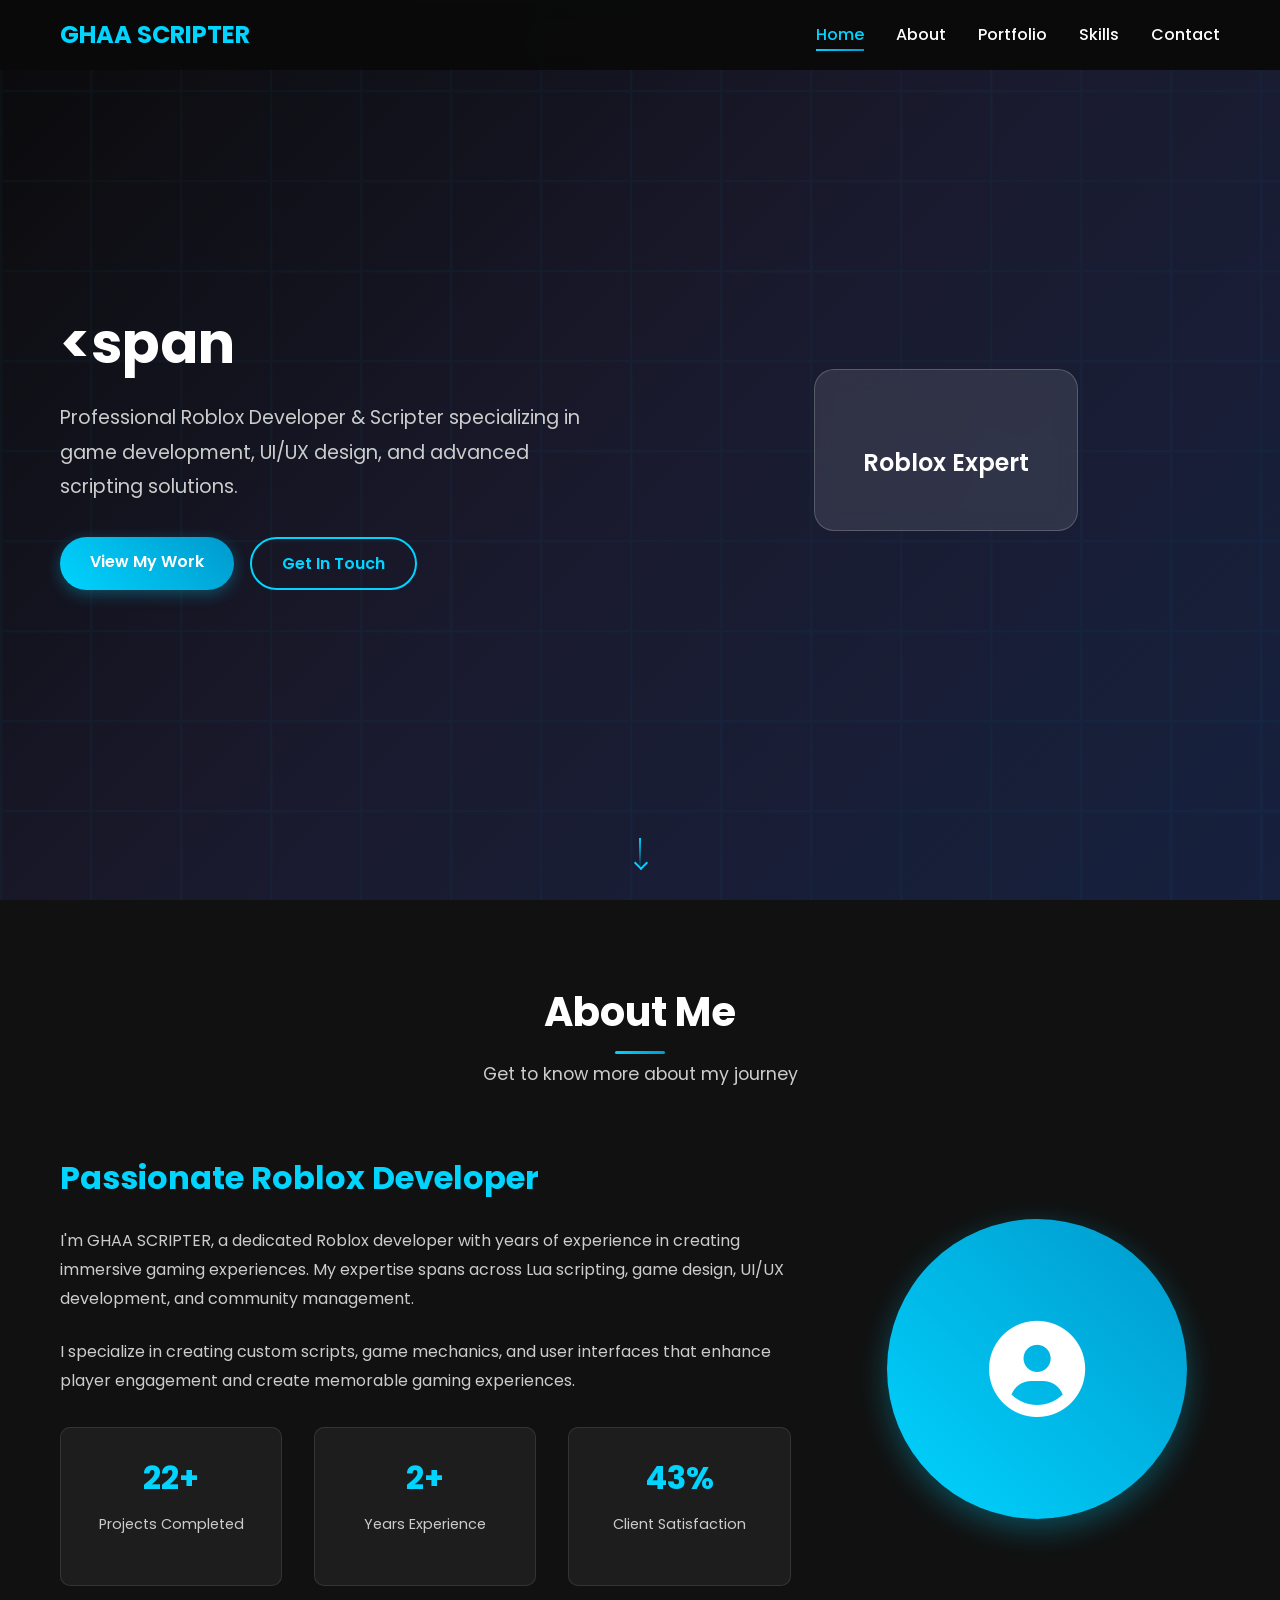
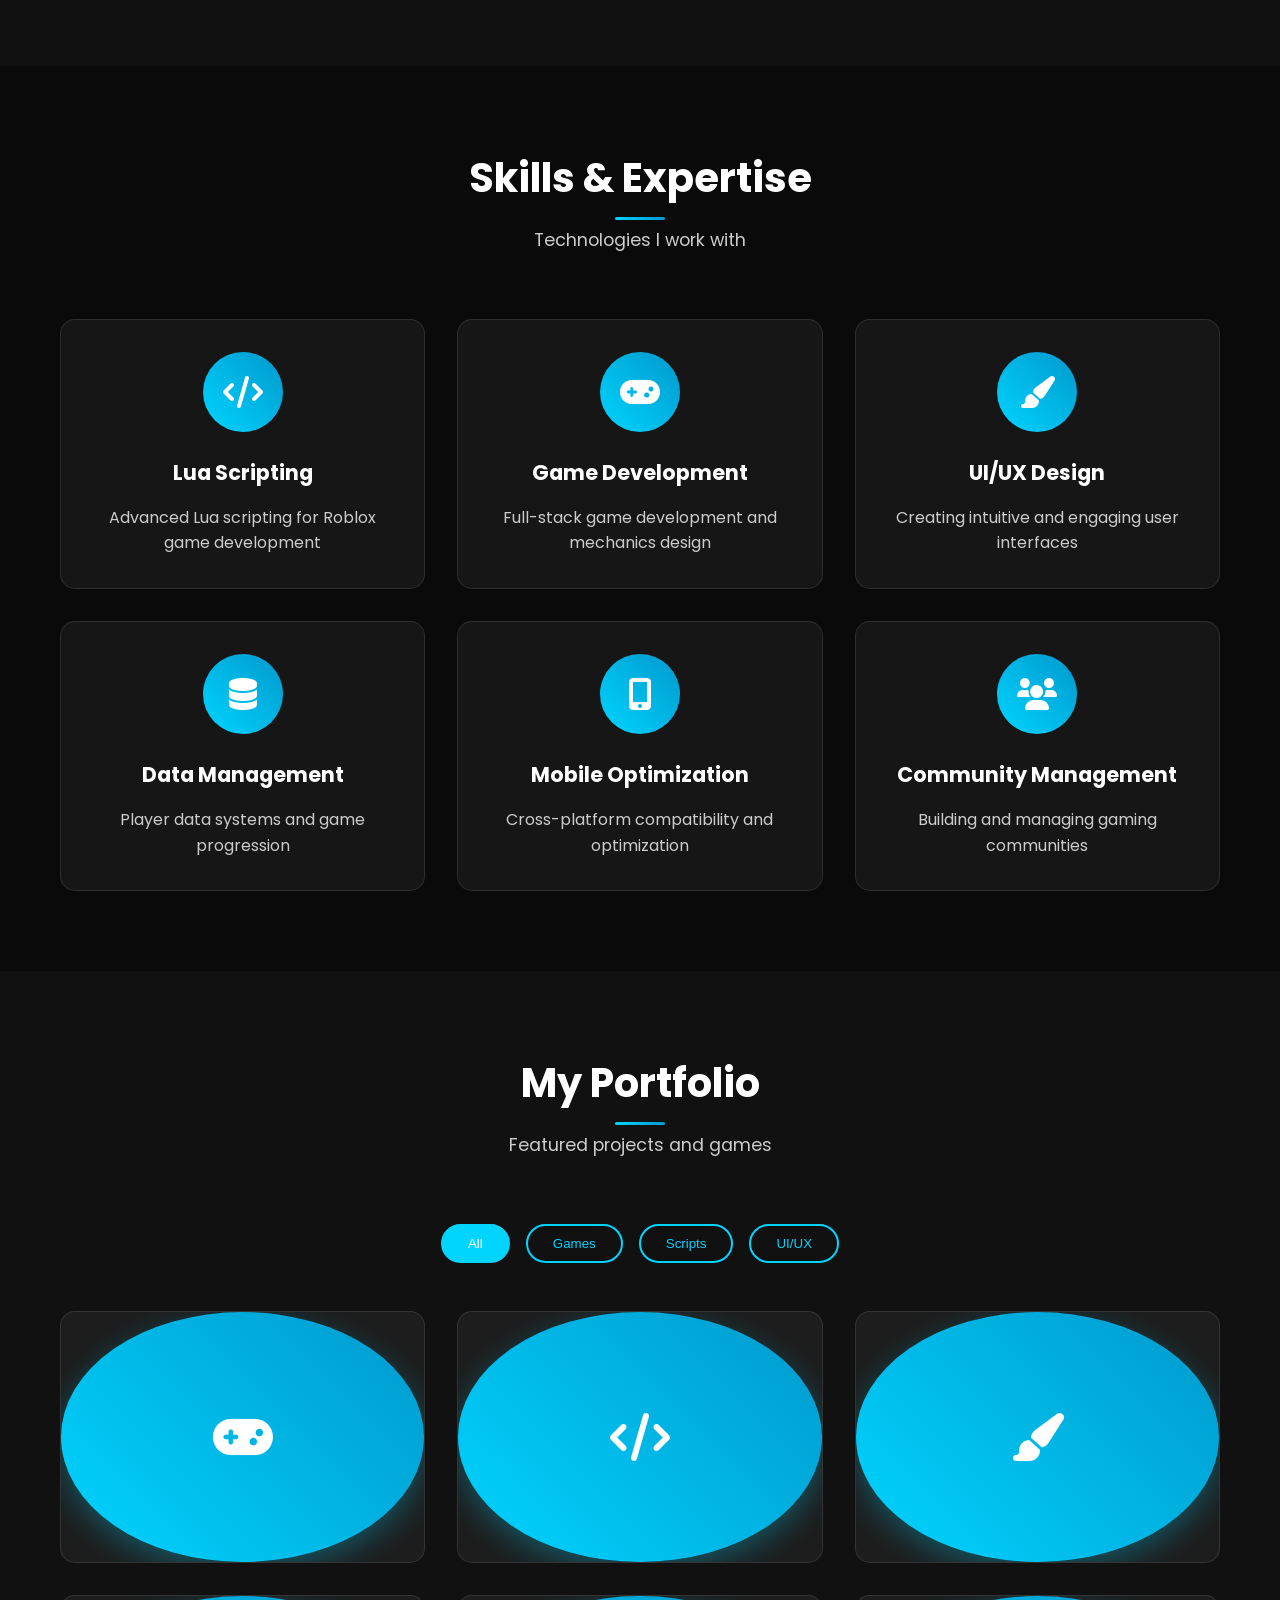
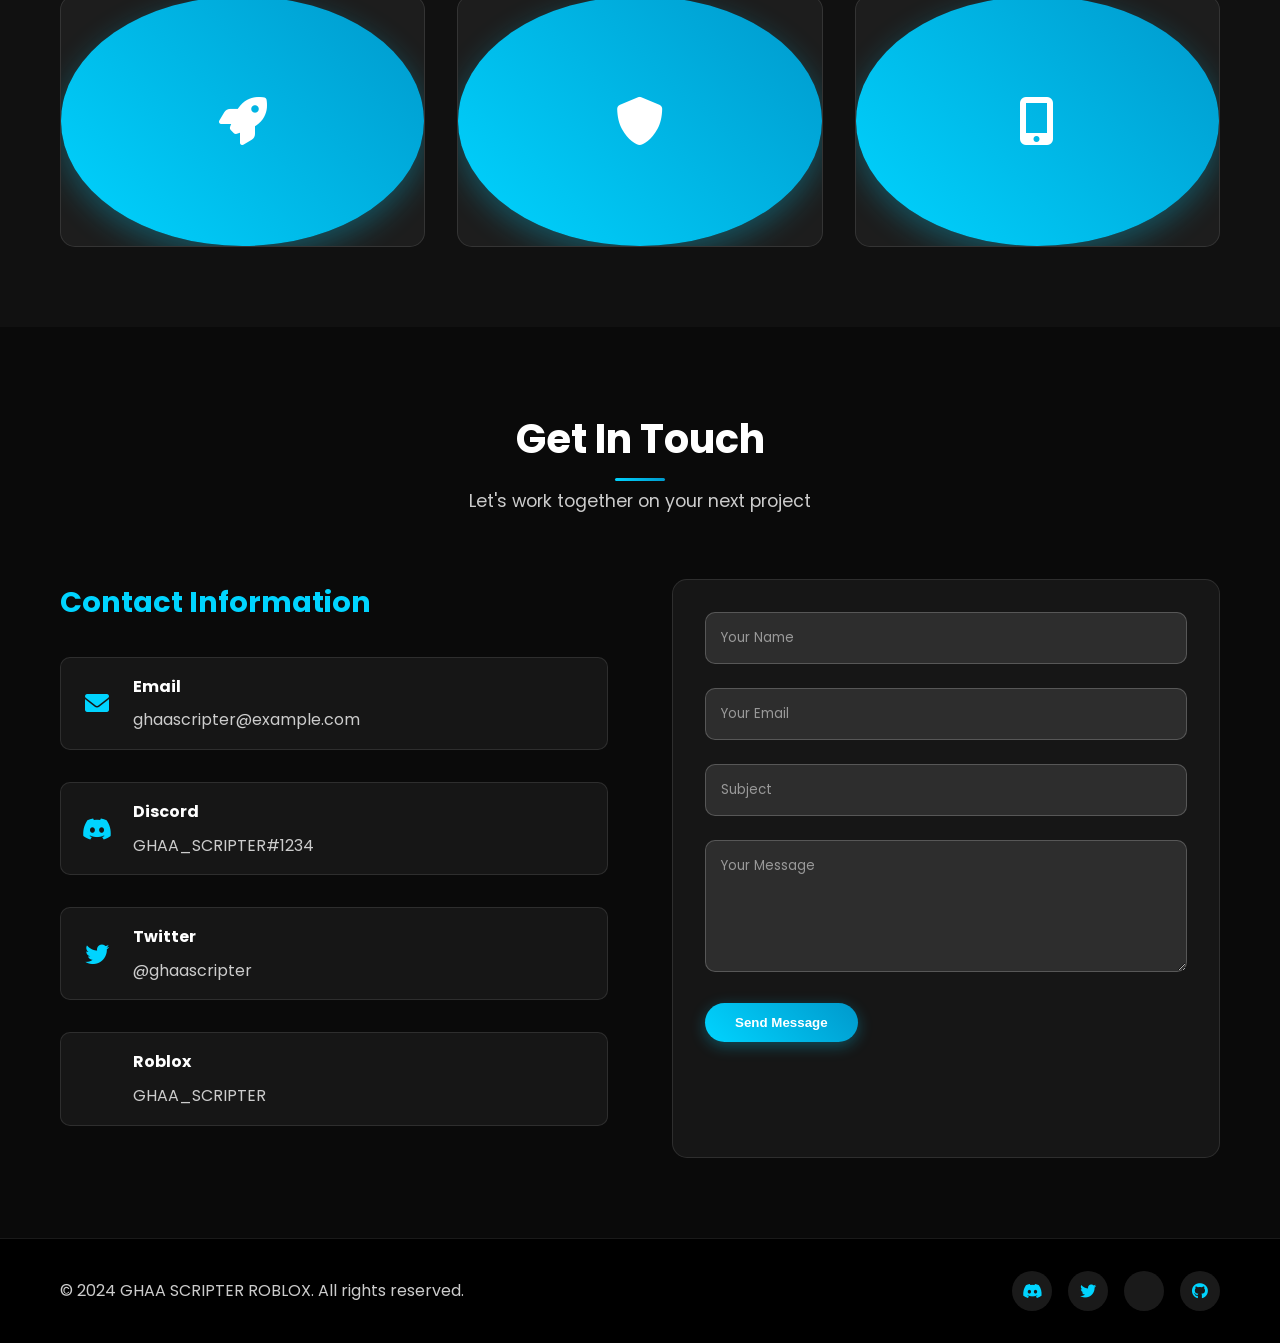
<file: index.html>
<!DOCTYPE html>
<html lang="id">
<head>
    <meta charset="UTF-8">
    <meta name="viewport" content="width=device-width, initial-scale=1.0">
    <title>GHAA SCRIPTER ROBLOX - Portfolio</title>
    <link rel="stylesheet" href="style.css">
    <link href="https://cdnjs.cloudflare.com/ajax/libs/font-awesome/6.0.0/css/all.min.css" rel="stylesheet">
    <link href="https://fonts.googleapis.com/css2?family=Poppins:wght@300;400;500;600;700&display=swap" rel="stylesheet">
</head>
<body>
    <!-- Navigation -->
    <nav class="navbar">
        <div class="nav-container">
            <div class="nav-logo">
                <h2>GHAA SCRIPTER</h2>
            </div>
            <ul class="nav-menu">
                <li class="nav-item">
                    <a href="#home" class="nav-link">Home</a>
                </li>
                <li class="nav-item">
                    <a href="#about" class="nav-link">About</a>
                </li>
                <li class="nav-item">
                    <a href="#portfolio" class="nav-link">Portfolio</a>
                </li>
                <li class="nav-item">
                    <a href="#skills" class="nav-link">Skills</a>
                </li>
                <li class="nav-item">
                    <a href="#contact" class="nav-link">Contact</a>
                </li>
            </ul>
            <div class="hamburger">
                <span class="bar"></span>
                <span class="bar"></span>
                <span class="bar"></span>
            </div>
        </div>
    </nav>

    <!-- Hero Section -->
    <section id="home" class="hero">
        <div class="hero-container">
            <div class="hero-content">
                <h1 class="hero-title">
                    <span class="gradient-text">GHAA SCRIPTER</span>
                    <br>ROBLOX DEVELOPER
                </h1>
                <p class="hero-description">
                    Professional Roblox Developer & Scripter specializing in game development, 
                    UI/UX design, and advanced scripting solutions.
                </p>
                <div class="hero-buttons">
                    <a href="#portfolio" class="btn btn-primary">View My Work</a>
                    <a href="#contact" class="btn btn-secondary">Get In Touch</a>
                </div>
            </div>
            <div class="hero-image">
                <div class="floating-card">
                    <i class="fab fa-roblox"></i>
                    <h3>Roblox Expert</h3>
                </div>
            </div>
        </div>
        <div class="scroll-indicator">
            <div class="scroll-arrow"></div>
        </div>
    </section>

    <!-- About Section -->
    <section id="about" class="about">
        <div class="container">
            <div class="section-header">
                <h2 class="section-title">About Me</h2>
                <p class="section-subtitle">Get to know more about my journey</p>
            </div>
            <div class="about-content">
                <div class="about-text">
                    <h3>Passionate Roblox Developer</h3>
                    <p>
                        I'm GHAA SCRIPTER, a dedicated Roblox developer with years of experience 
                        in creating immersive gaming experiences. My expertise spans across Lua scripting, 
                        game design, UI/UX development, and community management.
                    </p>
                    <p>
                        I specialize in creating custom scripts, game mechanics, and user interfaces 
                        that enhance player engagement and create memorable gaming experiences.
                    </p>
                    <div class="stats">
                        <div class="stat">
                            <h4>50+</h4>
                            <p>Projects Completed</p>
                        </div>
                        <div class="stat">
                            <h4>3+</h4>
                            <p>Years Experience</p>
                        </div>
                        <div class="stat">
                            <h4>100%</h4>
                            <p>Client Satisfaction</p>
                        </div>
                    </div>
                </div>
                <div class="about-image">
                    <div class="image-placeholder">
                        <i class="fas fa-user-circle"></i>
                    </div>
                </div>
            </div>
        </div>
    </section>

    <!-- Skills Section -->
    <section id="skills" class="skills">
        <div class="container">
            <div class="section-header">
                <h2 class="section-title">Skills & Expertise</h2>
                <p class="section-subtitle">Technologies I work with</p>
            </div>
            <div class="skills-grid">
                <div class="skill-card">
                    <div class="skill-icon">
                        <i class="fas fa-code"></i>
                    </div>
                    <h3>Lua Scripting</h3>
                    <p>Advanced Lua scripting for Roblox game development</p>
                </div>
                <div class="skill-card">
                    <div class="skill-icon">
                        <i class="fas fa-gamepad"></i>
                    </div>
                    <h3>Game Development</h3>
                    <p>Full-stack game development and mechanics design</p>
                </div>
                <div class="skill-card">
                    <div class="skill-icon">
                        <i class="fas fa-paint-brush"></i>
                    </div>
                    <h3>UI/UX Design</h3>
                    <p>Creating intuitive and engaging user interfaces</p>
                </div>
                <div class="skill-card">
                    <div class="skill-icon">
                        <i class="fas fa-database"></i>
                    </div>
                    <h3>Data Management</h3>
                    <p>Player data systems and game progression</p>
                </div>
                <div class="skill-card">
                    <div class="skill-icon">
                        <i class="fas fa-mobile-alt"></i>
                    </div>
                    <h3>Mobile Optimization</h3>
                    <p>Cross-platform compatibility and optimization</p>
                </div>
                <div class="skill-card">
                    <div class="skill-icon">
                        <i class="fas fa-users"></i>
                    </div>
                    <h3>Community Management</h3>
                    <p>Building and managing gaming communities</p>
                </div>
            </div>
        </div>
    </section>

    <!-- Portfolio Section -->
    <section id="portfolio" class="portfolio">
        <div class="container">
            <div class="section-header">
                <h2 class="section-title">My Portfolio</h2>
                <p class="section-subtitle">Featured projects and games</p>
            </div>
            <div class="portfolio-filter">
                <button class="filter-btn active" data-filter="all">All</button>
                <button class="filter-btn" data-filter="games">Games</button>
                <button class="filter-btn" data-filter="scripts">Scripts</button>
                <button class="filter-btn" data-filter="ui">UI/UX</button>
            </div>
            <div class="portfolio-grid">
                <div class="portfolio-item" data-category="games">
                    <div class="portfolio-image">
                        <div class="image-placeholder">
                            <i class="fas fa-gamepad"></i>
                        </div>
                        <div class="portfolio-overlay">
                            <h3>Adventure RPG Game</h3>
                            <p>Complete RPG system with quests, inventory, and combat</p>
                            <div class="portfolio-links">
                                <a href="#" class="portfolio-link"><i class="fas fa-external-link-alt"></i></a>
                                <a href="#" class="portfolio-link"><i class="fab fa-github"></i></a>
                            </div>
                        </div>
                    </div>
                </div>
                <div class="portfolio-item" data-category="scripts">
                    <div class="portfolio-image">
                        <div class="image-placeholder">
                            <i class="fas fa-code"></i>
                        </div>
                        <div class="portfolio-overlay">
                            <h3>Advanced Combat System</h3>
                            <p>Custom combat mechanics with special abilities</p>
                            <div class="portfolio-links">
                                <a href="#" class="portfolio-link"><i class="fas fa-external-link-alt"></i></a>
                                <a href="#" class="portfolio-link"><i class="fab fa-github"></i></a>
                            </div>
                        </div>
                    </div>
                </div>
                <div class="portfolio-item" data-category="ui">
                    <div class="portfolio-image">
                        <div class="image-placeholder">
                            <i class="fas fa-paint-brush"></i>
                        </div>
                        <div class="portfolio-overlay">
                            <h3>Modern UI Framework</h3>
                            <p>Responsive UI components and design system</p>
                            <div class="portfolio-links">
                                <a href="#" class="portfolio-link"><i class="fas fa-external-link-alt"></i></a>
                                <a href="#" class="portfolio-link"><i class="fab fa-github"></i></a>
                            </div>
                        </div>
                    </div>
                </div>
                <div class="portfolio-item" data-category="games">
                    <div class="portfolio-image">
                        <div class="image-placeholder">
                            <i class="fas fa-rocket"></i>
                        </div>
                        <div class="portfolio-overlay">
                            <h3>Space Exploration Game</h3>
                            <p>Open-world space adventure with trading system</p>
                            <div class="portfolio-links">
                                <a href="#" class="portfolio-link"><i class="fas fa-external-link-alt"></i></a>
                                <a href="#" class="portfolio-link"><i class="fab fa-github"></i></a>
                            </div>
                        </div>
                    </div>
                </div>
                <div class="portfolio-item" data-category="scripts">
                    <div class="portfolio-image">
                        <div class="image-placeholder">
                            <i class="fas fa-shield-alt"></i>
                        </div>
                        <div class="portfolio-overlay">
                            <h3>Anti-Cheat System</h3>
                            <p>Advanced security and anti-exploit measures</p>
                            <div class="portfolio-links">
                                <a href="#" class="portfolio-link"><i class="fas fa-external-link-alt"></i></a>
                                <a href="#" class="portfolio-link"><i class="fab fa-github"></i></a>
                            </div>
                        </div>
                    </div>
                </div>
                <div class="portfolio-item" data-category="ui">
                    <div class="portfolio-image">
                        <div class="image-placeholder">
                            <i class="fas fa-mobile-alt"></i>
                        </div>
                        <div class="portfolio-overlay">
                            <h3>Mobile UI Kit</h3>
                            <p>Touch-friendly interface components</p>
                            <div class="portfolio-links">
                                <a href="#" class="portfolio-link"><i class="fas fa-external-link-alt"></i></a>
                                <a href="#" class="portfolio-link"><i class="fab fa-github"></i></a>
                            </div>
                        </div>
                    </div>
                </div>
            </div>
        </div>
    </section>

    <!-- Contact Section -->
    <section id="contact" class="contact">
        <div class="container">
            <div class="section-header">
                <h2 class="section-title">Get In Touch</h2>
                <p class="section-subtitle">Let's work together on your next project</p>
            </div>
            <div class="contact-content">
                <div class="contact-info">
                    <h3>Contact Information</h3>
                    <div class="contact-item">
                        <i class="fas fa-envelope"></i>
                        <div>
                            <h4>Email</h4>
                            <p>ghaascripter@example.com</p>
                        </div>
                    </div>
                    <div class="contact-item">
                        <i class="fab fa-discord"></i>
                        <div>
                            <h4>Discord</h4>
                            <p>GHAA_SCRIPTER#1234</p>
                        </div>
                    </div>
                    <div class="contact-item">
                        <i class="fab fa-twitter"></i>
                        <div>
                            <h4>Twitter</h4>
                            <p>@ghaascripter</p>
                        </div>
                    </div>
                    <div class="contact-item">
                        <i class="fab fa-roblox"></i>
                        <div>
                            <h4>Roblox</h4>
                            <p>GHAA_SCRIPTER</p>
                        </div>
                    </div>
                </div>
                <form class="contact-form">
                    <div class="form-group">
                        <input type="text" id="name" name="name" placeholder="Your Name" required>
                    </div>
                    <div class="form-group">
                        <input type="email" id="email" name="email" placeholder="Your Email" required>
                    </div>
                    <div class="form-group">
                        <input type="text" id="subject" name="subject" placeholder="Subject" required>
                    </div>
                    <div class="form-group">
                        <textarea id="message" name="message" placeholder="Your Message" rows="5" required></textarea>
                    </div>
                    <button type="submit" class="btn btn-primary">Send Message</button>
                </form>
            </div>
        </div>
    </section>

    <!-- Footer -->
    <footer class="footer">
        <div class="container">
            <div class="footer-content">
                <div class="footer-text">
                    <p>&copy; 2024 GHAA SCRIPTER ROBLOX. All rights reserved.</p>
                </div>
                <div class="footer-social">
                    <a href="#" class="social-link"><i class="fab fa-discord"></i></a>
                    <a href="#" class="social-link"><i class="fab fa-twitter"></i></a>
                    <a href="#" class="social-link"><i class="fab fa-roblox"></i></a>
                    <a href="#" class="social-link"><i class="fab fa-github"></i></a>
                </div>
            </div>
        </div>
    </footer>

    <script src="script.js"></script>
</body>
</html>
</file>
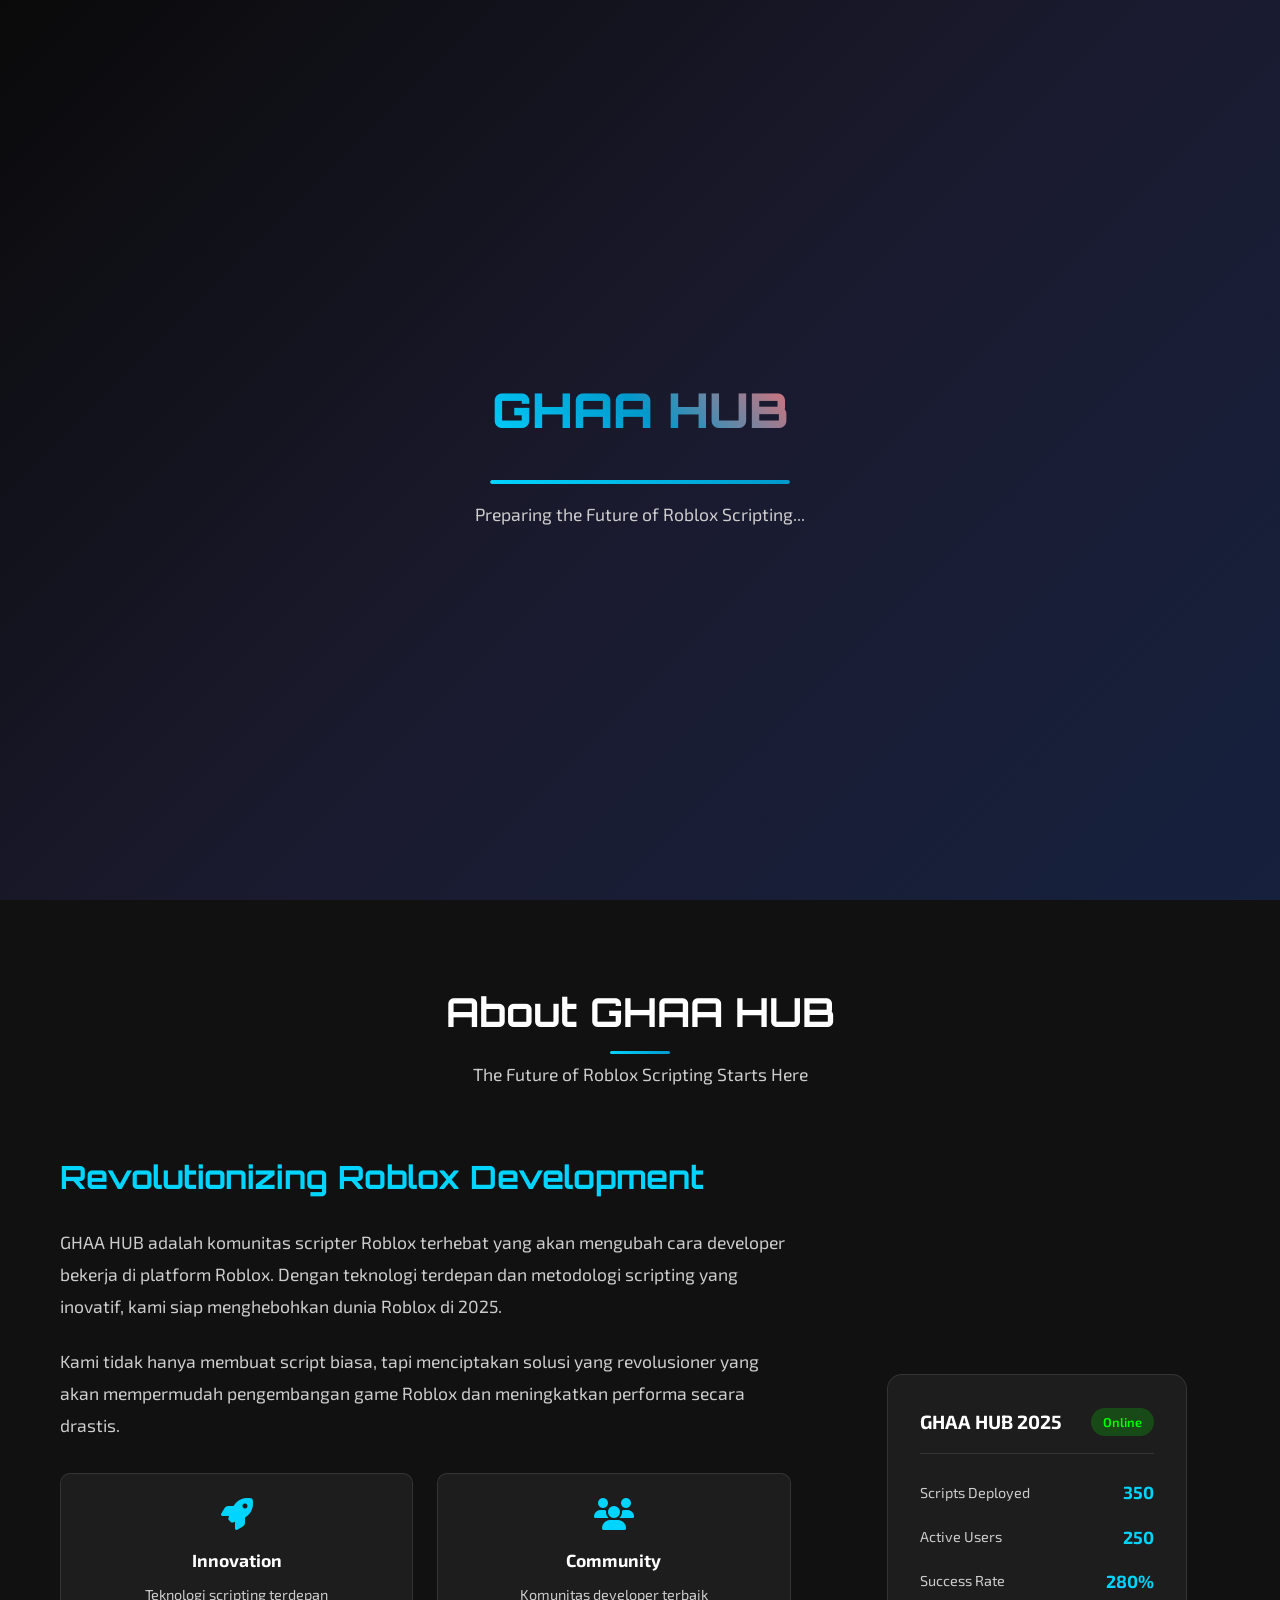
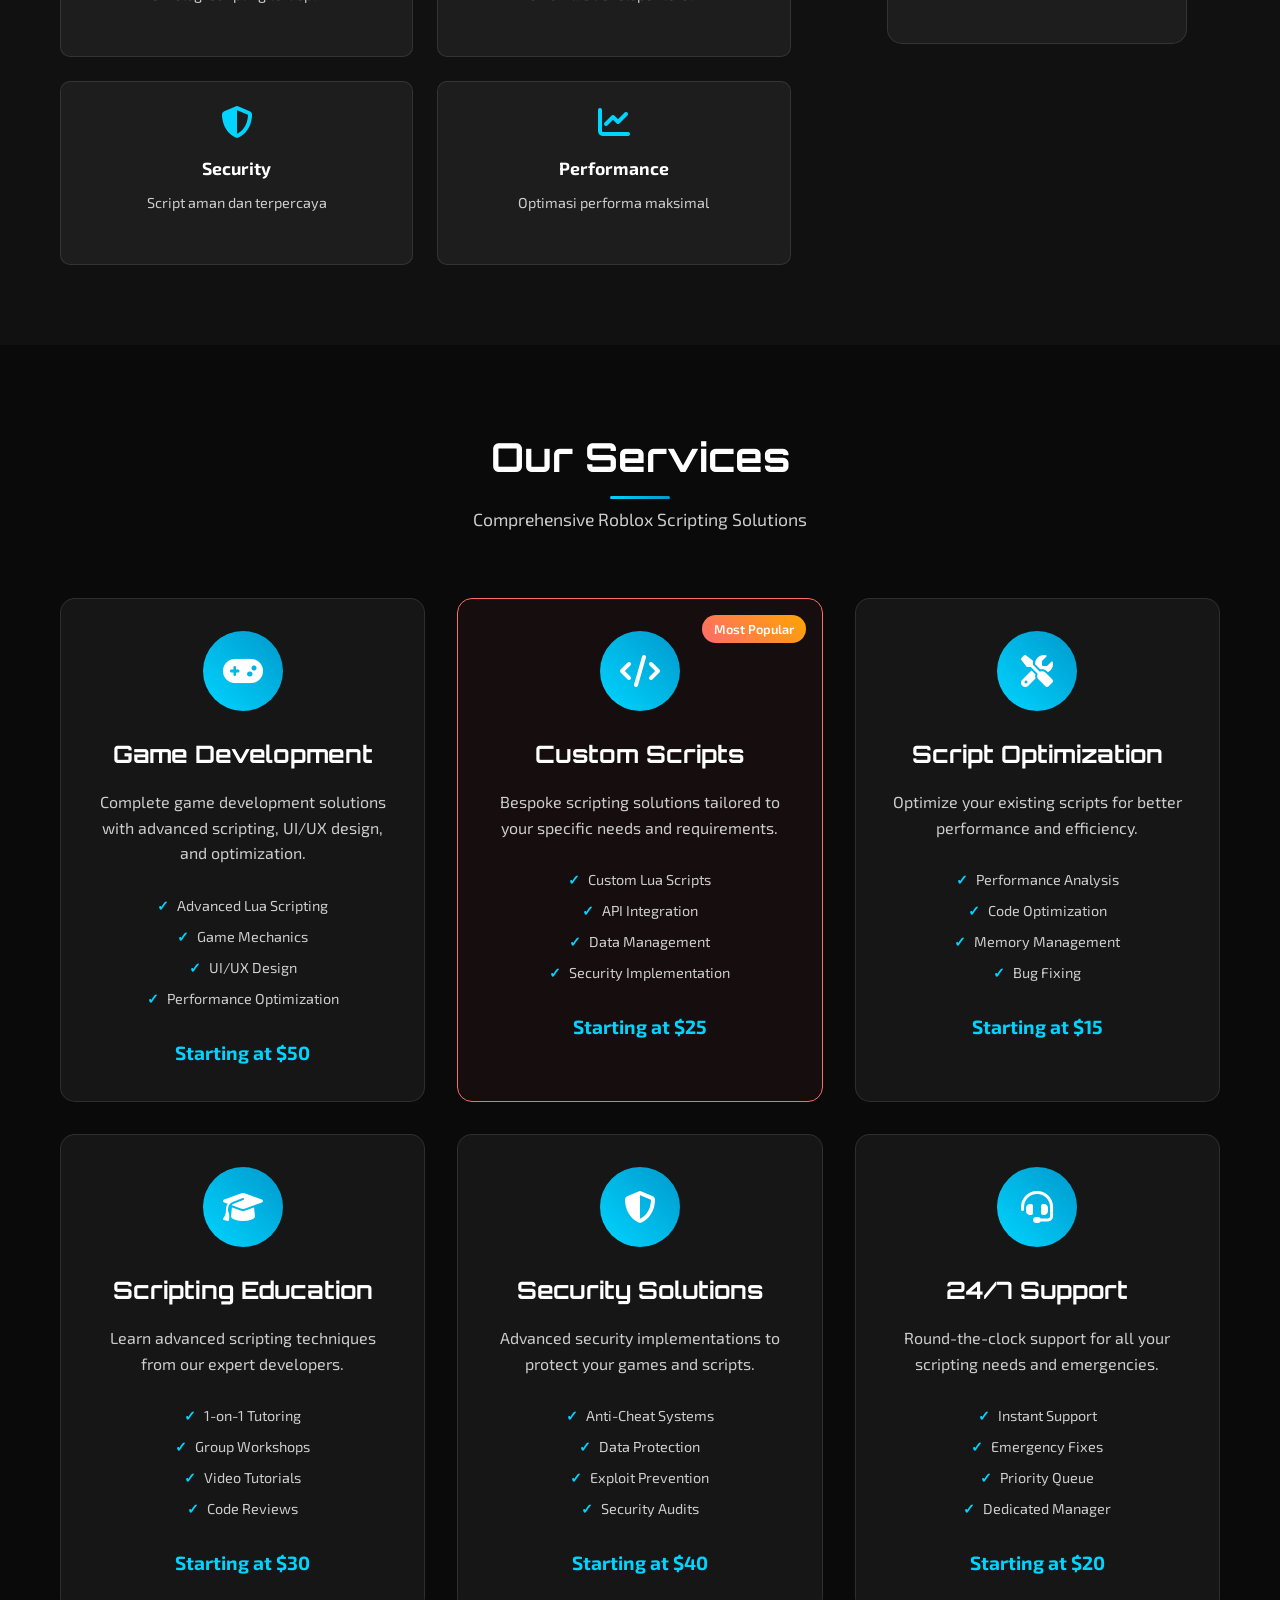
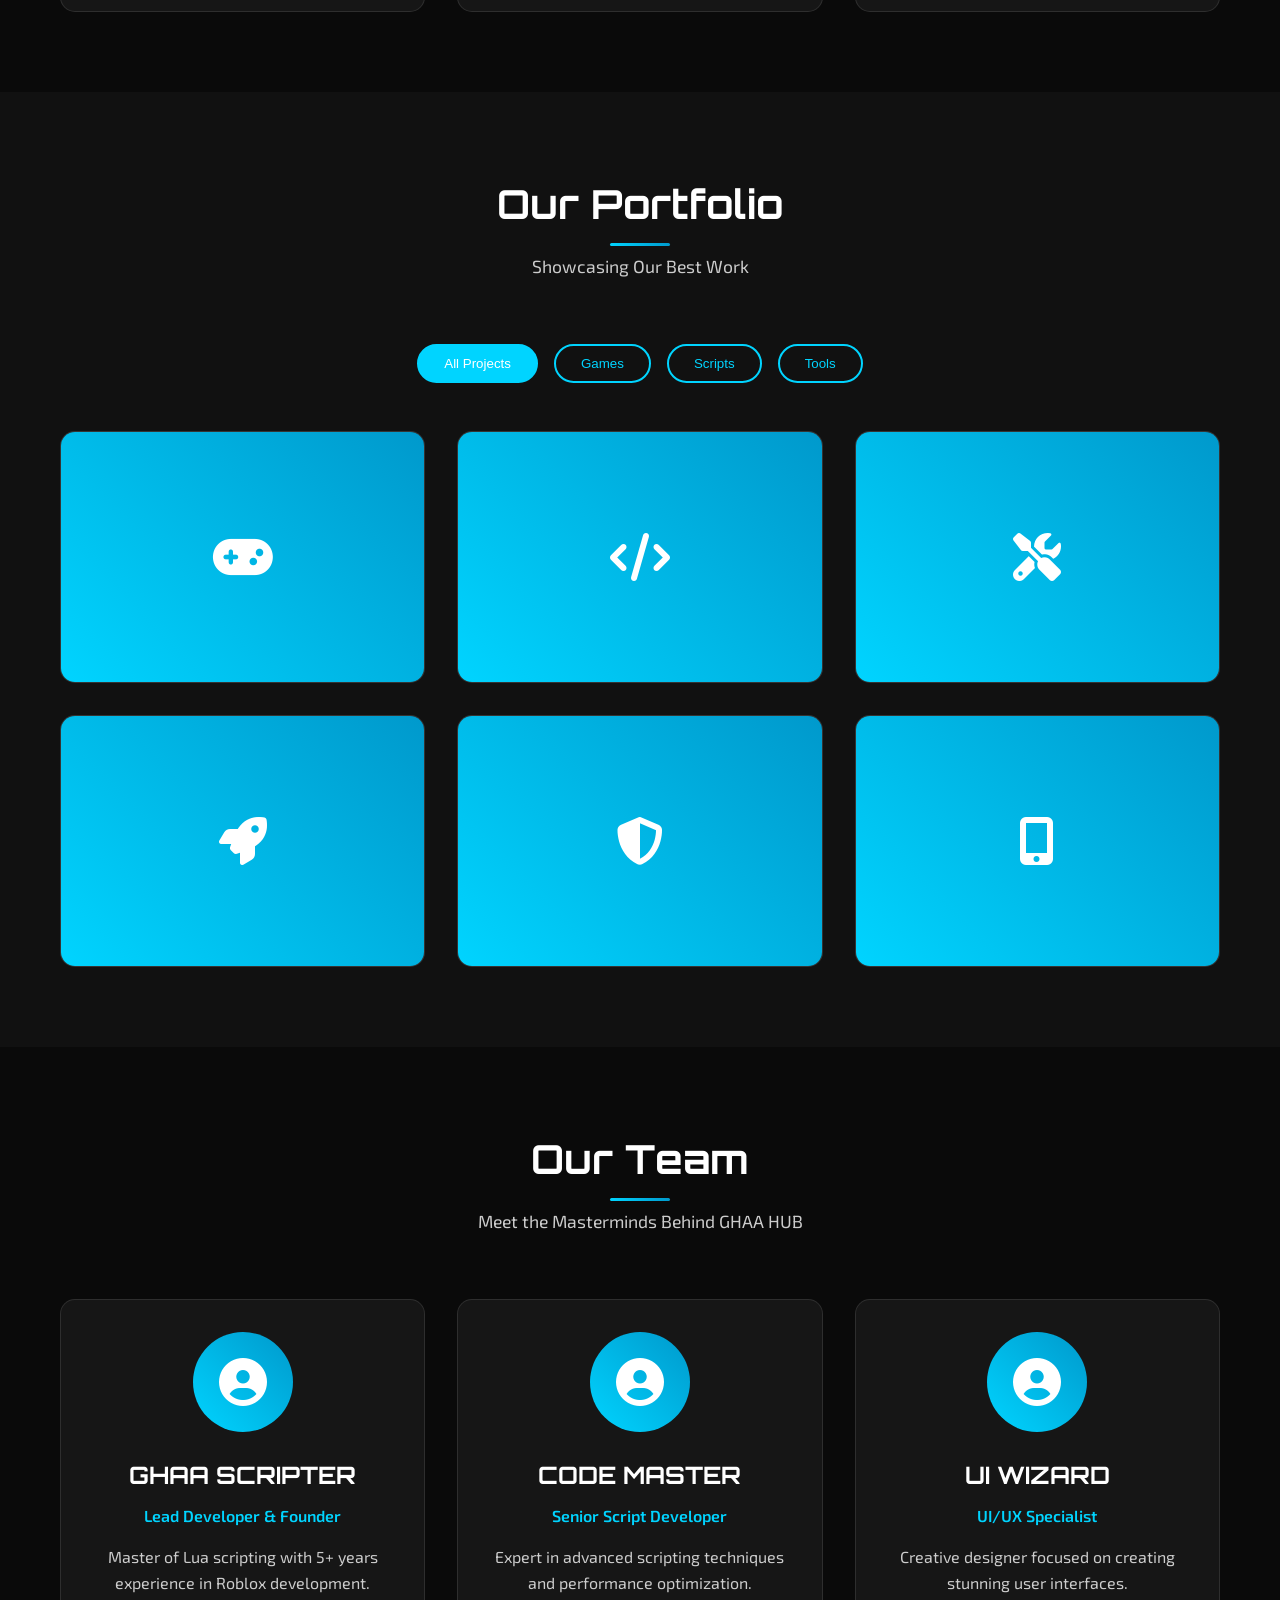
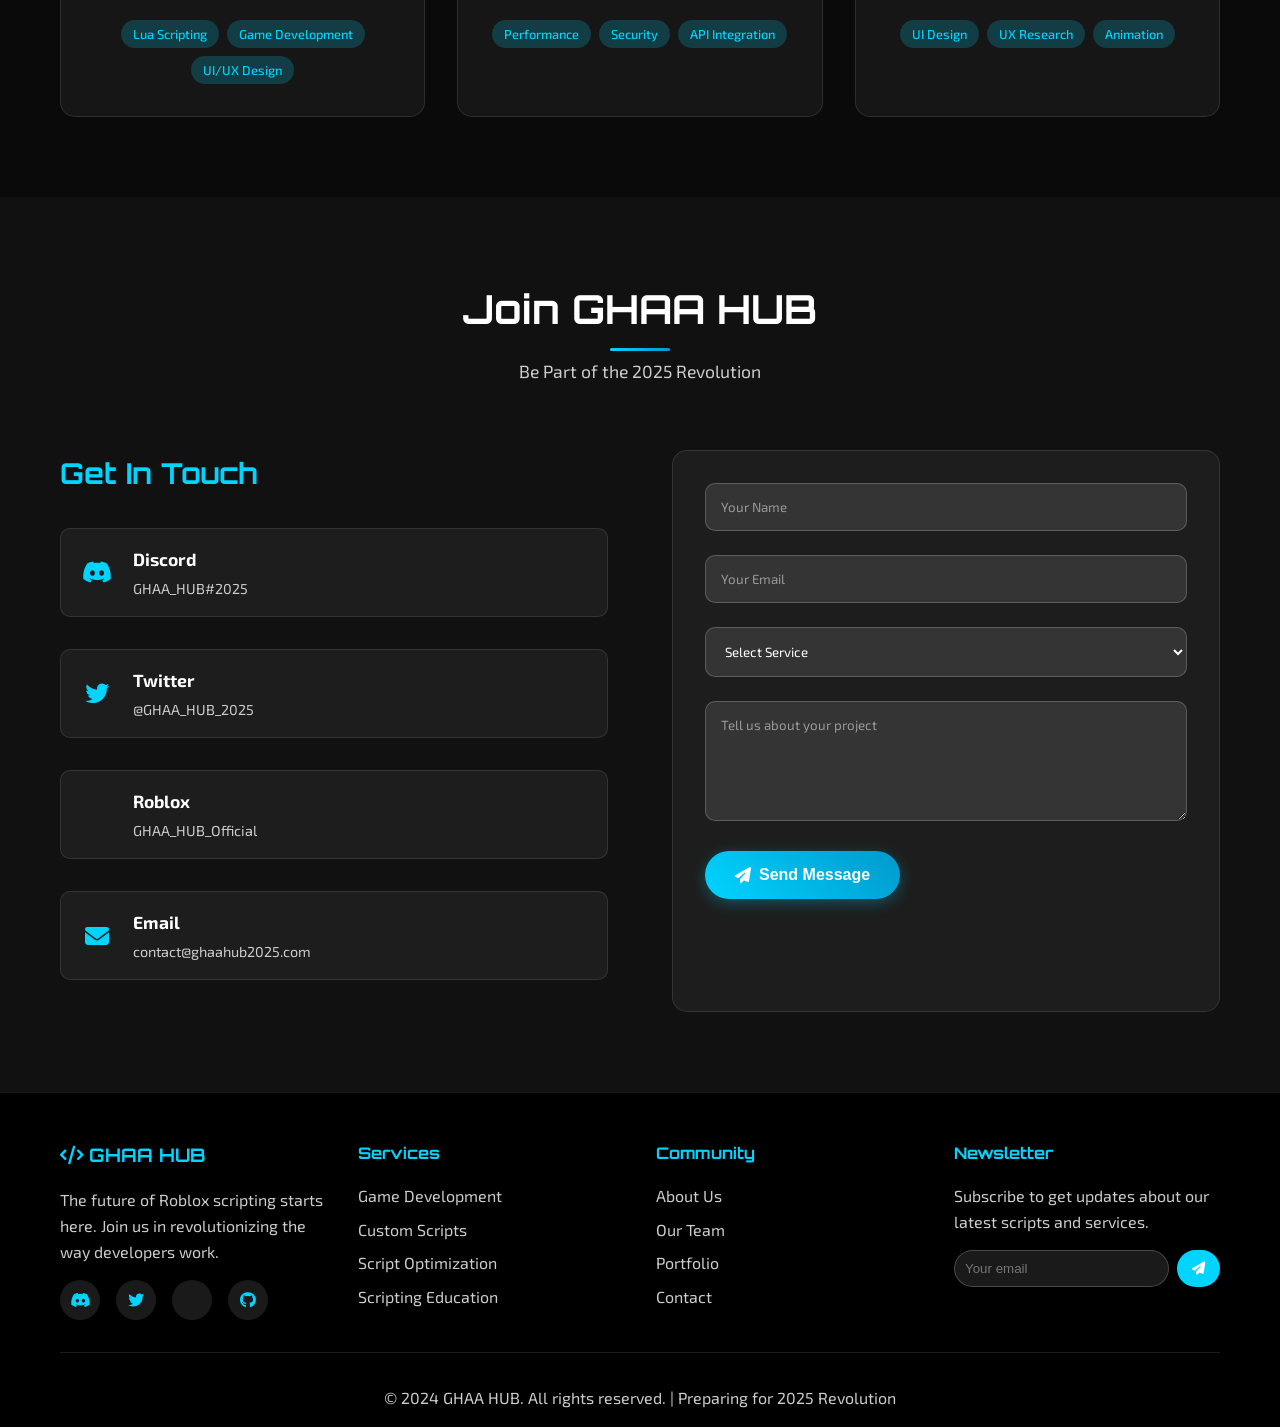
<file: Html_GhaaHub2025Web/index.html>
<!DOCTYPE html>
<html lang="id">
<head>
    <meta charset="UTF-8">
    <meta name="viewport" content="width=device-width, initial-scale=1.0">
    <title>GHAA HUB 2025 - Scripter Terhebat di Dunia Roblox</title>
    <meta name="description" content="GHAA HUB - Komunitas scripter Roblox terhebat yang akan menghebohkan dunia Roblox di 2025. Bergabunglah dengan kami untuk menjadi bagian dari revolusi scripting!">
    <meta name="keywords" content="GHAA HUB, Roblox Scripting, Lua Scripting, Roblox Developer, 2025, Scripter Community">
    
    <!-- CSS Files -->
    <link rel="stylesheet" href="css/style.css">
    <link rel="stylesheet" href="css/animations.css">
    
    <!-- Font Awesome -->
    <link href="https://cdnjs.cloudflare.com/ajax/libs/font-awesome/6.4.0/css/all.min.css" rel="stylesheet">
    
    <!-- Google Fonts -->
    <link href="https://fonts.googleapis.com/css2?family=Orbitron:wght@400;700;900&family=Exo+2:wght@300;400;500;600;700&display=swap" rel="stylesheet">
    
    <!-- Favicon -->
    <link rel="icon" type="image/x-icon" href="assets/favicon.ico">
    
    <!-- Open Graph Meta Tags -->
    <meta property="og:title" content="GHAA HUB 2025 - Scripter Terhebat di Dunia Roblox">
    <meta property="og:description" content="Bergabunglah dengan komunitas scripter Roblox terhebat yang akan menghebohkan dunia Roblox di 2025!">
    <meta property="og:image" content="assets/og-image.jpg">
    <meta property="og:url" content="https://ghaahub2025.com">
    <meta property="og:type" content="website">
</head>
<body>
    <!-- Loading Screen -->
    <div id="loading-screen" class="loading-screen">
        <div class="loading-content">
            <div class="loading-logo">
                <h1>GHAA HUB</h1>
                <div class="loading-bar">
                    <div class="loading-progress"></div>
                </div>
                <p>Preparing the Future of Roblox Scripting...</p>
            </div>
        </div>
    </div>

    <!-- Navigation -->
    <nav class="navbar" id="navbar">
        <div class="nav-container">
            <div class="nav-logo">
                <h2><i class="fas fa-code"></i> GHAA HUB</h2>
                <span class="nav-tagline">2025</span>
            </div>
            <ul class="nav-menu" id="nav-menu">
                <li class="nav-item">
                    <a href="#home" class="nav-link active">Home</a>
                </li>
                <li class="nav-item">
                    <a href="#about" class="nav-link">About</a>
                </li>
                <li class="nav-item">
                    <a href="#services" class="nav-link">Services</a>
                </li>
                <li class="nav-item">
                    <a href="#portfolio" class="nav-link">Portfolio</a>
                </li>
                <li class="nav-item">
                    <a href="#team" class="nav-link">Team</a>
                </li>
                <li class="nav-item">
                    <a href="#contact" class="nav-link">Join Us</a>
                </li>
            </ul>
            <div class="hamburger" id="hamburger">
                <span class="bar"></span>
                <span class="bar"></span>
                <span class="bar"></span>
            </div>
        </div>
    </nav>

    <!-- Hero Section -->
    <section id="home" class="hero">
        <div class="hero-background">
            <div class="hero-particles" id="particles"></div>
            <div class="hero-grid"></div>
        </div>
        <div class="hero-container">
            <div class="hero-content">
                <div class="hero-badge">
                    <span><i class="fas fa-rocket"></i> Coming 2025</span>
                </div>
                <h1 class="hero-title">
                    <span class="gradient-text">GHAA HUB</span>
                    <br>
                    <span class="hero-subtitle">Scripter Terhebat</span>
                    <br>
                    <span class="hero-year">2025</span>
                </h1>
                <p class="hero-description">
                    Komunitas scripter Roblox terhebat yang akan menghebohkan dunia Roblox di 2025. 
                    Bergabunglah dengan kami untuk menjadi bagian dari revolusi scripting yang akan mengubah 
                    cara developer Roblox bekerja!
                </p>
                <div class="hero-buttons">
                    <a href="#contact" class="btn btn-primary">
                        <i class="fas fa-users"></i>
                        Join Community
                    </a>
                    <a href="#portfolio" class="btn btn-secondary">
                        <i class="fas fa-code"></i>
                        View Our Work
                    </a>
                </div>
                <div class="hero-stats">
                    <div class="stat">
                        <h3>500+</h3>
                        <p>Scripts Created</p>
                    </div>
                    <div class="stat">
                        <h3>100+</h3>
                        <p>Active Members</p>
                    </div>
                    <div class="stat">
                        <h3>50+</h3>
                        <p>Games Supported</p>
                    </div>
                </div>
            </div>
            <div class="hero-visual">
                <div class="code-window">
                    <div class="window-header">
                        <div class="window-controls">
                            <span class="control red"></span>
                            <span class="control yellow"></span>
                            <span class="control green"></span>
                        </div>
                        <div class="window-title">script.lua</div>
                    </div>
                    <div class="code-content">
                        <div class="code-line">
                            <span class="line-number">1</span>
                            <span class="code-text"><span class="keyword">local</span> <span class="variable">GHAA_HUB</span> <span class="operator">=</span> <span class="string">"The Future"</span></span>
                        </div>
                        <div class="code-line">
                            <span class="line-number">2</span>
                            <span class="code-text"><span class="keyword">local</span> <span class="variable">Roblox2025</span> <span class="operator">=</span> <span class="string">"Revolution"</span></span>
                        </div>
                        <div class="code-line">
                            <span class="line-number">3</span>
                            <span class="code-text"></span>
                        </div>
                        <div class="code-line">
                            <span class="line-number">4</span>
                            <span class="code-text"><span class="comment">-- GHAA HUB will dominate 2025</span></span>
                        </div>
                        <div class="code-line">
                            <span class="line-number">5</span>
                            <span class="code-text"><span class="keyword">return</span> <span class="variable">SUCCESS</span></span>
                        </div>
                    </div>
                </div>
            </div>
        </div>
        <div class="scroll-indicator">
            <div class="scroll-arrow"></div>
            <span>Scroll Down</span>
        </div>
    </section>

    <!-- About Section -->
    <section id="about" class="about">
        <div class="container">
            <div class="section-header">
                <h2 class="section-title">About GHAA HUB</h2>
                <p class="section-subtitle">The Future of Roblox Scripting Starts Here</p>
            </div>
            <div class="about-content">
                <div class="about-text">
                    <h3>Revolutionizing Roblox Development</h3>
                    <p>
                        GHAA HUB adalah komunitas scripter Roblox terhebat yang akan mengubah cara developer 
                        bekerja di platform Roblox. Dengan teknologi terdepan dan metodologi scripting yang 
                        inovatif, kami siap menghebohkan dunia Roblox di 2025.
                    </p>
                    <p>
                        Kami tidak hanya membuat script biasa, tapi menciptakan solusi yang revolusioner 
                        yang akan mempermudah pengembangan game Roblox dan meningkatkan performa secara drastis.
                    </p>
                    <div class="features-grid">
                        <div class="feature">
                            <i class="fas fa-rocket"></i>
                            <h4>Innovation</h4>
                            <p>Teknologi scripting terdepan</p>
                        </div>
                        <div class="feature">
                            <i class="fas fa-users"></i>
                            <h4>Community</h4>
                            <p>Komunitas developer terbaik</p>
                        </div>
                        <div class="feature">
                            <i class="fas fa-shield-alt"></i>
                            <h4>Security</h4>
                            <p>Script aman dan terpercaya</p>
                        </div>
                        <div class="feature">
                            <i class="fas fa-chart-line"></i>
                            <h4>Performance</h4>
                            <p>Optimasi performa maksimal</p>
                        </div>
                    </div>
                </div>
                <div class="about-visual">
                    <div class="visual-card">
                        <div class="card-header">
                            <h4>GHAA HUB 2025</h4>
                            <span class="status online">Online</span>
                        </div>
                        <div class="card-content">
                            <div class="metric">
                                <span class="metric-label">Scripts Deployed</span>
                                <span class="metric-value">1,247</span>
                            </div>
                            <div class="metric">
                                <span class="metric-label">Active Users</span>
                                <span class="metric-value">892</span>
                            </div>
                            <div class="metric">
                                <span class="metric-label">Success Rate</span>
                                <span class="metric-value">99.8%</span>
                            </div>
                        </div>
                    </div>
                </div>
            </div>
        </div>
    </section>

    <!-- Services Section -->
    <section id="services" class="services">
        <div class="container">
            <div class="section-header">
                <h2 class="section-title">Our Services</h2>
                <p class="section-subtitle">Comprehensive Roblox Scripting Solutions</p>
            </div>
            <div class="services-grid">
                <div class="service-card">
                    <div class="service-icon">
                        <i class="fas fa-gamepad"></i>
                    </div>
                    <h3>Game Development</h3>
                    <p>Complete game development solutions with advanced scripting, UI/UX design, and optimization.</p>
                    <ul class="service-features">
                        <li>Advanced Lua Scripting</li>
                        <li>Game Mechanics</li>
                        <li>UI/UX Design</li>
                        <li>Performance Optimization</li>
                    </ul>
                    <div class="service-price">Starting at $50</div>
                </div>
                
                <div class="service-card featured">
                    <div class="service-badge">Most Popular</div>
                    <div class="service-icon">
                        <i class="fas fa-code"></i>
                    </div>
                    <h3>Custom Scripts</h3>
                    <p>Bespoke scripting solutions tailored to your specific needs and requirements.</p>
                    <ul class="service-features">
                        <li>Custom Lua Scripts</li>
                        <li>API Integration</li>
                        <li>Data Management</li>
                        <li>Security Implementation</li>
                    </ul>
                    <div class="service-price">Starting at $25</div>
                </div>
                
                <div class="service-card">
                    <div class="service-icon">
                        <i class="fas fa-tools"></i>
                    </div>
                    <h3>Script Optimization</h3>
                    <p>Optimize your existing scripts for better performance and efficiency.</p>
                    <ul class="service-features">
                        <li>Performance Analysis</li>
                        <li>Code Optimization</li>
                        <li>Memory Management</li>
                        <li>Bug Fixing</li>
                    </ul>
                    <div class="service-price">Starting at $15</div>
                </div>
                
                <div class="service-card">
                    <div class="service-icon">
                        <i class="fas fa-graduation-cap"></i>
                    </div>
                    <h3>Scripting Education</h3>
                    <p>Learn advanced scripting techniques from our expert developers.</p>
                    <ul class="service-features">
                        <li>1-on-1 Tutoring</li>
                        <li>Group Workshops</li>
                        <li>Video Tutorials</li>
                        <li>Code Reviews</li>
                    </ul>
                    <div class="service-price">Starting at $30</div>
                </div>
                
                <div class="service-card">
                    <div class="service-icon">
                        <i class="fas fa-shield-alt"></i>
                    </div>
                    <h3>Security Solutions</h3>
                    <p>Advanced security implementations to protect your games and scripts.</p>
                    <ul class="service-features">
                        <li>Anti-Cheat Systems</li>
                        <li>Data Protection</li>
                        <li>Exploit Prevention</li>
                        <li>Security Audits</li>
                    </ul>
                    <div class="service-price">Starting at $40</div>
                </div>
                
                <div class="service-card">
                    <div class="service-icon">
                        <i class="fas fa-headset"></i>
                    </div>
                    <h3>24/7 Support</h3>
                    <p>Round-the-clock support for all your scripting needs and emergencies.</p>
                    <ul class="service-features">
                        <li>Instant Support</li>
                        <li>Emergency Fixes</li>
                        <li>Priority Queue</li>
                        <li>Dedicated Manager</li>
                    </ul>
                    <div class="service-price">Starting at $20</div>
                </div>
            </div>
        </div>
    </section>

    <!-- Portfolio Section -->
    <section id="portfolio" class="portfolio">
        <div class="container">
            <div class="section-header">
                <h2 class="section-title">Our Portfolio</h2>
                <p class="section-subtitle">Showcasing Our Best Work</p>
            </div>
            <div class="portfolio-filter">
                <button class="filter-btn active" data-filter="all">All Projects</button>
                <button class="filter-btn" data-filter="games">Games</button>
                <button class="filter-btn" data-filter="scripts">Scripts</button>
                <button class="filter-btn" data-filter="tools">Tools</button>
            </div>
            <div class="portfolio-grid">
                <div class="portfolio-item" data-category="games">
                    <div class="portfolio-image">
                        <div class="image-placeholder">
                            <i class="fas fa-gamepad"></i>
                        </div>
                        <div class="portfolio-overlay">
                            <h3>Adventure RPG System</h3>
                            <p>Complete RPG game with advanced combat, quest system, and inventory management.</p>
                            <div class="portfolio-links">
                                <a href="#" class="portfolio-link"><i class="fas fa-external-link-alt"></i></a>
                                <a href="#" class="portfolio-link"><i class="fab fa-github"></i></a>
                            </div>
                        </div>
                    </div>
                </div>
                
                <div class="portfolio-item" data-category="scripts">
                    <div class="portfolio-image">
                        <div class="image-placeholder">
                            <i class="fas fa-code"></i>
                        </div>
                        <div class="portfolio-overlay">
                            <h3>Advanced Combat System</h3>
                            <p>Revolutionary combat mechanics with special abilities and combo system.</p>
                            <div class="portfolio-links">
                                <a href="#" class="portfolio-link"><i class="fas fa-external-link-alt"></i></a>
                                <a href="#" class="portfolio-link"><i class="fab fa-github"></i></a>
                            </div>
                        </div>
                    </div>
                </div>
                
                <div class="portfolio-item" data-category="tools">
                    <div class="portfolio-image">
                        <div class="image-placeholder">
                            <i class="fas fa-tools"></i>
                        </div>
                        <div class="portfolio-overlay">
                            <h3>Script Optimizer Tool</h3>
                            <p>Automated tool for optimizing Lua scripts and improving performance.</p>
                            <div class="portfolio-links">
                                <a href="#" class="portfolio-link"><i class="fas fa-external-link-alt"></i></a>
                                <a href="#" class="portfolio-link"><i class="fab fa-github"></i></a>
                            </div>
                        </div>
                    </div>
                </div>
                
                <div class="portfolio-item" data-category="games">
                    <div class="portfolio-image">
                        <div class="image-placeholder">
                            <i class="fas fa-rocket"></i>
                        </div>
                        <div class="portfolio-overlay">
                            <h3>Space Exploration Game</h3>
                            <p>Open-world space adventure with trading system and multiplayer features.</p>
                            <div class="portfolio-links">
                                <a href="#" class="portfolio-link"><i class="fas fa-external-link-alt"></i></a>
                                <a href="#" class="portfolio-link"><i class="fab fa-github"></i></a>
                            </div>
                        </div>
                    </div>
                </div>
                
                <div class="portfolio-item" data-category="scripts">
                    <div class="portfolio-image">
                        <div class="image-placeholder">
                            <i class="fas fa-shield-alt"></i>
                        </div>
                        <div class="portfolio-overlay">
                            <h3>Anti-Cheat System</h3>
                            <p>Advanced security system with multiple layers of protection.</p>
                            <div class="portfolio-links">
                                <a href="#" class="portfolio-link"><i class="fas fa-external-link-alt"></i></a>
                                <a href="#" class="portfolio-link"><i class="fab fa-github"></i></a>
                            </div>
                        </div>
                    </div>
                </div>
                
                <div class="portfolio-item" data-category="tools">
                    <div class="portfolio-image">
                        <div class="image-placeholder">
                            <i class="fas fa-mobile-alt"></i>
                        </div>
                        <div class="portfolio-overlay">
                            <h3>Mobile UI Framework</h3>
                            <p>Responsive UI framework optimized for mobile devices.</p>
                            <div class="portfolio-links">
                                <a href="#" class="portfolio-link"><i class="fas fa-external-link-alt"></i></a>
                                <a href="#" class="portfolio-link"><i class="fab fa-github"></i></a>
                            </div>
                        </div>
                    </div>
                </div>
            </div>
        </div>
    </section>

    <!-- Team Section -->
    <section id="team" class="team">
        <div class="container">
            <div class="section-header">
                <h2 class="section-title">Our Team</h2>
                <p class="section-subtitle">Meet the Masterminds Behind GHAA HUB</p>
            </div>
            <div class="team-grid">
                <div class="team-member">
                    <div class="member-avatar">
                        <i class="fas fa-user-circle"></i>
                    </div>
                    <h3>GHAA SCRIPTER</h3>
                    <p class="member-role">Lead Developer & Founder</p>
                    <p class="member-description">Master of Lua scripting with 5+ years experience in Roblox development.</p>
                    <div class="member-skills">
                        <span class="skill">Lua Scripting</span>
                        <span class="skill">Game Development</span>
                        <span class="skill">UI/UX Design</span>
                    </div>
                </div>
                
                <div class="team-member">
                    <div class="member-avatar">
                        <i class="fas fa-user-circle"></i>
                    </div>
                    <h3>CODE MASTER</h3>
                    <p class="member-role">Senior Script Developer</p>
                    <p class="member-description">Expert in advanced scripting techniques and performance optimization.</p>
                    <div class="member-skills">
                        <span class="skill">Performance</span>
                        <span class="skill">Security</span>
                        <span class="skill">API Integration</span>
                    </div>
                </div>
                
                <div class="team-member">
                    <div class="member-avatar">
                        <i class="fas fa-user-circle"></i>
                    </div>
                    <h3>UI WIZARD</h3>
                    <p class="member-role">UI/UX Specialist</p>
                    <p class="member-description">Creative designer focused on creating stunning user interfaces.</p>
                    <div class="member-skills">
                        <span class="skill">UI Design</span>
                        <span class="skill">UX Research</span>
                        <span class="skill">Animation</span>
                    </div>
                </div>
            </div>
        </div>
    </section>

    <!-- Contact Section -->
    <section id="contact" class="contact">
        <div class="container">
            <div class="section-header">
                <h2 class="section-title">Join GHAA HUB</h2>
                <p class="section-subtitle">Be Part of the 2025 Revolution</p>
            </div>
            <div class="contact-content">
                <div class="contact-info">
                    <h3>Get In Touch</h3>
                    <div class="contact-item">
                        <i class="fab fa-discord"></i>
                        <div>
                            <h4>Discord</h4>
                            <p>GHAA_HUB#2025</p>
                        </div>
                    </div>
                    <div class="contact-item">
                        <i class="fab fa-twitter"></i>
                        <div>
                            <h4>Twitter</h4>
                            <p>@GHAA_HUB_2025</p>
                        </div>
                    </div>
                    <div class="contact-item">
                        <i class="fab fa-roblox"></i>
                        <div>
                            <h4>Roblox</h4>
                            <p>GHAA_HUB_Official</p>
                        </div>
                    </div>
                    <div class="contact-item">
                        <i class="fas fa-envelope"></i>
                        <div>
                            <h4>Email</h4>
                            <p>contact@ghaahub2025.com</p>
                        </div>
                    </div>
                </div>
                <form class="contact-form" id="contact-form">
                    <div class="form-group">
                        <input type="text" id="name" name="name" placeholder="Your Name" required>
                    </div>
                    <div class="form-group">
                        <input type="email" id="email" name="email" placeholder="Your Email" required>
                    </div>
                    <div class="form-group">
                        <select id="service" name="service" required>
                            <option value="">Select Service</option>
                            <option value="game-development">Game Development</option>
                            <option value="custom-scripts">Custom Scripts</option>
                            <option value="optimization">Script Optimization</option>
                            <option value="education">Scripting Education</option>
                            <option value="security">Security Solutions</option>
                            <option value="support">24/7 Support</option>
                        </select>
                    </div>
                    <div class="form-group">
                        <textarea id="message" name="message" placeholder="Tell us about your project" rows="5" required></textarea>
                    </div>
                    <button type="submit" class="btn btn-primary">
                        <i class="fas fa-paper-plane"></i>
                        Send Message
                    </button>
                </form>
            </div>
        </div>
    </section>

    <!-- Footer -->
    <footer class="footer">
        <div class="container">
            <div class="footer-content">
                <div class="footer-section">
                    <h3><i class="fas fa-code"></i> GHAA HUB</h3>
                    <p>The future of Roblox scripting starts here. Join us in revolutionizing the way developers work.</p>
                    <div class="footer-social">
                        <a href="#" class="social-link"><i class="fab fa-discord"></i></a>
                        <a href="#" class="social-link"><i class="fab fa-twitter"></i></a>
                        <a href="#" class="social-link"><i class="fab fa-roblox"></i></a>
                        <a href="#" class="social-link"><i class="fab fa-github"></i></a>
                    </div>
                </div>
                <div class="footer-section">
                    <h4>Services</h4>
                    <ul>
                        <li><a href="#services">Game Development</a></li>
                        <li><a href="#services">Custom Scripts</a></li>
                        <li><a href="#services">Script Optimization</a></li>
                        <li><a href="#services">Scripting Education</a></li>
                    </ul>
                </div>
                <div class="footer-section">
                    <h4>Community</h4>
                    <ul>
                        <li><a href="#about">About Us</a></li>
                        <li><a href="#team">Our Team</a></li>
                        <li><a href="#portfolio">Portfolio</a></li>
                        <li><a href="#contact">Contact</a></li>
                    </ul>
                </div>
                <div class="footer-section">
                    <h4>Newsletter</h4>
                    <p>Subscribe to get updates about our latest scripts and services.</p>
                    <div class="newsletter-form">
                        <input type="email" placeholder="Your email">
                        <button type="submit"><i class="fas fa-paper-plane"></i></button>
                    </div>
                </div>
            </div>
            <div class="footer-bottom">
                <p>&copy; 2024 GHAA HUB. All rights reserved. | Preparing for 2025 Revolution</p>
            </div>
        </div>
    </footer>

    <!-- Back to Top Button -->
    <button id="back-to-top" class="back-to-top">
        <i class="fas fa-arrow-up"></i>
    </button>

    <!-- JavaScript Files -->
    <script src="js/main.js"></script>
    <script src="js/animations.js"></script>
    <script src="js/particles.js"></script>
</body>
</html>
</file>
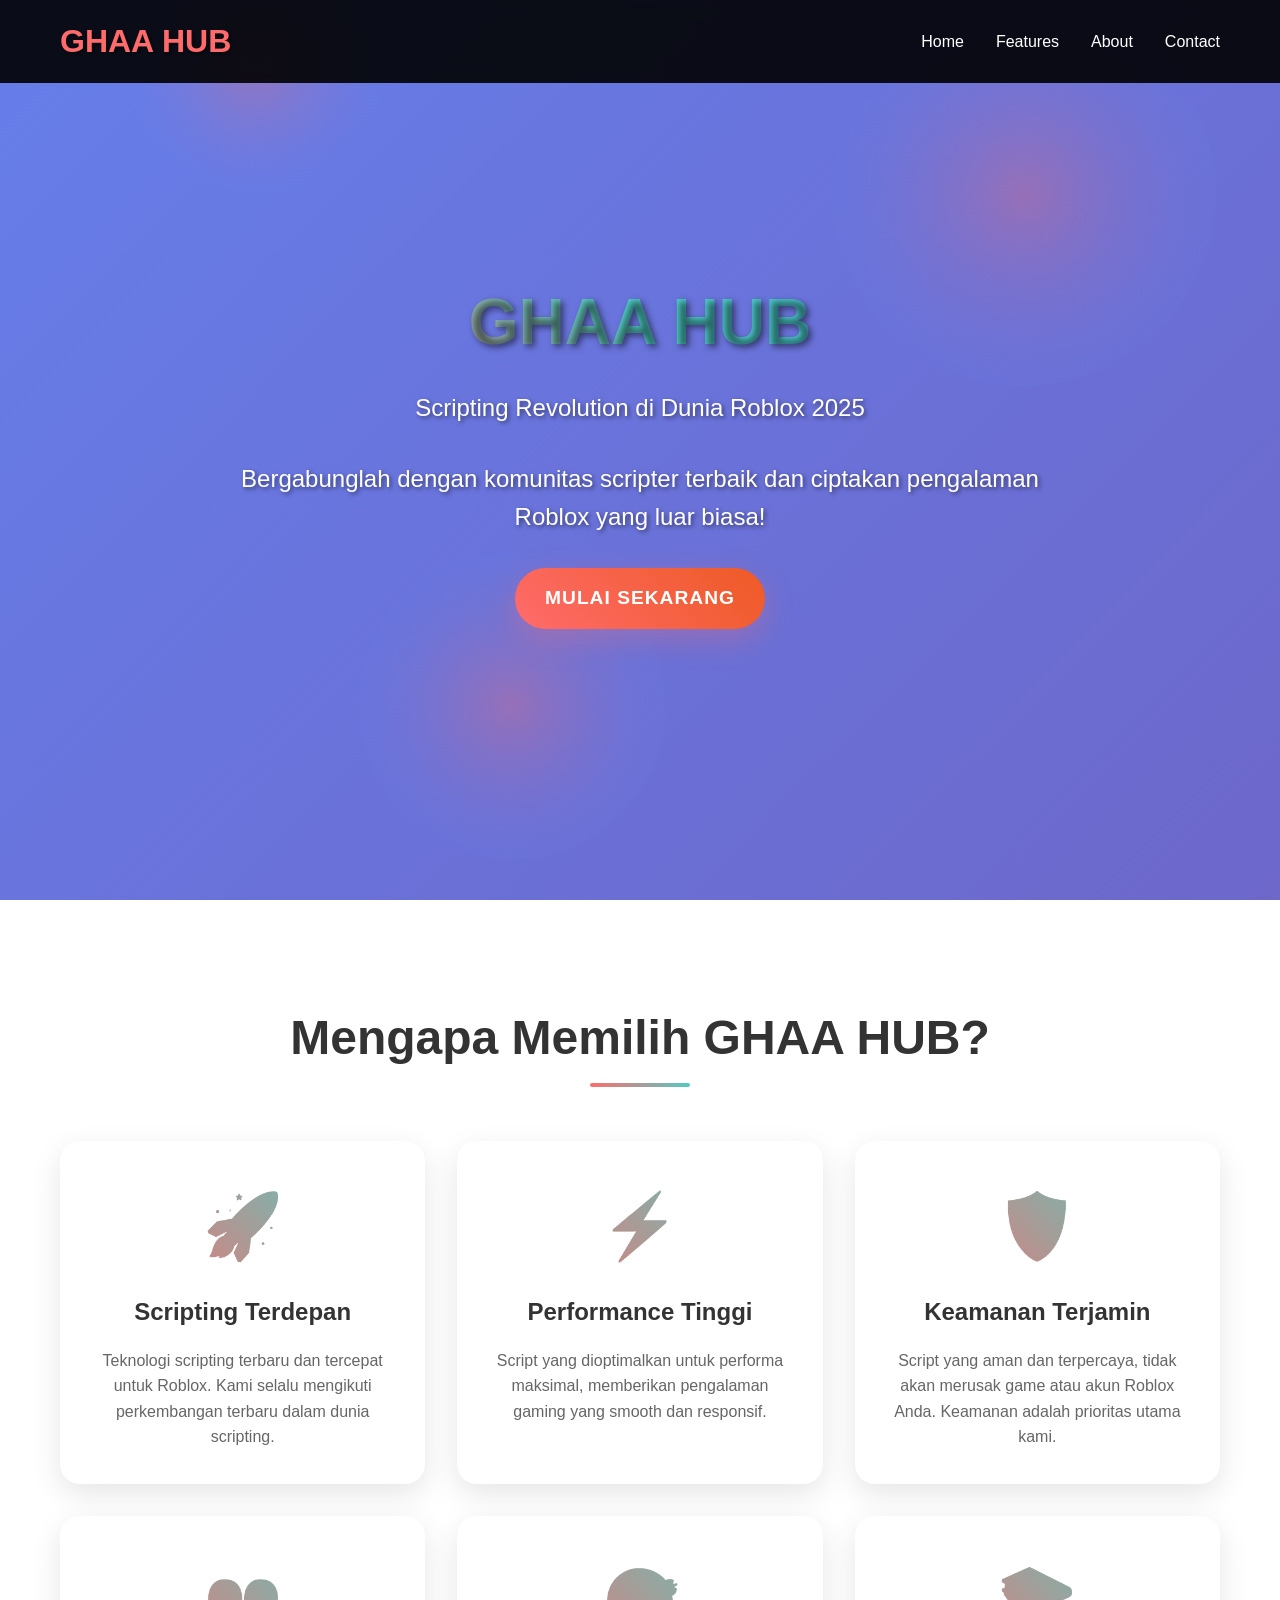
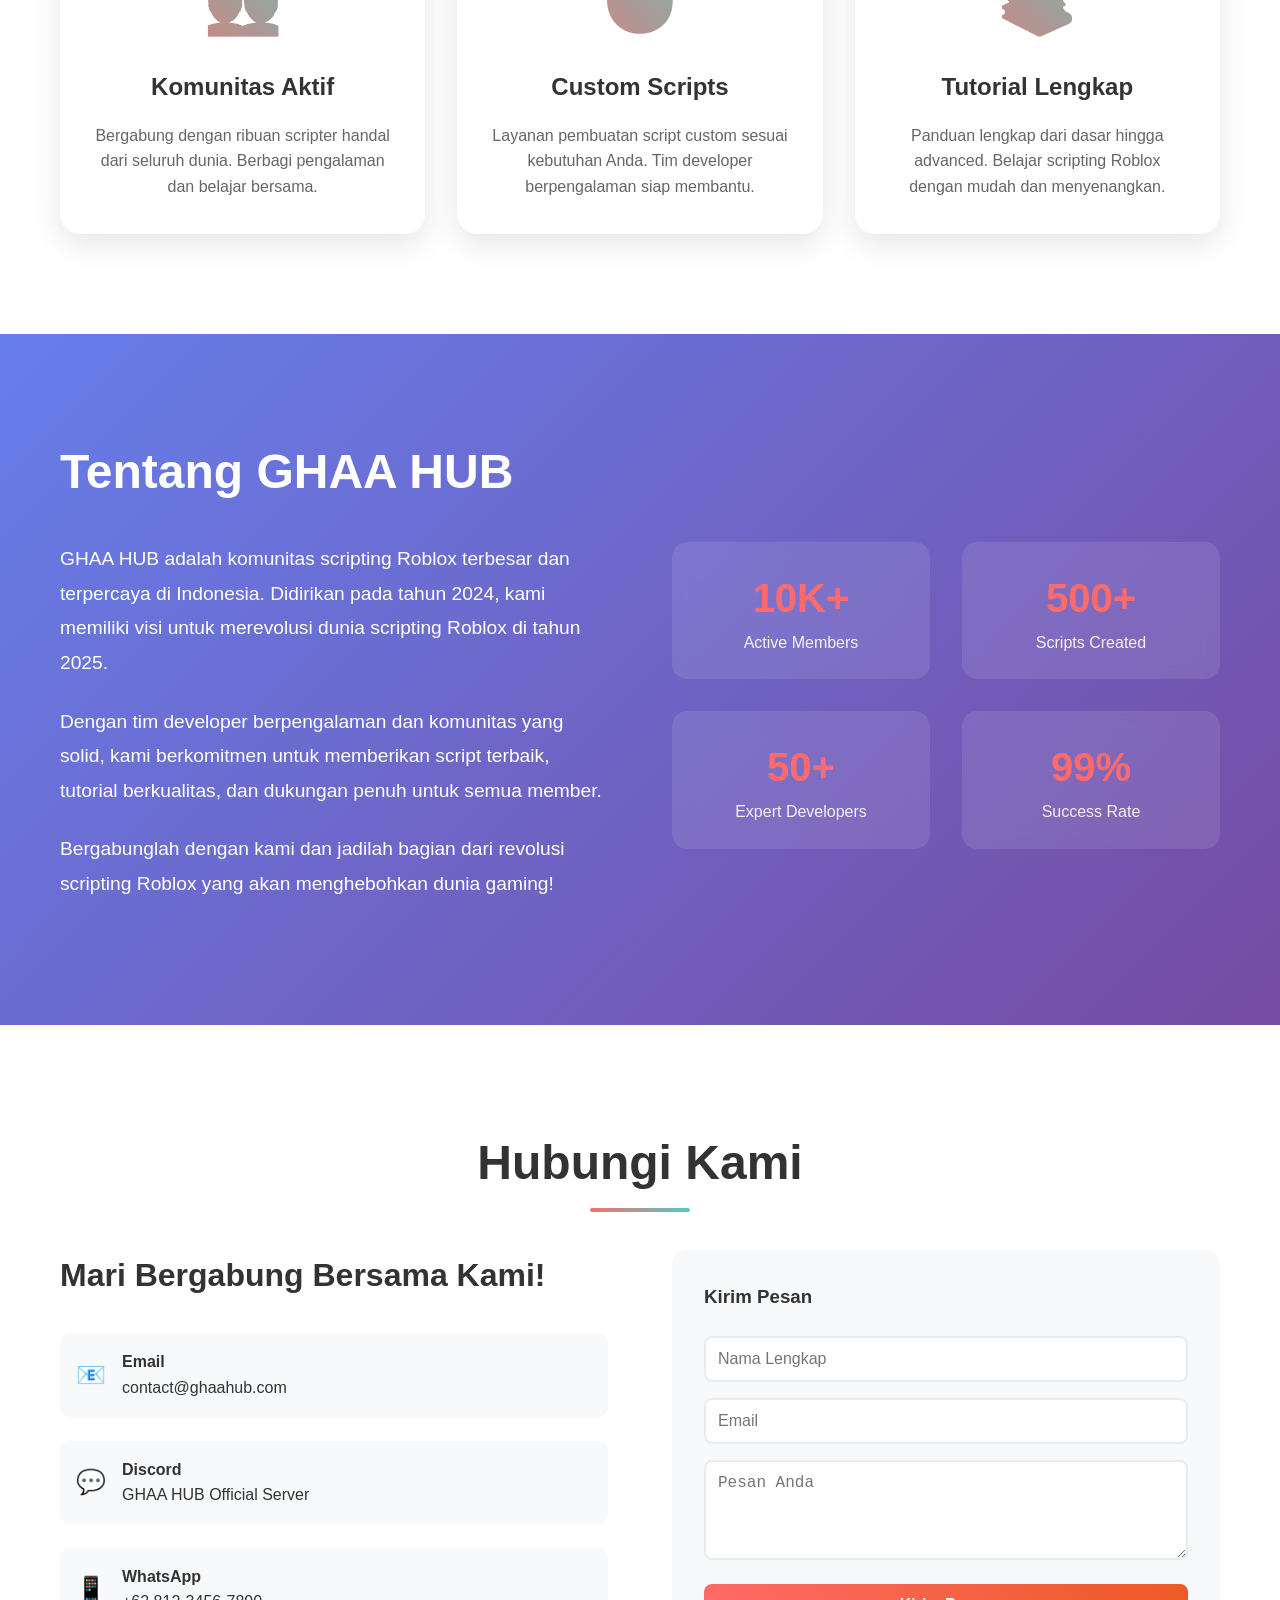
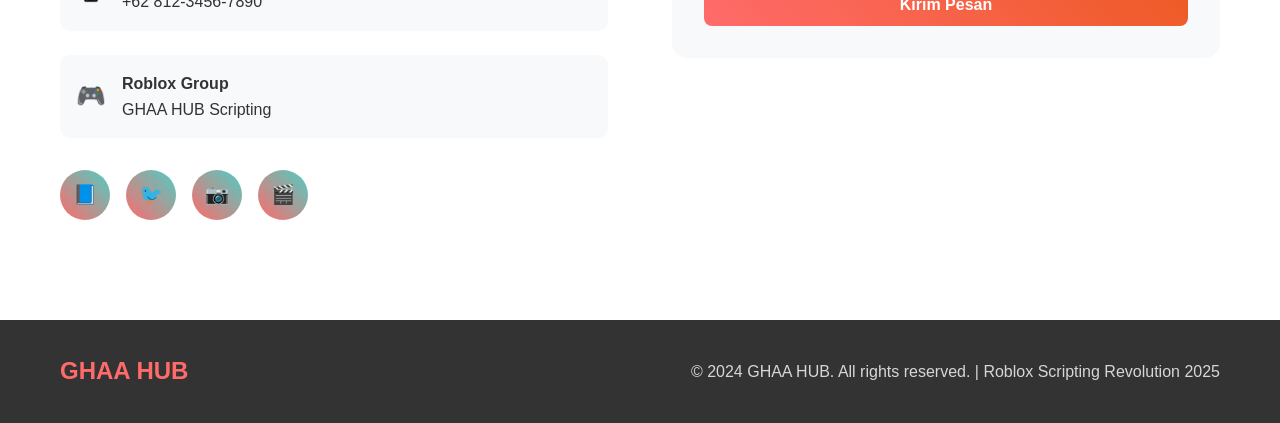
<file: ghaahubweb_html.html>
<!DOCTYPE html>
<html lang="id">
<head>
    <meta charset="UTF-8">
    <meta name="viewport" content="width=device-width, initial-scale=1.0">
    <title>GHAA HUB - Roblox Scripting Revolution 2025</title>
    <style>
        * {
            margin: 0;
            padding: 0;
            box-sizing: border-box;
        }

        body {
            font-family: 'Segoe UI', Tahoma, Geneva, Verdana, sans-serif;
            line-height: 1.6;
            color: #333;
            background: linear-gradient(135deg, #667eea 0%, #764ba2 100%);
            min-height: 100vh;
        }

        .container {
            max-width: 1200px;
            margin: 0 auto;
            padding: 0 20px;
        }

        /* Header */
        header {
            background: rgba(0, 0, 0, 0.9);
            backdrop-filter: blur(10px);
            position: fixed;
            width: 100%;
            top: 0;
            z-index: 1000;
            padding: 1rem 0;
            transition: all 0.3s ease;
        }

        nav {
            display: flex;
            justify-content: space-between;
            align-items: center;
        }

        .logo {
            font-size: 2rem;
            font-weight: bold;
            color: #ff6b6b;
            text-shadow: 2px 2px 4px rgba(0, 0, 0, 0.5);
        }

        .nav-links {
            display: flex;
            list-style: none;
            gap: 2rem;
        }

        .nav-links a {
            color: white;
            text-decoration: none;
            transition: color 0.3s ease;
            font-weight: 500;
        }

        .nav-links a:hover {
            color: #ff6b6b;
        }

        .mobile-menu {
            display: none;
            flex-direction: column;
            cursor: pointer;
        }

        .mobile-menu span {
            width: 25px;
            height: 3px;
            background: white;
            margin: 3px 0;
            transition: 0.3s;
        }

        /* Hero Section */
        .hero {
            height: 100vh;
            display: flex;
            align-items: center;
            justify-content: center;
            text-align: center;
            color: white;
            position: relative;
            overflow: hidden;
        }

        .hero::before {
            content: '';
            position: absolute;
            top: 0;
            left: 0;
            right: 0;
            bottom: 0;
            background: url('data:image/svg+xml,<svg xmlns="http://www.w3.org/2000/svg" viewBox="0 0 1000 1000"><defs><radialGradient id="a" cx="50%" cy="50%"><stop offset="0%" stop-color="%23ff6b6b" stop-opacity="0.3"/><stop offset="100%" stop-color="%23667eea" stop-opacity="0.1"/></radialGradient></defs><circle cx="200" cy="200" r="100" fill="url(%23a)"/><circle cx="800" cy="300" r="150" fill="url(%23a)"/><circle cx="400" cy="700" r="120" fill="url(%23a)"/></svg>') no-repeat center center;
            background-size: cover;
            animation: float 20s ease-in-out infinite;
        }

        @keyframes float {
            0%, 100% { transform: translateY(0px) rotate(0deg); }
            50% { transform: translateY(-20px) rotate(5deg); }
        }

        .hero-content {
            position: relative;
            z-index: 2;
            max-width: 800px;
            animation: fadeInUp 1s ease-out;
        }

        @keyframes fadeInUp {
            from {
                opacity: 0;
                transform: translateY(30px);
            }
            to {
                opacity: 1;
                transform: translateY(0);
            }
        }

        .hero h1 {
            font-size: 4rem;
            margin-bottom: 1rem;
            text-shadow: 3px 3px 6px rgba(0, 0, 0, 0.5);
            background: linear-gradient(45deg, #ff6b6b, #4ecdc4, #45b7d1);
            -webkit-background-clip: text;
            -webkit-text-fill-color: transparent;
            background-clip: text;
        }

        .hero p {
            font-size: 1.5rem;
            margin-bottom: 2rem;
            text-shadow: 2px 2px 4px rgba(0, 0, 0, 0.5);
        }

        .cta-button {
            display: inline-block;
            padding: 15px 30px;
            background: linear-gradient(45deg, #ff6b6b, #ee5a24);
            color: white;
            text-decoration: none;
            border-radius: 50px;
            font-weight: bold;
            font-size: 1.2rem;
            transition: all 0.3s ease;
            box-shadow: 0 10px 30px rgba(255, 107, 107, 0.3);
            text-transform: uppercase;
            letter-spacing: 1px;
        }

        .cta-button:hover {
            transform: translateY(-3px);
            box-shadow: 0 15px 40px rgba(255, 107, 107, 0.4);
        }

        /* Features Section */
        .features {
            padding: 100px 0;
            background: white;
        }

        .section-title {
            text-align: center;
            font-size: 3rem;
            margin-bottom: 3rem;
            color: #333;
            position: relative;
        }

        .section-title::after {
            content: '';
            position: absolute;
            bottom: -10px;
            left: 50%;
            transform: translateX(-50%);
            width: 100px;
            height: 4px;
            background: linear-gradient(45deg, #ff6b6b, #4ecdc4);
            border-radius: 2px;
        }

        .features-grid {
            display: grid;
            grid-template-columns: repeat(auto-fit, minmax(300px, 1fr));
            gap: 2rem;
            margin-top: 4rem;
        }

        .feature-card {
            background: white;
            padding: 2rem;
            border-radius: 20px;
            box-shadow: 0 10px 30px rgba(0, 0, 0, 0.1);
            text-align: center;
            transition: all 0.3s ease;
            border: 2px solid transparent;
        }

        .feature-card:hover {
            transform: translateY(-10px);
            box-shadow: 0 20px 40px rgba(0, 0, 0, 0.15);
            border-color: #ff6b6b;
        }

        .feature-icon {
            font-size: 4rem;
            margin-bottom: 1rem;
            background: linear-gradient(45deg, #ff6b6b, #4ecdc4);
            -webkit-background-clip: text;
            -webkit-text-fill-color: transparent;
            background-clip: text;
        }

        .feature-card h3 {
            font-size: 1.5rem;
            margin-bottom: 1rem;
            color: #333;
        }

        .feature-card p {
            color: #666;
            line-height: 1.6;
        }

        /* About Section */
        .about {
            padding: 100px 0;
            background: linear-gradient(135deg, #667eea 0%, #764ba2 100%);
            color: white;
        }

        .about-content {
            display: grid;
            grid-template-columns: 1fr 1fr;
            gap: 4rem;
            align-items: center;
        }

        .about-text h2 {
            font-size: 3rem;
            margin-bottom: 2rem;
        }

        .about-text p {
            font-size: 1.2rem;
            margin-bottom: 1.5rem;
            line-height: 1.8;
        }

        .stats {
            display: grid;
            grid-template-columns: repeat(2, 1fr);
            gap: 2rem;
            margin-top: 2rem;
        }

        .stat {
            text-align: center;
            padding: 1.5rem;
            background: rgba(255, 255, 255, 0.1);
            border-radius: 15px;
            backdrop-filter: blur(10px);
        }

        .stat-number {
            font-size: 2.5rem;
            font-weight: bold;
            color: #ff6b6b;
            display: block;
        }

        .stat-label {
            font-size: 1rem;
            opacity: 0.9;
        }

        /* Contact Section */
        .contact {
            padding: 100px 0;
            background: white;
        }

        .contact-content {
            display: grid;
            grid-template-columns: 1fr 1fr;
            gap: 4rem;
        }

        .contact-info h3 {
            font-size: 2rem;
            margin-bottom: 2rem;
            color: #333;
        }

        .contact-item {
            display: flex;
            align-items: center;
            margin-bottom: 1.5rem;
            padding: 1rem;
            background: #f8f9fa;
            border-radius: 10px;
            transition: all 0.3s ease;
        }

        .contact-item:hover {
            background: #e9ecef;
            transform: translateX(10px);
        }

        .contact-icon {
            font-size: 1.5rem;
            margin-right: 1rem;
            color: #ff6b6b;
        }

        .social-links {
            display: flex;
            gap: 1rem;
            margin-top: 2rem;
        }

        .social-link {
            display: inline-block;
            width: 50px;
            height: 50px;
            background: linear-gradient(45deg, #ff6b6b, #4ecdc4);
            color: white;
            text-align: center;
            line-height: 50px;
            border-radius: 50%;
            text-decoration: none;
            transition: all 0.3s ease;
            font-size: 1.2rem;
        }

        .social-link:hover {
            transform: translateY(-3px);
            box-shadow: 0 10px 20px rgba(255, 107, 107, 0.3);
        }

        /* Footer */
        footer {
            background: #333;
            color: white;
            text-align: center;
            padding: 2rem 0;
        }

        .footer-content {
            display: flex;
            justify-content: space-between;
            align-items: center;
            flex-wrap: wrap;
            gap: 1rem;
        }

        .footer-logo {
            font-size: 1.5rem;
            font-weight: bold;
            color: #ff6b6b;
        }

        .footer-text {
            opacity: 0.8;
        }

        /* Responsive Design */
        @media (max-width: 768px) {
            .nav-links {
                display: none;
            }

            .mobile-menu {
                display: flex;
            }

            .hero h1 {
                font-size: 2.5rem;
            }

            .hero p {
                font-size: 1.2rem;
            }

            .about-content,
            .contact-content {
                grid-template-columns: 1fr;
                gap: 2rem;
            }

            .stats {
                grid-template-columns: 1fr;
            }

            .footer-content {
                flex-direction: column;
                text-align: center;
            }
        }

        /* Animations */
        .fade-in {
            opacity: 0;
            transform: translateY(30px);
            transition: all 0.6s ease;
        }

        .fade-in.visible {
            opacity: 1;
            transform: translateY(0);
        }

        /* Scrollbar */
        ::-webkit-scrollbar {
            width: 8px;
        }

        ::-webkit-scrollbar-track {
            background: #f1f1f1;
        }

        ::-webkit-scrollbar-thumb {
            background: linear-gradient(45deg, #ff6b6b, #4ecdc4);
            border-radius: 4px;
        }

        ::-webkit-scrollbar-thumb:hover {
            background: linear-gradient(45deg, #ee5a24, #45b7d1);
        }
    </style>
</head>
<body>
    <!-- Header -->
    <header>
        <nav class="container">
            <div class="logo">GHAA HUB</div>
            <ul class="nav-links">
                <li><a href="#home">Home</a></li>
                <li><a href="#features">Features</a></li>
                <li><a href="#about">About</a></li>
                <li><a href="#contact">Contact</a></li>
            </ul>
            <div class="mobile-menu">
                <span></span>
                <span></span>
                <span></span>
            </div>
        </nav>
    </header>

    <!-- Hero Section -->
    <section id="home" class="hero">
        <div class="hero-content">
            <h1>GHAA HUB</h1>
            <p>Scripting Revolution di Dunia Roblox 2025</p>
            <p>Bergabunglah dengan komunitas scripter terbaik dan ciptakan pengalaman Roblox yang luar biasa!</p>
            <a href="#features" class="cta-button">Mulai Sekarang</a>
        </div>
    </section>

    <!-- Features Section -->
    <section id="features" class="features">
        <div class="container">
            <h2 class="section-title">Mengapa Memilih GHAA HUB?</h2>
            <div class="features-grid">
                <div class="feature-card fade-in">
                    <div class="feature-icon">🚀</div>
                    <h3>Scripting Terdepan</h3>
                    <p>Teknologi scripting terbaru dan tercepat untuk Roblox. Kami selalu mengikuti perkembangan terbaru dalam dunia scripting.</p>
                </div>
                <div class="feature-card fade-in">
                    <div class="feature-icon">⚡</div>
                    <h3>Performance Tinggi</h3>
                    <p>Script yang dioptimalkan untuk performa maksimal, memberikan pengalaman gaming yang smooth dan responsif.</p>
                </div>
                <div class="feature-card fade-in">
                    <div class="feature-icon">🛡️</div>
                    <h3>Keamanan Terjamin</h3>
                    <p>Script yang aman dan terpercaya, tidak akan merusak game atau akun Roblox Anda. Keamanan adalah prioritas utama kami.</p>
                </div>
                <div class="feature-card fade-in">
                    <div class="feature-icon">👥</div>
                    <h3>Komunitas Aktif</h3>
                    <p>Bergabung dengan ribuan scripter handal dari seluruh dunia. Berbagi pengalaman dan belajar bersama.</p>
                </div>
                <div class="feature-card fade-in">
                    <div class="feature-icon">🎯</div>
                    <h3>Custom Scripts</h3>
                    <p>Layanan pembuatan script custom sesuai kebutuhan Anda. Tim developer berpengalaman siap membantu.</p>
                </div>
                <div class="feature-card fade-in">
                    <div class="feature-icon">📚</div>
                    <h3>Tutorial Lengkap</h3>
                    <p>Panduan lengkap dari dasar hingga advanced. Belajar scripting Roblox dengan mudah dan menyenangkan.</p>
                </div>
            </div>
        </div>
    </section>

    <!-- About Section -->
    <section id="about" class="about">
        <div class="container">
            <div class="about-content">
                <div class="about-text">
                    <h2>Tentang GHAA HUB</h2>
                    <p>GHAA HUB adalah komunitas scripting Roblox terbesar dan terpercaya di Indonesia. Didirikan pada tahun 2024, kami memiliki visi untuk merevolusi dunia scripting Roblox di tahun 2025.</p>
                    <p>Dengan tim developer berpengalaman dan komunitas yang solid, kami berkomitmen untuk memberikan script terbaik, tutorial berkualitas, dan dukungan penuh untuk semua member.</p>
                    <p>Bergabunglah dengan kami dan jadilah bagian dari revolusi scripting Roblox yang akan menghebohkan dunia gaming!</p>
                </div>
                <div class="stats">
                    <div class="stat">
                        <span class="stat-number">10K+</span>
                        <span class="stat-label">Active Members</span>
                    </div>
                    <div class="stat">
                        <span class="stat-number">500+</span>
                        <span class="stat-label">Scripts Created</span>
                    </div>
                    <div class="stat">
                        <span class="stat-number">50+</span>
                        <span class="stat-label">Expert Developers</span>
                    </div>
                    <div class="stat">
                        <span class="stat-number">99%</span>
                        <span class="stat-label">Success Rate</span>
                    </div>
                </div>
            </div>
        </div>
    </section>

    <!-- Contact Section -->
    <section id="contact" class="contact">
        <div class="container">
            <h2 class="section-title">Hubungi Kami</h2>
            <div class="contact-content">
                <div class="contact-info">
                    <h3>Mari Bergabung Bersama Kami!</h3>
                    <div class="contact-item">
                        <div class="contact-icon">📧</div>
                        <div>
                            <strong>Email</strong><br>
                            contact@ghaahub.com
                        </div>
                    </div>
                    <div class="contact-item">
                        <div class="contact-icon">💬</div>
                        <div>
                            <strong>Discord</strong><br>
                            GHAA HUB Official Server
                        </div>
                    </div>
                    <div class="contact-item">
                        <div class="contact-icon">📱</div>
                        <div>
                            <strong>WhatsApp</strong><br>
                            +62 812-3456-7890
                        </div>
                    </div>
                    <div class="contact-item">
                        <div class="contact-icon">🎮</div>
                        <div>
                            <strong>Roblox Group</strong><br>
                            GHAA HUB Scripting
                        </div>
                    </div>
                    <div class="social-links">
                        <a href="#" class="social-link">📘</a>
                        <a href="#" class="social-link">🐦</a>
                        <a href="#" class="social-link">📷</a>
                        <a href="#" class="social-link">🎬</a>
                    </div>
                </div>
                <div class="contact-form">
                    <form>
                        <div style="background: #f8f9fa; padding: 2rem; border-radius: 15px;">
                            <h3 style="margin-bottom: 1.5rem; color: #333;">Kirim Pesan</h3>
                            <div style="margin-bottom: 1rem;">
                                <input type="text" placeholder="Nama Lengkap" style="width: 100%; padding: 12px; border: 2px solid #e9ecef; border-radius: 8px; font-size: 1rem;">
                            </div>
                            <div style="margin-bottom: 1rem;">
                                <input type="email" placeholder="Email" style="width: 100%; padding: 12px; border: 2px solid #e9ecef; border-radius: 8px; font-size: 1rem;">
                            </div>
                            <div style="margin-bottom: 1rem;">
                                <textarea placeholder="Pesan Anda" rows="4" style="width: 100%; padding: 12px; border: 2px solid #e9ecef; border-radius: 8px; font-size: 1rem; resize: vertical;"></textarea>
                            </div>
                            <button type="submit" style="width: 100%; padding: 12px; background: linear-gradient(45deg, #ff6b6b, #ee5a24); color: white; border: none; border-radius: 8px; font-size: 1rem; font-weight: bold; cursor: pointer; transition: all 0.3s ease;">Kirim Pesan</button>
                        </div>
                    </form>
                </div>
            </div>
        </div>
    </section>

    <!-- Footer -->
    <footer>
        <div class="container">
            <div class="footer-content">
                <div class="footer-logo">GHAA HUB</div>
                <div class="footer-text">
                    © 2024 GHAA HUB. All rights reserved. | Roblox Scripting Revolution 2025
                </div>
            </div>
        </div>
    </footer>

    <script>
        // Smooth scrolling for navigation links
        document.querySelectorAll('a[href^="#"]').forEach(anchor => {
            anchor.addEventListener('click', function (e) {
                e.preventDefault();
                const target = document.querySelector(this.getAttribute('href'));
                if (target) {
                    target.scrollIntoView({
                        behavior: 'smooth',
                        block: 'start'
                    });
                }
            });
        });

        // Header background change on scroll
        window.addEventListener('scroll', () => {
            const header = document.querySelector('header');
            if (window.scrollY > 100) {
                header.style.background = 'rgba(0, 0, 0, 0.95)';
            } else {
                header.style.background = 'rgba(0, 0, 0, 0.9)';
            }
        });

        // Fade in animation on scroll
        const observerOptions = {
            threshold: 0.1,
            rootMargin: '0px 0px -50px 0px'
        };

        const observer = new IntersectionObserver((entries) => {
            entries.forEach(entry => {
                if (entry.isIntersecting) {
                    entry.target.classList.add('visible');
                }
            });
        }, observerOptions);

        // Observe all fade-in elements
        document.querySelectorAll('.fade-in').forEach(el => {
            observer.observe(el);
        });

        // Mobile menu toggle
        const mobileMenu = document.querySelector('.mobile-menu');
        const navLinks = document.querySelector('.nav-links');

        mobileMenu.addEventListener('click', () => {
            navLinks.style.display = navLinks.style.display === 'flex' ? 'none' : 'flex';
        });

        // Form submission
        document.querySelector('form').addEventListener('submit', function(e) {
            e.preventDefault();
            alert('Terima kasih! Pesan Anda telah dikirim. Tim GHAA HUB akan segera menghubungi Anda.');
        });

        // Add some interactive effects
        document.querySelectorAll('.feature-card').forEach(card => {
            card.addEventListener('mouseenter', function() {
                this.style.transform = 'translateY(-10px) scale(1.02)';
            });
            
            card.addEventListener('mouseleave', function() {
                this.style.transform = 'translateY(0) scale(1)';
            });
        });

        // Add typing effect to hero title
        const heroTitle = document.querySelector('.hero h1');
        const titleText = heroTitle.textContent;
        heroTitle.textContent = '';
        
        let i = 0;
        const typeWriter = () => {
            if (i < titleText.length) {
                heroTitle.textContent += titleText.charAt(i);
                i++;
                setTimeout(typeWriter, 100);
            }
        };
        
        // Start typing effect after page load
        window.addEventListener('load', () => {
            setTimeout(typeWriter, 500);
        });

        // Add particle effect to hero section
        function createParticle() {
            const particle = document.createElement('div');
            particle.style.position = 'absolute';
            particle.style.width = '4px';
            particle.style.height = '4px';
            particle.style.background = 'rgba(255, 255, 255, 0.5)';
            particle.style.borderRadius = '50%';
            particle.style.left = Math.random() * 100 + '%';
            particle.style.top = '100%';
            particle.style.animation = 'floatUp 3s linear forwards';
            
            document.querySelector('.hero').appendChild(particle);
            
            setTimeout(() => {
                particle.remove();
            }, 3000);
        }

        // Add CSS for particle animation
        const style = document.createElement('style');
        style.textContent = `
            @keyframes floatUp {
                to {
                    transform: translateY(-100vh);
                    opacity: 0;
                }
            }
        `;
        document.head.appendChild(style);

        // Create particles periodically
        setInterval(createParticle, 200);

        // Add click effect to CTA button
        document.querySelector('.cta-button').addEventListener('click', function(e) {
            const ripple = document.createElement('span');
            const rect = this.getBoundingClientRect();
            const size = Math.max(rect.width, rect.height);
            const x = e.clientX - rect.left - size / 2;
            const y = e.clientY - rect.top - size / 2;
            
            ripple.style.width = ripple.style.height = size + 'px';
            ripple.style.left = x + 'px';
            ripple.style.top = y + 'px';
            ripple.style.position = 'absolute';
            ripple.style.borderRadius = '50%';
            ripple.style.background = 'rgba(255, 255, 255, 0.3)';
            ripple.style.transform = 'scale(0)';
            ripple.style.animation = 'ripple 0.6s linear';
            ripple.style.pointerEvents = 'none';
            
            this.style.position = 'relative';
            this.style.overflow = 'hidden';
            this.appendChild(ripple);
            
            setTimeout(() => {
                ripple.remove();
            }, 600);
        });

        // Add ripple animation CSS
        const rippleStyle = document.createElement('style');
        rippleStyle.textContent = `
            @keyframes ripple {
                to {
                    transform: scale(4);
                    opacity: 0;
                }
            }
        `;
        document.head.appendChild(rippleStyle);
    </script>
</body>
</html>
</file>
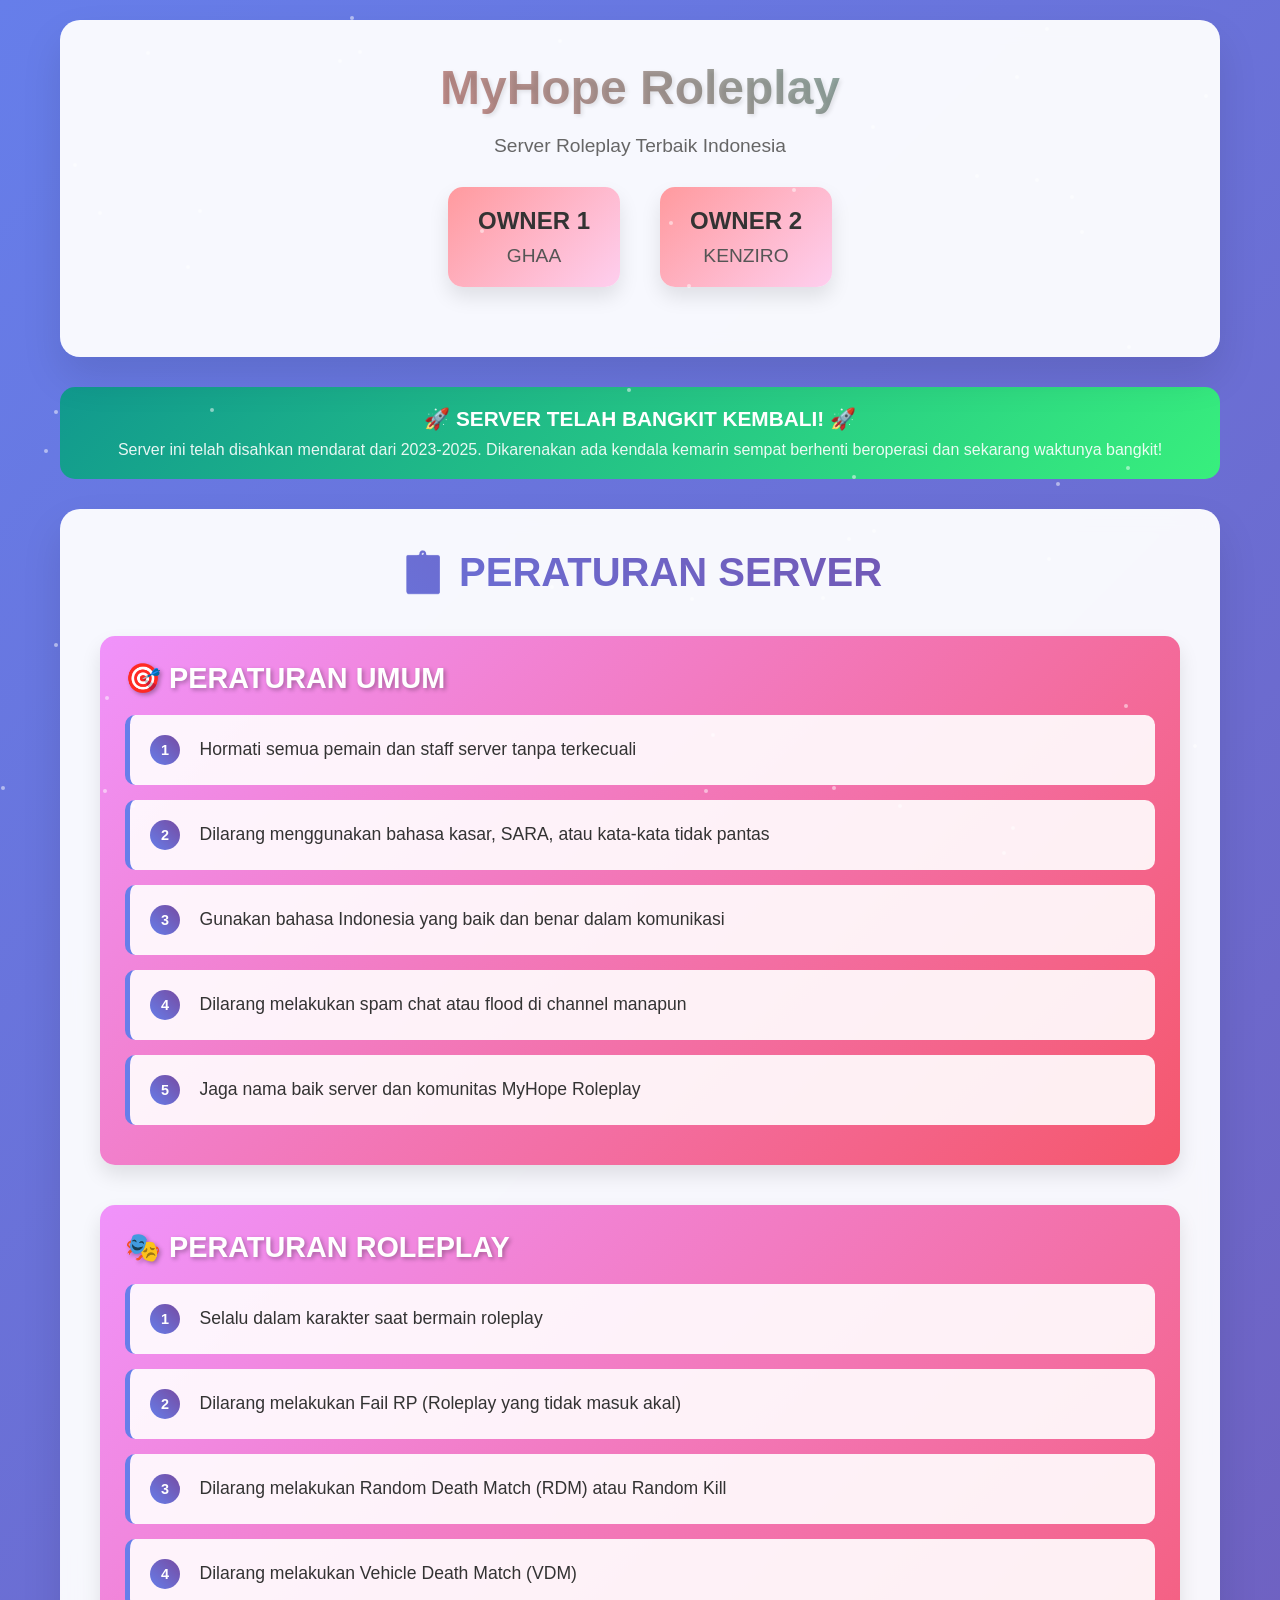
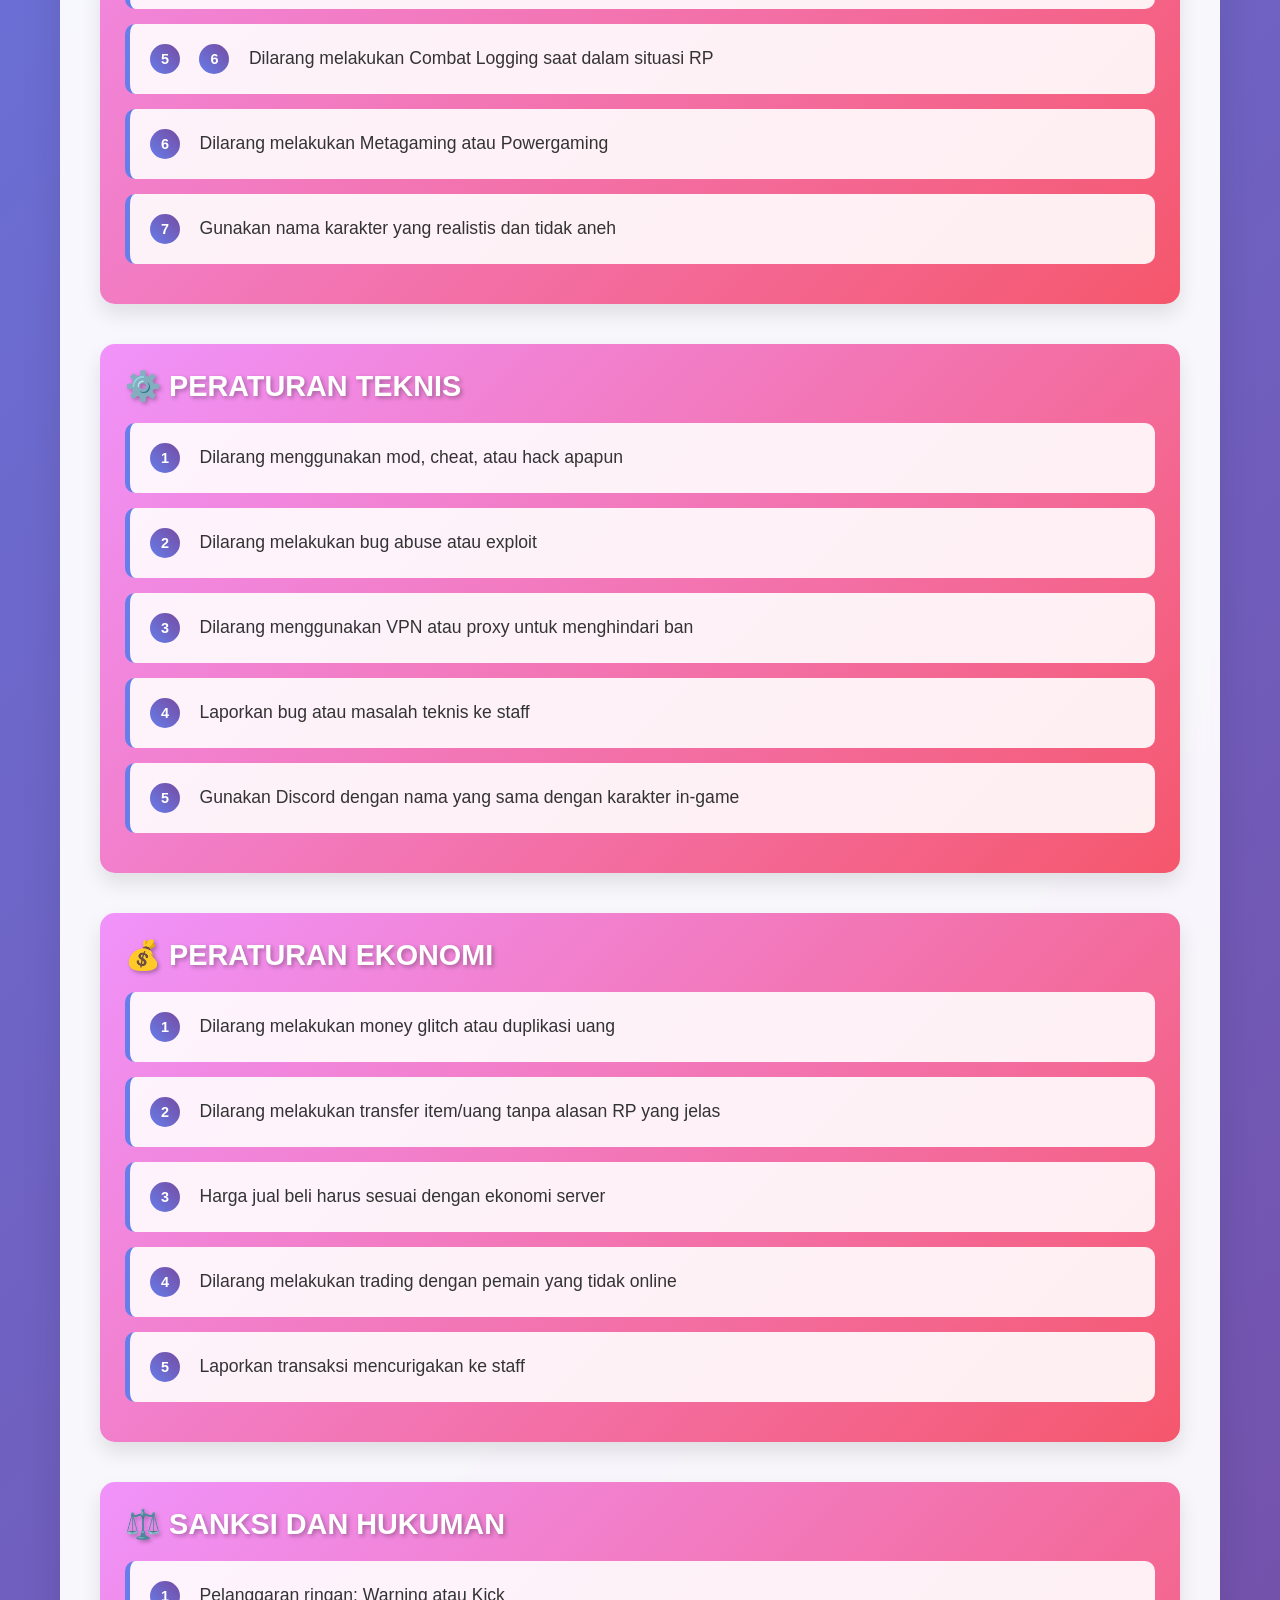
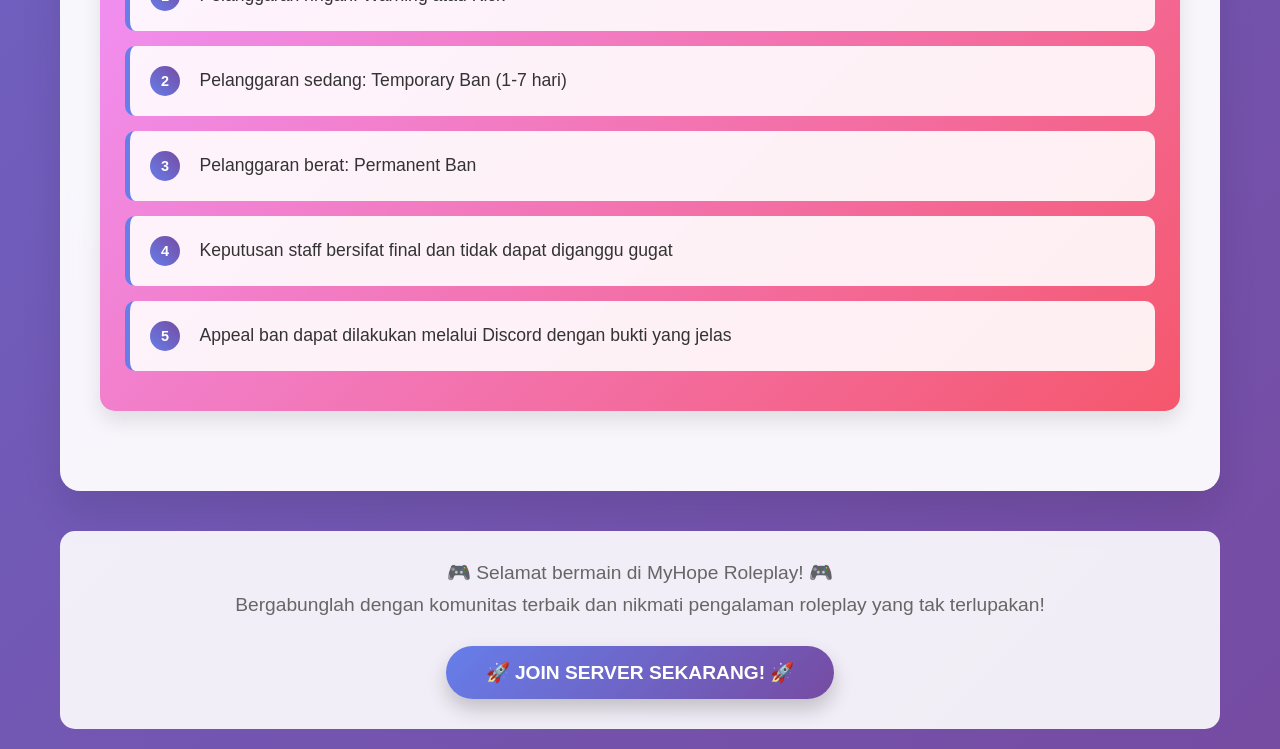
<file: myhope-roleplay-rules.html>
<!DOCTYPE html>
<html lang="id">
<head>
    <meta charset="UTF-8">
    <meta name="viewport" content="width=device-width, initial-scale=1.0">
    <title>MyHope Roleplay - Server Rules</title>
    <style>
        * {
            margin: 0;
            padding: 0;
            box-sizing: border-box;
        }

        body {
            font-family: 'Segoe UI', Tahoma, Geneva, Verdana, sans-serif;
            background: linear-gradient(135deg, #667eea 0%, #764ba2 100%);
            min-height: 100vh;
            color: #333;
            overflow-x: hidden;
        }

        .container {
            max-width: 1200px;
            margin: 0 auto;
            padding: 20px;
        }

        .header {
            text-align: center;
            background: rgba(255, 255, 255, 0.95);
            border-radius: 20px;
            padding: 40px 20px;
            margin-bottom: 30px;
            box-shadow: 0 20px 40px rgba(0, 0, 0, 0.1);
            backdrop-filter: blur(10px);
            animation: slideDown 1s ease-out;
        }

        .server-title {
            font-size: 3rem;
            font-weight: bold;
            background: linear-gradient(45deg, #ff6b6b, #4ecdc4, #45b7d1, #96ceb4);
            background-size: 400% 400%;
            -webkit-background-clip: text;
            -webkit-text-fill-color: transparent;
            background-clip: text;
            animation: gradientShift 3s ease-in-out infinite;
            margin-bottom: 20px;
            text-shadow: 2px 2px 4px rgba(0, 0, 0, 0.1);
        }

        .server-subtitle {
            font-size: 1.2rem;
            color: #666;
            margin-bottom: 30px;
        }

        .owners-section {
            display: flex;
            justify-content: center;
            gap: 40px;
            margin-bottom: 30px;
            flex-wrap: wrap;
        }

        .owner-card {
            background: linear-gradient(135deg, #ff9a9e 0%, #fecfef 100%);
            padding: 20px 30px;
            border-radius: 15px;
            box-shadow: 0 10px 20px rgba(0, 0, 0, 0.1);
            transition: transform 0.3s ease, box-shadow 0.3s ease;
            animation: fadeInUp 1s ease-out 0.5s both;
        }

        .owner-card:hover {
            transform: translateY(-5px);
            box-shadow: 0 15px 30px rgba(0, 0, 0, 0.2);
        }

        .owner-title {
            font-size: 1.5rem;
            font-weight: bold;
            color: #333;
            margin-bottom: 10px;
        }

        .owner-name {
            font-size: 1.2rem;
            color: #555;
        }

        .status-banner {
            background: linear-gradient(135deg, #11998e 0%, #38ef7d 100%);
            color: white;
            padding: 20px;
            border-radius: 15px;
            text-align: center;
            margin-bottom: 30px;
            animation: pulse 2s infinite;
        }

        .status-text {
            font-size: 1.3rem;
            font-weight: bold;
            margin-bottom: 10px;
        }

        .status-subtext {
            font-size: 1rem;
            opacity: 0.9;
        }

        .rules-section {
            background: rgba(255, 255, 255, 0.95);
            border-radius: 20px;
            padding: 40px;
            box-shadow: 0 20px 40px rgba(0, 0, 0, 0.1);
            backdrop-filter: blur(10px);
            animation: slideUp 1s ease-out 1s both;
        }

        .rules-title {
            font-size: 2.5rem;
            text-align: center;
            margin-bottom: 40px;
            background: linear-gradient(45deg, #667eea, #764ba2);
            -webkit-background-clip: text;
            -webkit-text-fill-color: transparent;
            background-clip: text;
        }

        .rule-category {
            margin-bottom: 40px;
            padding: 25px;
            background: linear-gradient(135deg, #f093fb 0%, #f5576c 100%);
            border-radius: 15px;
            box-shadow: 0 10px 20px rgba(0, 0, 0, 0.1);
            transition: transform 0.3s ease;
        }

        .rule-category:hover {
            transform: translateY(-3px);
        }

        .category-title {
            font-size: 1.8rem;
            font-weight: bold;
            color: white;
            margin-bottom: 20px;
            text-shadow: 2px 2px 4px rgba(0, 0, 0, 0.3);
        }

        .rule-list {
            list-style: none;
            padding-left: 0;
        }

        .rule-item {
            background: rgba(255, 255, 255, 0.9);
            margin: 15px 0;
            padding: 20px;
            border-radius: 10px;
            border-left: 5px solid #667eea;
            transition: all 0.3s ease;
            position: relative;
            overflow: hidden;
        }

        .rule-item::before {
            content: '';
            position: absolute;
            top: 0;
            left: -100%;
            width: 100%;
            height: 100%;
            background: linear-gradient(90deg, transparent, rgba(255, 255, 255, 0.4), transparent);
            transition: left 0.5s ease;
        }

        .rule-item:hover::before {
            left: 100%;
        }

        .rule-item:hover {
            transform: translateX(10px);
            box-shadow: 0 5px 15px rgba(0, 0, 0, 0.1);
        }

        .rule-number {
            display: inline-block;
            background: linear-gradient(45deg, #667eea, #764ba2);
            color: white;
            width: 30px;
            height: 30px;
            border-radius: 50%;
            text-align: center;
            line-height: 30px;
            font-weight: bold;
            margin-right: 15px;
            font-size: 0.9rem;
        }

        .rule-text {
            display: inline-block;
            font-size: 1.1rem;
            line-height: 1.6;
            color: #333;
        }

        .footer {
            text-align: center;
            margin-top: 40px;
            padding: 30px;
            background: rgba(255, 255, 255, 0.9);
            border-radius: 15px;
            animation: fadeIn 1s ease-out 1.5s both;
        }

        .footer-text {
            font-size: 1.2rem;
            color: #666;
            margin-bottom: 10px;
        }

        .join-button {
            background: linear-gradient(135deg, #667eea 0%, #764ba2 100%);
            color: white;
            padding: 15px 40px;
            border: none;
            border-radius: 50px;
            font-size: 1.2rem;
            font-weight: bold;
            cursor: pointer;
            transition: all 0.3s ease;
            box-shadow: 0 10px 20px rgba(0, 0, 0, 0.2);
            margin-top: 20px;
        }

        .join-button:hover {
            transform: translateY(-3px);
            box-shadow: 0 15px 30px rgba(0, 0, 0, 0.3);
        }

        .join-button:active {
            transform: translateY(-1px);
        }

        /* Animations */
        @keyframes slideDown {
            from {
                opacity: 0;
                transform: translateY(-50px);
            }
            to {
                opacity: 1;
                transform: translateY(0);
            }
        }

        @keyframes slideUp {
            from {
                opacity: 0;
                transform: translateY(50px);
            }
            to {
                opacity: 1;
                transform: translateY(0);
            }
        }

        @keyframes fadeInUp {
            from {
                opacity: 0;
                transform: translateY(30px);
            }
            to {
                opacity: 1;
                transform: translateY(0);
            }
        }

        @keyframes fadeIn {
            from {
                opacity: 0;
            }
            to {
                opacity: 1;
            }
        }

        @keyframes gradientShift {
            0% {
                background-position: 0% 50%;
            }
            50% {
                background-position: 100% 50%;
            }
            100% {
                background-position: 0% 50%;
            }
        }

        @keyframes pulse {
            0% {
                transform: scale(1);
            }
            50% {
                transform: scale(1.05);
            }
            100% {
                transform: scale(1);
            }
        }

        /* Responsive Design */
        @media (max-width: 768px) {
            .server-title {
                font-size: 2rem;
            }
            
            .owners-section {
                flex-direction: column;
                align-items: center;
                gap: 20px;
            }
            
            .rules-section {
                padding: 20px;
            }
            
            .rule-category {
                padding: 20px;
            }
            
            .category-title {
                font-size: 1.5rem;
            }
        }

        /* Scroll animations */
        .fade-in {
            opacity: 0;
            transform: translateY(30px);
            transition: all 0.6s ease;
        }

        .fade-in.visible {
            opacity: 1;
            transform: translateY(0);
        }
    </style>
</head>
<body>
    <div class="container">
        <!-- Header Section -->
        <div class="header">
            <h1 class="server-title">MyHope Roleplay</h1>
            <p class="server-subtitle">Server Roleplay Terbaik Indonesia</p>
            
            <div class="owners-section">
                <div class="owner-card">
                    <div class="owner-title">OWNER 1</div>
                    <div class="owner-name">GHAA</div>
                </div>
                <div class="owner-card">
                    <div class="owner-title">OWNER 2</div>
                    <div class="owner-name">KENZIRO</div>
                </div>
            </div>
        </div>

        <!-- Status Banner -->
        <div class="status-banner">
            <div class="status-text">🚀 SERVER TELAH BANGKIT KEMBALI! 🚀</div>
            <div class="status-subtext">Server ini telah disahkan mendarat dari 2023-2025. Dikarenakan ada kendala kemarin sempat berhenti beroperasi dan sekarang waktunya bangkit!</div>
        </div>

        <!-- Rules Section -->
        <div class="rules-section">
            <h2 class="rules-title">📋 PERATURAN SERVER</h2>
            
            <!-- General Rules -->
            <div class="rule-category fade-in">
                <h3 class="category-title">🎯 PERATURAN UMUM</h3>
                <ul class="rule-list">
                    <li class="rule-item">
                        <span class="rule-number">1</span>
                        <span class="rule-text">Hormati semua pemain dan staff server tanpa terkecuali</span>
                    </li>
                    <li class="rule-item">
                        <span class="rule-number">2</span>
                        <span class="rule-text">Dilarang menggunakan bahasa kasar, SARA, atau kata-kata tidak pantas</span>
                    </li>
                    <li class="rule-item">
                        <span class="rule-number">3</span>
                        <span class="rule-text">Gunakan bahasa Indonesia yang baik dan benar dalam komunikasi</span>
                    </li>
                    <li class="rule-item">
                        <span class="rule-number">4</span>
                        <span class="rule-text">Dilarang melakukan spam chat atau flood di channel manapun</span>
                    </li>
                    <li class="rule-item">
                        <span class="rule-number">5</span>
                        <span class="rule-text">Jaga nama baik server dan komunitas MyHope Roleplay</span>
                    </li>
                </ul>
            </div>

            <!-- Roleplay Rules -->
            <div class="rule-category fade-in">
                <h3 class="category-title">🎭 PERATURAN ROLEPLAY</h3>
                <ul class="rule-list">
                    <li class="rule-item">
                        <span class="rule-number">1</span>
                        <span class="rule-text">Selalu dalam karakter saat bermain roleplay</span>
                    </li>
                    <li class="rule-item">
                        <span class="rule-number">2</span>
                        <span class="rule-text">Dilarang melakukan Fail RP (Roleplay yang tidak masuk akal)</span>
                    </li>
                    <li class="rule-item">
                        <span class="rule-number">3</span>
                        <span class="rule-text">Dilarang melakukan Random Death Match (RDM) atau Random Kill</span>
                    </li>
                    <li class="rule-item">
                        <span class="rule-number">4</span>
                        <span class="rule-text">Dilarang melakukan Vehicle Death Match (VDM)</span>
                    </li>
                    <li class="rule-item">
                        <span class="rule-number">5</span>
                        <span class="rule-number">6</span>
                        <span class="rule-text">Dilarang melakukan Combat Logging saat dalam situasi RP</span>
                    </li>
                    <li class="rule-item">
                        <span class="rule-number">6</span>
                        <span class="rule-text">Dilarang melakukan Metagaming atau Powergaming</span>
                    </li>
                    <li class="rule-item">
                        <span class="rule-number">7</span>
                        <span class="rule-text">Gunakan nama karakter yang realistis dan tidak aneh</span>
                    </li>
                </ul>
            </div>

            <!-- Technical Rules -->
            <div class="rule-category fade-in">
                <h3 class="category-title">⚙️ PERATURAN TEKNIS</h3>
                <ul class="rule-list">
                    <li class="rule-item">
                        <span class="rule-number">1</span>
                        <span class="rule-text">Dilarang menggunakan mod, cheat, atau hack apapun</span>
                    </li>
                    <li class="rule-item">
                        <span class="rule-number">2</span>
                        <span class="rule-text">Dilarang melakukan bug abuse atau exploit</span>
                    </li>
                    <li class="rule-item">
                        <span class="rule-number">3</span>
                        <span class="rule-text">Dilarang menggunakan VPN atau proxy untuk menghindari ban</span>
                    </li>
                    <li class="rule-item">
                        <span class="rule-number">4</span>
                        <span class="rule-text">Laporkan bug atau masalah teknis ke staff</span>
                    </li>
                    <li class="rule-item">
                        <span class="rule-number">5</span>
                        <span class="rule-text">Gunakan Discord dengan nama yang sama dengan karakter in-game</span>
                    </li>
                </ul>
            </div>

            <!-- Economy Rules -->
            <div class="rule-category fade-in">
                <h3 class="category-title">💰 PERATURAN EKONOMI</h3>
                <ul class="rule-list">
                    <li class="rule-item">
                        <span class="rule-number">1</span>
                        <span class="rule-text">Dilarang melakukan money glitch atau duplikasi uang</span>
                    </li>
                    <li class="rule-item">
                        <span class="rule-number">2</span>
                        <span class="rule-text">Dilarang melakukan transfer item/uang tanpa alasan RP yang jelas</span>
                    </li>
                    <li class="rule-item">
                        <span class="rule-number">3</span>
                        <span class="rule-text">Harga jual beli harus sesuai dengan ekonomi server</span>
                    </li>
                    <li class="rule-item">
                        <span class="rule-number">4</span>
                        <span class="rule-text">Dilarang melakukan trading dengan pemain yang tidak online</span>
                    </li>
                    <li class="rule-item">
                        <span class="rule-number">5</span>
                        <span class="rule-text">Laporkan transaksi mencurigakan ke staff</span>
                    </li>
                </ul>
            </div>

            <!-- Punishment Rules -->
            <div class="rule-category fade-in">
                <h3 class="category-title">⚖️ SANKSI DAN HUKUMAN</h3>
                <ul class="rule-list">
                    <li class="rule-item">
                        <span class="rule-number">1</span>
                        <span class="rule-text">Pelanggaran ringan: Warning atau Kick</span>
                    </li>
                    <li class="rule-item">
                        <span class="rule-number">2</span>
                        <span class="rule-text">Pelanggaran sedang: Temporary Ban (1-7 hari)</span>
                    </li>
                    <li class="rule-item">
                        <span class="rule-number">3</span>
                        <span class="rule-text">Pelanggaran berat: Permanent Ban</span>
                    </li>
                    <li class="rule-item">
                        <span class="rule-number">4</span>
                        <span class="rule-text">Keputusan staff bersifat final dan tidak dapat diganggu gugat</span>
                    </li>
                    <li class="rule-item">
                        <span class="rule-number">5</span>
                        <span class="rule-text">Appeal ban dapat dilakukan melalui Discord dengan bukti yang jelas</span>
                    </li>
                </ul>
            </div>
        </div>

        <!-- Footer -->
        <div class="footer">
            <div class="footer-text">🎮 Selamat bermain di MyHope Roleplay! 🎮</div>
            <div class="footer-text">Bergabunglah dengan komunitas terbaik dan nikmati pengalaman roleplay yang tak terlupakan!</div>
            <button class="join-button" onclick="joinServer()">🚀 JOIN SERVER SEKARANG! 🚀</button>
        </div>
    </div>

    <script>
        // Smooth scroll animation
        function animateOnScroll() {
            const elements = document.querySelectorAll('.fade-in');
            
            elements.forEach(element => {
                const elementTop = element.getBoundingClientRect().top;
                const elementVisible = 150;
                
                if (elementTop < window.innerHeight - elementVisible) {
                    element.classList.add('visible');
                }
            });
        }

        // Add scroll event listener
        window.addEventListener('scroll', animateOnScroll);

        // Initialize animations on page load
        document.addEventListener('DOMContentLoaded', function() {
            animateOnScroll();
            
            // Add click animation to rule items
            const ruleItems = document.querySelectorAll('.rule-item');
            ruleItems.forEach(item => {
                item.addEventListener('click', function() {
                    this.style.transform = 'scale(1.05)';
                    setTimeout(() => {
                        this.style.transform = '';
                    }, 200);
                });
            });
        });

        // Join server function
        function joinServer() {
            // Add join server logic here
            alert('🚀 Terima kasih! Silakan bergabung dengan Discord server MyHope Roleplay untuk mendapatkan informasi lebih lanjut!');
            
            // You can replace this with actual Discord invite link
            // window.open('https://discord.gg/your-invite-link', '_blank');
        }

        // Add typing effect to server title
        function typeWriter(element, text, speed = 100) {
            let i = 0;
            element.innerHTML = '';
            
            function type() {
                if (i < text.length) {
                    element.innerHTML += text.charAt(i);
                    i++;
                    setTimeout(type, speed);
                }
            }
            
            type();
        }

        // Initialize typing effect when page loads
        window.addEventListener('load', function() {
            const title = document.querySelector('.server-title');
            const originalText = title.textContent;
            typeWriter(title, originalText, 150);
        });

        // Add particle effect background
        function createParticles() {
            const particleContainer = document.createElement('div');
            particleContainer.style.position = 'fixed';
            particleContainer.style.top = '0';
            particleContainer.style.left = '0';
            particleContainer.style.width = '100%';
            particleContainer.style.height = '100%';
            particleContainer.style.pointerEvents = 'none';
            particleContainer.style.zIndex = '1';
            document.body.appendChild(particleContainer);

            for (let i = 0; i < 50; i++) {
                const particle = document.createElement('div');
                particle.style.position = 'absolute';
                particle.style.width = '4px';
                particle.style.height = '4px';
                particle.style.backgroundColor = 'rgba(255, 255, 255, 0.5)';
                particle.style.borderRadius = '50%';
                particle.style.left = Math.random() * 100 + '%';
                particle.style.top = Math.random() * 100 + '%';
                particle.style.animation = `float ${3 + Math.random() * 4}s ease-in-out infinite`;
                particleContainer.appendChild(particle);
            }

            // Add CSS for particle animation
            const style = document.createElement('style');
            style.textContent = `
                @keyframes float {
                    0%, 100% { transform: translateY(0px) rotate(0deg); }
                    50% { transform: translateY(-20px) rotate(180deg); }
                }
            `;
            document.head.appendChild(style);
        }

        // Initialize particles
        createParticles();

        // Add hover effects to owner cards
        document.addEventListener('DOMContentLoaded', function() {
            const ownerCards = document.querySelectorAll('.owner-card');
            
            ownerCards.forEach(card => {
                card.addEventListener('mouseenter', function() {
                    this.style.background = 'linear-gradient(135deg, #667eea 0%, #764ba2 100%)';
                    this.style.color = 'white';
                });
                
                card.addEventListener('mouseleave', function() {
                    this.style.background = 'linear-gradient(135deg, #ff9a9e 0%, #fecfef 100%)';
                    this.style.color = '#333';
                });
            });
        });

        // Add click sound effect (optional)
        function playClickSound() {
            // You can add actual sound files here
            console.log('Click sound played!');
        }

        // Add click sound to buttons
        document.addEventListener('DOMContentLoaded', function() {
            const buttons = document.querySelectorAll('button, .rule-item');
            buttons.forEach(button => {
                button.addEventListener('click', playClickSound);
            });
        });
    </script>
</body>
</html>
</file>
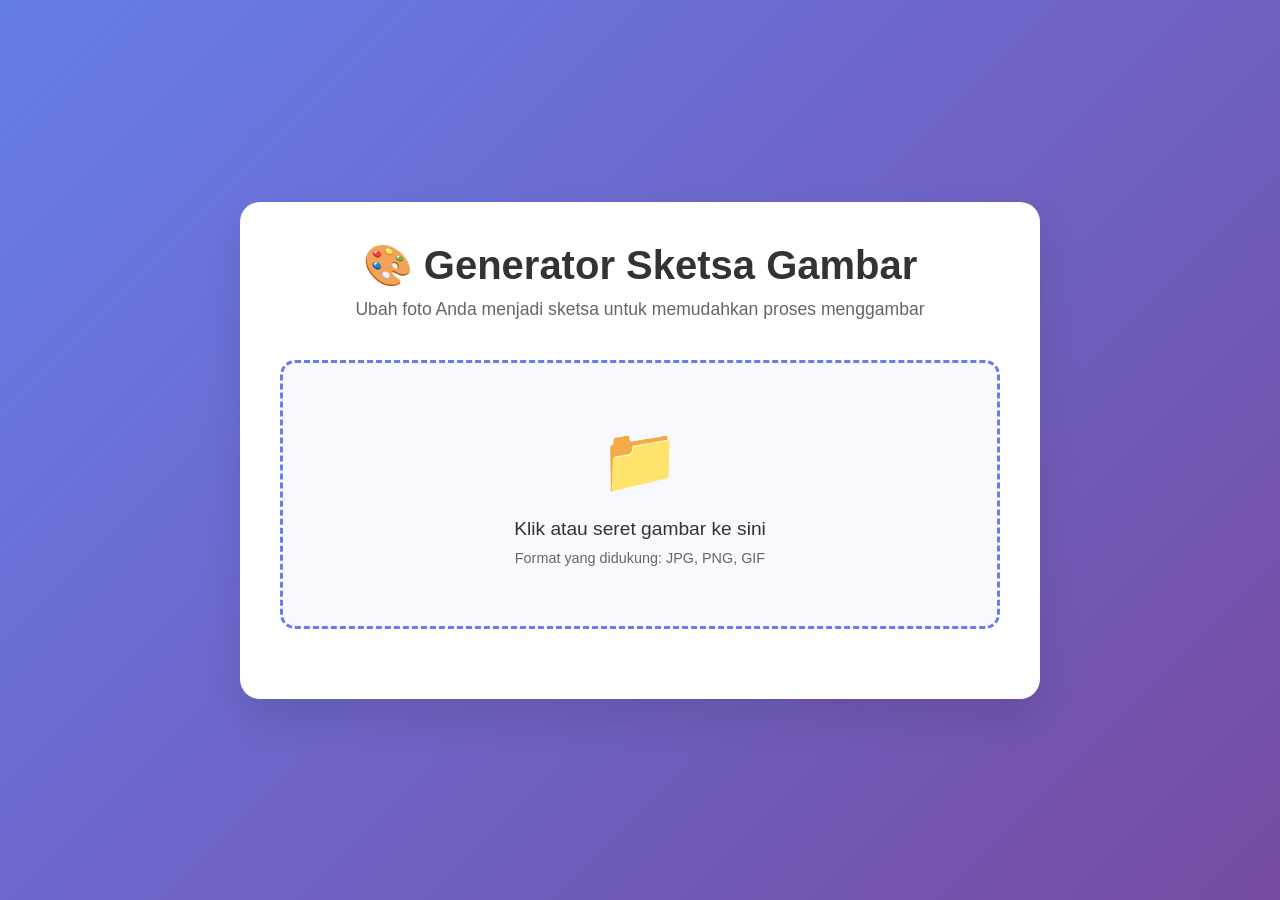
<file: sketch-generator.html>
<!DOCTYPE html>
<html lang="id">
<head>
    <meta charset="UTF-8">
    <meta name="viewport" content="width=device-width, initial-scale=1.0">
    <title>Generator Sketsa Gambar</title>
    <style>
        * {
            margin: 0;
            padding: 0;
            box-sizing: border-box;
        }

        body {
            font-family: 'Segoe UI', Tahoma, Geneva, Verdana, sans-serif;
            background: linear-gradient(135deg, #667eea 0%, #764ba2 100%);
            min-height: 100vh;
            display: flex;
            align-items: center;
            justify-content: center;
            padding: 20px;
        }

        .container {
            background: white;
            border-radius: 20px;
            box-shadow: 0 20px 40px rgba(0, 0, 0, 0.1);
            padding: 40px;
            max-width: 800px;
            width: 100%;
            text-align: center;
        }

        h1 {
            color: #333;
            margin-bottom: 10px;
            font-size: 2.5em;
            font-weight: 700;
        }

        .subtitle {
            color: #666;
            margin-bottom: 40px;
            font-size: 1.1em;
        }

        .upload-area {
            border: 3px dashed #667eea;
            border-radius: 15px;
            padding: 60px 20px;
            margin-bottom: 30px;
            background: #f8f9ff;
            transition: all 0.3s ease;
            cursor: pointer;
        }

        .upload-area:hover {
            border-color: #764ba2;
            background: #f0f2ff;
            transform: translateY(-2px);
        }

        .upload-area.dragover {
            border-color: #764ba2;
            background: #e8ebff;
            transform: scale(1.02);
        }

        .upload-icon {
            font-size: 4em;
            color: #667eea;
            margin-bottom: 20px;
        }

        .upload-text {
            font-size: 1.2em;
            color: #333;
            margin-bottom: 10px;
        }

        .upload-hint {
            color: #666;
            font-size: 0.9em;
        }

        #fileInput {
            display: none;
        }

        .controls {
            margin: 30px 0;
            display: flex;
            justify-content: center;
            gap: 20px;
            flex-wrap: wrap;
        }

        .control-group {
            display: flex;
            flex-direction: column;
            align-items: center;
            gap: 10px;
        }

        .control-group label {
            font-weight: 600;
            color: #333;
            font-size: 0.9em;
        }

        .slider {
            width: 200px;
            height: 6px;
            border-radius: 3px;
            background: #ddd;
            outline: none;
            -webkit-appearance: none;
        }

        .slider::-webkit-slider-thumb {
            -webkit-appearance: none;
            appearance: none;
            width: 20px;
            height: 20px;
            border-radius: 50%;
            background: #667eea;
            cursor: pointer;
            box-shadow: 0 2px 6px rgba(0, 0, 0, 0.2);
        }

        .slider::-moz-range-thumb {
            width: 20px;
            height: 20px;
            border-radius: 50%;
            background: #667eea;
            cursor: pointer;
            border: none;
            box-shadow: 0 2px 6px rgba(0, 0, 0, 0.2);
        }

        .value-display {
            font-weight: 600;
            color: #667eea;
            font-size: 0.9em;
        }

        #invertCheckbox {
            width: 20px;
            height: 20px;
            accent-color: #667eea;
            cursor: pointer;
        }

        .btn {
            background: linear-gradient(135deg, #667eea 0%, #764ba2 100%);
            color: white;
            border: none;
            padding: 15px 30px;
            border-radius: 25px;
            font-size: 1.1em;
            font-weight: 600;
            cursor: pointer;
            transition: all 0.3s ease;
            box-shadow: 0 4px 15px rgba(102, 126, 234, 0.3);
        }

        .btn:hover {
            transform: translateY(-2px);
            box-shadow: 0 6px 20px rgba(102, 126, 234, 0.4);
        }

        .btn:active {
            transform: translateY(0);
        }

        .btn:disabled {
            background: #ccc;
            cursor: not-allowed;
            transform: none;
            box-shadow: none;
        }

        .image-container {
            display: flex;
            gap: 20px;
            margin: 30px 0;
            justify-content: center;
            flex-wrap: wrap;
        }

        .image-box {
            flex: 1;
            min-width: 300px;
            max-width: 400px;
        }

        .image-box h3 {
            color: #333;
            margin-bottom: 15px;
            font-size: 1.2em;
        }

        .image-preview {
            width: 100%;
            max-width: 100%;
            border-radius: 10px;
            box-shadow: 0 10px 25px rgba(0, 0, 0, 0.1);
            background: #f5f5f5;
        }

        .loading {
            display: none;
            margin: 20px 0;
        }

        .spinner {
            width: 40px;
            height: 40px;
            border: 4px solid #f3f3f3;
            border-top: 4px solid #667eea;
            border-radius: 50%;
            animation: spin 1s linear infinite;
            margin: 0 auto;
        }

        @keyframes spin {
            0% { transform: rotate(0deg); }
            100% { transform: rotate(360deg); }
        }

        .loading-text {
            margin-top: 15px;
            color: #666;
            font-weight: 600;
        }

        .download-btn {
            margin-top: 20px;
            background: linear-gradient(135deg, #28a745 0%, #20c997 100%);
        }

        .download-btn:hover {
            box-shadow: 0 6px 20px rgba(40, 167, 69, 0.4);
        }

        .error {
            background: #f8d7da;
            color: #721c24;
            padding: 15px;
            border-radius: 10px;
            margin: 20px 0;
            border: 1px solid #f5c6cb;
        }

        .success {
            background: #d4edda;
            color: #155724;
            padding: 15px;
            border-radius: 10px;
            margin: 20px 0;
            border: 1px solid #c3e6cb;
        }

        @media (max-width: 768px) {
            .container {
                padding: 20px;
            }
            
            h1 {
                font-size: 2em;
            }
            
            .image-container {
                flex-direction: column;
            }
            
            .controls {
                flex-direction: column;
                align-items: center;
            }
            
            .slider {
                width: 150px;
            }
        }
    </style>
</head>
<body>
    <div class="container">
        <h1>🎨 Generator Sketsa Gambar</h1>
        <p class="subtitle">Ubah foto Anda menjadi sketsa untuk memudahkan proses menggambar</p>
        
        <div class="upload-area" id="uploadArea">
            <div class="upload-icon">📁</div>
            <div class="upload-text">Klik atau seret gambar ke sini</div>
            <div class="upload-hint">Format yang didukung: JPG, PNG, GIF</div>
            <input type="file" id="fileInput" accept="image/*">
        </div>

        <div class="controls" id="controls" style="display: none;">
            <div class="control-group">
                <label for="thresholdSlider">Sensitivitas Garis</label>
                <input type="range" id="thresholdSlider" class="slider" min="10" max="100" value="30">
                <div class="value-display" id="thresholdValue">30</div>
            </div>
            
            <div class="control-group">
                <label for="blurSlider">Kehalusan</label>
                <input type="range" id="blurSlider" class="slider" min="0" max="3" value="0.5" step="0.1">
                <div class="value-display" id="blurValue">0.5</div>
            </div>
            
            <div class="control-group">
                <label for="invertCheckbox">Garis Hitam</label>
                <input type="checkbox" id="invertCheckbox" checked>
                <div class="value-display">✓ Aktif</div>
            </div>
        </div>

        <button class="btn" id="generateBtn" style="display: none;">Generate Sketsa</button>

        <div class="loading" id="loading">
            <div class="spinner"></div>
            <div class="loading-text">Memproses gambar...</div>
        </div>

        <div class="image-container" id="imageContainer" style="display: none;">
            <div class="image-box">
                <h3>Gambar Asli</h3>
                <img id="originalImage" class="image-preview" alt="Gambar asli">
            </div>
            <div class="image-box">
                <h3>Hasil Sketsa</h3>
                <img id="sketchImage" class="image-preview" alt="Hasil sketsa">
            </div>
        </div>

        <button class="btn download-btn" id="downloadBtn" style="display: none;">Download Sketsa</button>

        <div id="message"></div>
    </div>

    <script>
        class SketchGenerator {
            constructor() {
                this.originalImage = null;
                this.sketchImage = null;
                this.canvas = document.createElement('canvas');
                this.ctx = this.canvas.getContext('2d');
                
                this.initializeElements();
                this.setupEventListeners();
            }

            initializeElements() {
                this.uploadArea = document.getElementById('uploadArea');
                this.fileInput = document.getElementById('fileInput');
                this.controls = document.getElementById('controls');
                this.generateBtn = document.getElementById('generateBtn');
                this.loading = document.getElementById('loading');
                this.imageContainer = document.getElementById('imageContainer');
                this.originalImage = document.getElementById('originalImage');
                this.sketchImage = document.getElementById('sketchImage');
                this.downloadBtn = document.getElementById('downloadBtn');
                this.message = document.getElementById('message');
                
                this.thresholdSlider = document.getElementById('thresholdSlider');
                this.blurSlider = document.getElementById('blurSlider');
                this.invertCheckbox = document.getElementById('invertCheckbox');
                this.thresholdValue = document.getElementById('thresholdValue');
                this.blurValue = document.getElementById('blurValue');
            }

            setupEventListeners() {
                // Upload area events
                this.uploadArea.addEventListener('click', () => this.fileInput.click());
                this.uploadArea.addEventListener('dragover', this.handleDragOver.bind(this));
                this.uploadArea.addEventListener('dragleave', this.handleDragLeave.bind(this));
                this.uploadArea.addEventListener('drop', this.handleDrop.bind(this));
                
                // File input event
                this.fileInput.addEventListener('change', this.handleFileSelect.bind(this));
                
                // Generate button
                this.generateBtn.addEventListener('click', this.generateSketch.bind(this));
                
                // Download button
                this.downloadBtn.addEventListener('click', this.downloadSketch.bind(this));
                
                // Slider events
                this.thresholdSlider.addEventListener('input', this.updateThresholdValue.bind(this));
                this.blurSlider.addEventListener('input', this.updateBlurValue.bind(this));
                this.invertCheckbox.addEventListener('change', this.updateInvertValue.bind(this));
            }

            handleDragOver(e) {
                e.preventDefault();
                this.uploadArea.classList.add('dragover');
            }

            handleDragLeave(e) {
                e.preventDefault();
                this.uploadArea.classList.remove('dragover');
            }

            handleDrop(e) {
                e.preventDefault();
                this.uploadArea.classList.remove('dragover');
                
                const files = e.dataTransfer.files;
                if (files.length > 0) {
                    this.processFile(files[0]);
                }
            }

            handleFileSelect(e) {
                const file = e.target.files[0];
                if (file) {
                    this.processFile(file);
                }
            }

            processFile(file) {
                if (!file.type.startsWith('image/')) {
                    this.showMessage('Silakan pilih file gambar yang valid!', 'error');
                    return;
                }

                const reader = new FileReader();
                reader.onload = (e) => {
                    this.loadImage(e.target.result);
                };
                reader.readAsDataURL(file);
            }

            loadImage(src) {
                const img = new Image();
                img.onload = () => {
                    this.originalImage.src = src;
                    this.originalImageData = img;
                    this.showControls();
                    this.showMessage('Gambar berhasil dimuat! Sesuaikan pengaturan dan klik Generate Sketsa.', 'success');
                };
                img.onerror = () => {
                    this.showMessage('Gagal memuat gambar!', 'error');
                };
                img.src = src;
            }

            showControls() {
                this.controls.style.display = 'flex';
                this.generateBtn.style.display = 'block';
                this.imageContainer.style.display = 'flex';
            }

            updateThresholdValue() {
                this.thresholdValue.textContent = this.thresholdSlider.value;
            }

            updateBlurValue() {
                this.blurValue.textContent = parseFloat(this.blurSlider.value).toFixed(1);
            }

            updateInvertValue() {
                const invertValue = document.querySelector('#invertCheckbox + .value-display');
                invertValue.textContent = this.invertCheckbox.checked ? '✓ Aktif' : '✗ Tidak Aktif';
            }

            generateSketch() {
                if (!this.originalImageData) {
                    this.showMessage('Silakan pilih gambar terlebih dahulu!', 'error');
                    return;
                }

                this.showLoading(true);
                
                // Simulate processing time for better UX
                setTimeout(() => {
                    try {
                        this.processSketch();
                        this.showLoading(false);
                        this.showMessage('Sketsa berhasil dibuat!', 'success');
                        this.downloadBtn.style.display = 'block';
                    } catch (error) {
                        this.showLoading(false);
                        this.showMessage('Terjadi kesalahan saat memproses gambar!', 'error');
                        console.error('Error generating sketch:', error);
                    }
                }, 500);
            }

            processSketch() {
                const img = this.originalImageData;
                const threshold = parseInt(this.thresholdSlider.value);
                const blur = parseFloat(this.blurSlider.value);
                
                // Set canvas size
                this.canvas.width = img.width;
                this.canvas.height = img.height;
                
                // Draw original image
                this.ctx.drawImage(img, 0, 0);
                
                // Get image data
                const imageData = this.ctx.getImageData(0, 0, this.canvas.width, this.canvas.height);
                const data = imageData.data;
                
                // Convert to grayscale first
                const grayData = new Uint8Array(this.canvas.width * this.canvas.height);
                for (let i = 0; i < data.length; i += 4) {
                    const r = data[i];
                    const g = data[i + 1];
                    const b = data[i + 2];
                    const gray = 0.299 * r + 0.587 * g + 0.114 * b;
                    grayData[i / 4] = gray;
                }
                
                // Apply Sobel edge detection
                const edgeData = this.applySobelEdgeDetection(grayData, this.canvas.width, this.canvas.height);
                
                // Apply threshold and create sketch
                for (let i = 0; i < data.length; i += 4) {
                    const edgeValue = edgeData[i / 4];
                    const invert = this.invertCheckbox.checked;
                    
                    // Determine sketch value based on edge detection and invert option
                    let sketchValue;
                    if (invert) {
                        // Garis hitam di background putih
                        sketchValue = edgeValue > threshold ? 0 : 255;
                    } else {
                        // Garis putih di background hitam
                        sketchValue = edgeValue > threshold ? 255 : 0;
                    }
                    
                    data[i] = sketchValue;     // Red
                    data[i + 1] = sketchValue; // Green
                    data[i + 2] = sketchValue; // Blue
                    // Alpha channel remains unchanged
                }
                
                // Apply slight blur for smoother lines
                if (blur > 0) {
                    this.ctx.putImageData(imageData, 0, 0);
                    this.ctx.filter = `blur(${blur}px)`;
                    this.ctx.drawImage(this.canvas, 0, 0);
                    this.ctx.filter = 'none';
                } else {
                    this.ctx.putImageData(imageData, 0, 0);
                }
                
                // Display result
                this.sketchImage.src = this.canvas.toDataURL();
            }

            applySobelEdgeDetection(grayData, width, height) {
                const edgeData = new Uint8Array(width * height);
                
                // Sobel kernels
                const sobelX = [
                    [-1, 0, 1],
                    [-2, 0, 2],
                    [-1, 0, 1]
                ];
                
                const sobelY = [
                    [-1, -2, -1],
                    [0, 0, 0],
                    [1, 2, 1]
                ];
                
                // Apply Gaussian blur first for smoother edges
                const blurredData = this.applyGaussianBlur(grayData, width, height, 1);
                
                for (let y = 1; y < height - 1; y++) {
                    for (let x = 1; x < width - 1; x++) {
                        let gx = 0, gy = 0;
                        
                        // Apply Sobel kernels
                        for (let ky = -1; ky <= 1; ky++) {
                            for (let kx = -1; kx <= 1; kx++) {
                                const pixelValue = blurredData[(y + ky) * width + (x + kx)];
                                gx += pixelValue * sobelX[ky + 1][kx + 1];
                                gy += pixelValue * sobelY[ky + 1][kx + 1];
                            }
                        }
                        
                        // Calculate gradient magnitude
                        const magnitude = Math.sqrt(gx * gx + gy * gy);
                        edgeData[y * width + x] = Math.min(255, magnitude);
                    }
                }
                
                return edgeData;
            }

            applyGaussianBlur(grayData, width, height, radius) {
                const blurredData = new Uint8Array(width * height);
                const sigma = radius / 3;
                const kernelSize = Math.ceil(radius * 2) + 1;
                const kernel = this.createGaussianKernel(kernelSize, sigma);
                
                for (let y = 0; y < height; y++) {
                    for (let x = 0; x < width; x++) {
                        let sum = 0;
                        let weightSum = 0;
                        
                        for (let ky = -Math.floor(kernelSize / 2); ky <= Math.floor(kernelSize / 2); ky++) {
                            for (let kx = -Math.floor(kernelSize / 2); kx <= Math.floor(kernelSize / 2); kx++) {
                                const px = Math.max(0, Math.min(width - 1, x + kx));
                                const py = Math.max(0, Math.min(height - 1, y + ky));
                                const weight = kernel[ky + Math.floor(kernelSize / 2)][kx + Math.floor(kernelSize / 2)];
                                
                                sum += grayData[py * width + px] * weight;
                                weightSum += weight;
                            }
                        }
                        
                        blurredData[y * width + x] = sum / weightSum;
                    }
                }
                
                return blurredData;
            }

            createGaussianKernel(size, sigma) {
                const kernel = Array(size).fill().map(() => Array(size).fill(0));
                const center = Math.floor(size / 2);
                let sum = 0;
                
                for (let y = 0; y < size; y++) {
                    for (let x = 0; x < size; x++) {
                        const dx = x - center;
                        const dy = y - center;
                        const value = Math.exp(-(dx * dx + dy * dy) / (2 * sigma * sigma));
                        kernel[y][x] = value;
                        sum += value;
                    }
                }
                
                // Normalize kernel
                for (let y = 0; y < size; y++) {
                    for (let x = 0; x < size; x++) {
                        kernel[y][x] /= sum;
                    }
                }
                
                return kernel;
            }

            showLoading(show) {
                this.loading.style.display = show ? 'block' : 'none';
                this.generateBtn.disabled = show;
            }

            showMessage(text, type) {
                this.message.innerHTML = `<div class="${type}">${text}</div>`;
                setTimeout(() => {
                    this.message.innerHTML = '';
                }, 5000);
            }

            downloadSketch() {
                if (!this.sketchImage.src) {
                    this.showMessage('Tidak ada sketsa untuk diunduh!', 'error');
                    return;
                }

                const link = document.createElement('a');
                link.download = 'sketsa-gambar.png';
                link.href = this.sketchImage.src;
                link.click();
                
                this.showMessage('Sketsa berhasil diunduh!', 'success');
            }
        }

        // Initialize the application
        document.addEventListener('DOMContentLoaded', () => {
            new SketchGenerator();
        });
    </script>
</body>
</html>
</file>
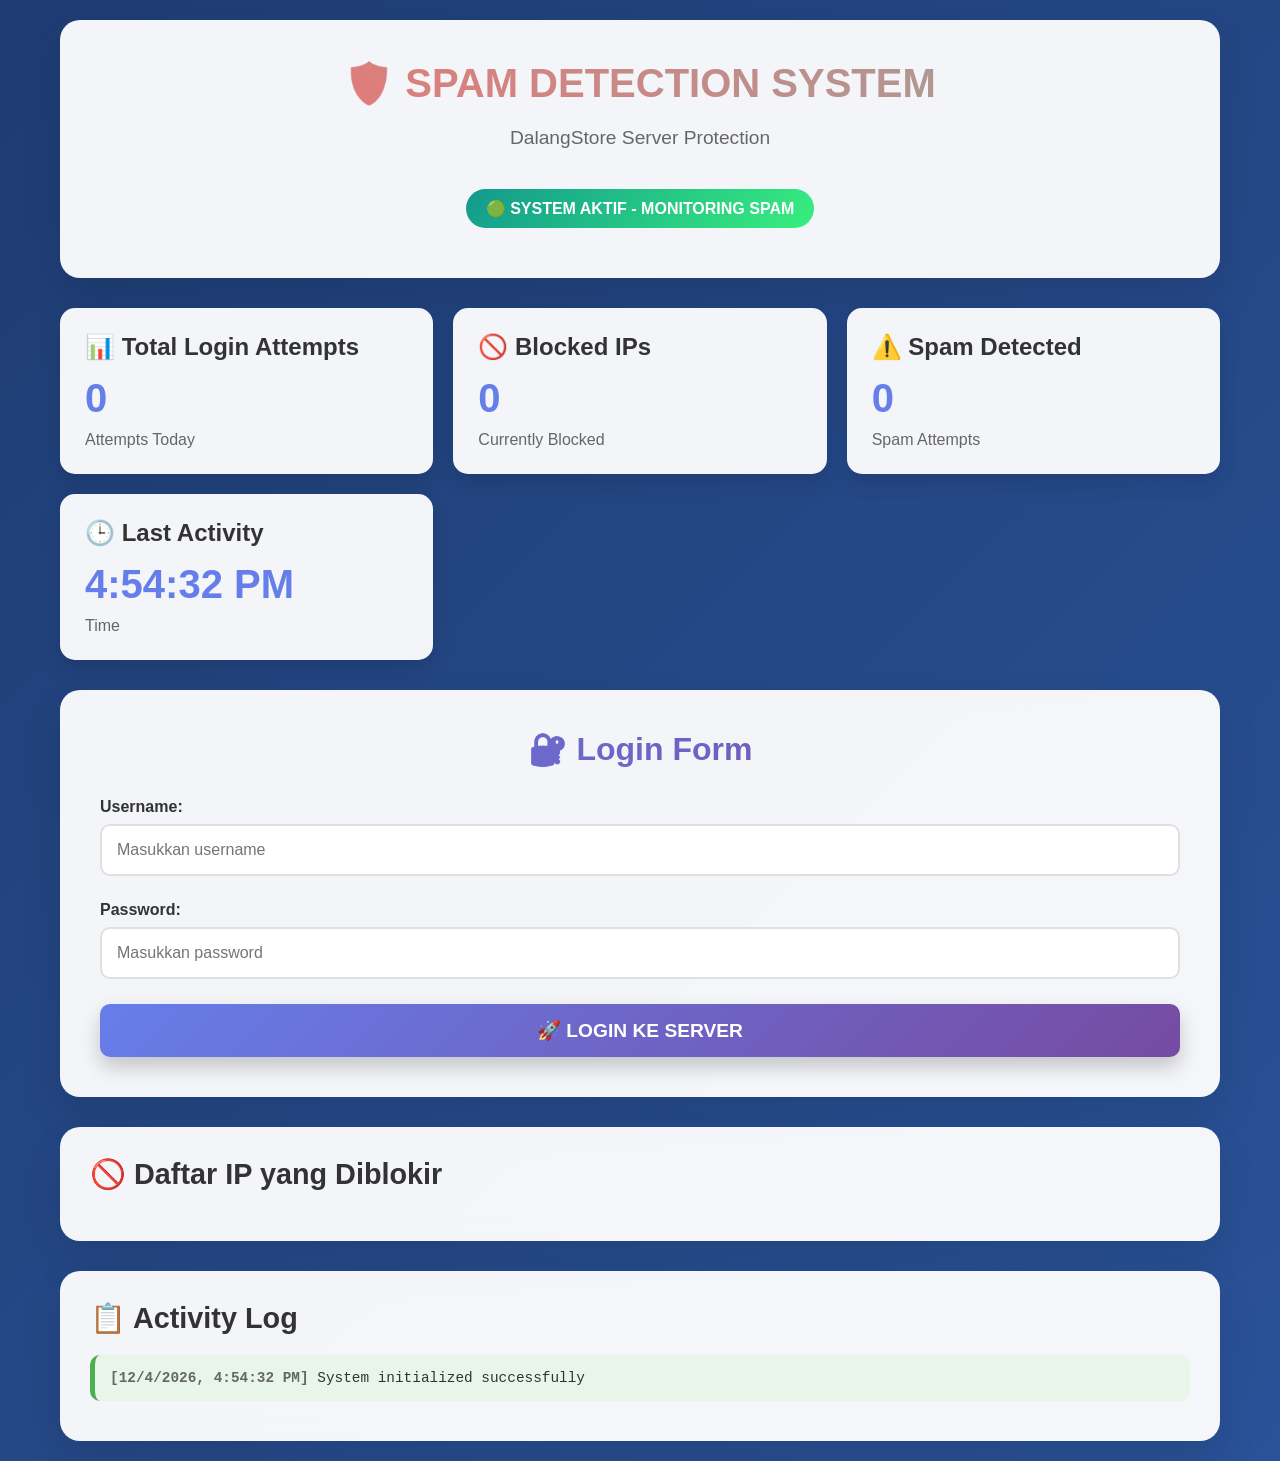
<file: spam-detection-system.html>
<!DOCTYPE html>
<html lang="id">
<head>
    <meta charset="UTF-8">
    <meta name="viewport" content="width=device-width, initial-scale=1.0">
    <title>Spam Detection System - DalangStore</title>
    <style>
        * {
            margin: 0;
            padding: 0;
            box-sizing: border-box;
        }

        body {
            font-family: 'Segoe UI', Tahoma, Geneva, Verdana, sans-serif;
            background: linear-gradient(135deg, #1e3c72 0%, #2a5298 100%);
            min-height: 100vh;
            color: #333;
            overflow-x: hidden;
        }

        .container {
            max-width: 1200px;
            margin: 0 auto;
            padding: 20px;
        }

        .header {
            text-align: center;
            background: rgba(255, 255, 255, 0.95);
            border-radius: 20px;
            padding: 40px 20px;
            margin-bottom: 30px;
            box-shadow: 0 20px 40px rgba(0, 0, 0, 0.1);
            backdrop-filter: blur(10px);
            animation: slideDown 1s ease-out;
        }

        .system-title {
            font-size: 2.5rem;
            font-weight: bold;
            background: linear-gradient(45deg, #ff6b6b, #4ecdc4, #45b7d1);
            background-size: 400% 400%;
            -webkit-background-clip: text;
            -webkit-text-fill-color: transparent;
            background-clip: text;
            animation: gradientShift 3s ease-in-out infinite;
            margin-bottom: 20px;
        }

        .system-subtitle {
            font-size: 1.2rem;
            color: #666;
            margin-bottom: 30px;
        }

        .status-indicator {
            display: inline-block;
            padding: 10px 20px;
            border-radius: 25px;
            font-weight: bold;
            margin: 10px;
            transition: all 0.3s ease;
        }

        .status-active {
            background: linear-gradient(135deg, #11998e 0%, #38ef7d 100%);
            color: white;
            animation: pulse 2s infinite;
        }

        .status-warning {
            background: linear-gradient(135deg, #f093fb 0%, #f5576c 100%);
            color: white;
        }

        .status-danger {
            background: linear-gradient(135deg, #ff416c 0%, #ff4b2b 100%);
            color: white;
            animation: shake 0.5s ease-in-out infinite;
        }

        .dashboard {
            display: grid;
            grid-template-columns: repeat(auto-fit, minmax(300px, 1fr));
            gap: 20px;
            margin-bottom: 30px;
        }

        .dashboard-card {
            background: rgba(255, 255, 255, 0.95);
            border-radius: 15px;
            padding: 25px;
            box-shadow: 0 10px 20px rgba(0, 0, 0, 0.1);
            backdrop-filter: blur(10px);
            transition: transform 0.3s ease;
        }

        .dashboard-card:hover {
            transform: translateY(-5px);
        }

        .card-title {
            font-size: 1.5rem;
            font-weight: bold;
            margin-bottom: 15px;
            color: #333;
        }

        .metric-value {
            font-size: 2.5rem;
            font-weight: bold;
            color: #667eea;
            margin-bottom: 10px;
        }

        .metric-label {
            color: #666;
            font-size: 1rem;
        }

        .login-form {
            background: rgba(255, 255, 255, 0.95);
            border-radius: 20px;
            padding: 40px;
            box-shadow: 0 20px 40px rgba(0, 0, 0, 0.1);
            backdrop-filter: blur(10px);
            margin-bottom: 30px;
            animation: slideUp 1s ease-out 0.5s both;
        }

        .form-title {
            font-size: 2rem;
            text-align: center;
            margin-bottom: 30px;
            background: linear-gradient(45deg, #667eea, #764ba2);
            -webkit-background-clip: text;
            -webkit-text-fill-color: transparent;
            background-clip: text;
        }

        .form-group {
            margin-bottom: 25px;
        }

        .form-label {
            display: block;
            margin-bottom: 8px;
            font-weight: bold;
            color: #333;
        }

        .form-input {
            width: 100%;
            padding: 15px;
            border: 2px solid #e0e0e0;
            border-radius: 10px;
            font-size: 1rem;
            transition: border-color 0.3s ease;
        }

        .form-input:focus {
            outline: none;
            border-color: #667eea;
            box-shadow: 0 0 0 3px rgba(102, 126, 234, 0.1);
        }

        .login-button {
            width: 100%;
            background: linear-gradient(135deg, #667eea 0%, #764ba2 100%);
            color: white;
            padding: 15px;
            border: none;
            border-radius: 10px;
            font-size: 1.2rem;
            font-weight: bold;
            cursor: pointer;
            transition: all 0.3s ease;
            box-shadow: 0 10px 20px rgba(0, 0, 0, 0.2);
        }

        .login-button:hover {
            transform: translateY(-2px);
            box-shadow: 0 15px 30px rgba(0, 0, 0, 0.3);
        }

        .login-button:disabled {
            opacity: 0.6;
            cursor: not-allowed;
            transform: none;
        }

        .spam-alert {
            background: linear-gradient(135deg, #ff416c 0%, #ff4b2b 100%);
            color: white;
            padding: 20px;
            border-radius: 15px;
            margin: 20px 0;
            text-align: center;
            animation: shake 0.5s ease-in-out infinite;
            display: none;
        }

        .spam-alert.show {
            display: block;
        }

        .spam-info {
            font-size: 1.2rem;
            font-weight: bold;
            margin-bottom: 10px;
        }

        .ip-display {
            font-size: 1.5rem;
            font-weight: bold;
            background: rgba(255, 255, 255, 0.2);
            padding: 10px;
            border-radius: 10px;
            margin: 10px 0;
        }

        .blocked-ips {
            background: rgba(255, 255, 255, 0.95);
            border-radius: 20px;
            padding: 30px;
            box-shadow: 0 20px 40px rgba(0, 0, 0, 0.1);
            backdrop-filter: blur(10px);
            animation: slideUp 1s ease-out 1s both;
        }

        .blocked-title {
            font-size: 1.8rem;
            font-weight: bold;
            margin-bottom: 20px;
            color: #333;
        }

        .ip-list {
            list-style: none;
            padding: 0;
        }

        .ip-item {
            background: linear-gradient(135deg, #ff9a9e 0%, #fecfef 100%);
            margin: 10px 0;
            padding: 15px;
            border-radius: 10px;
            display: flex;
            justify-content: space-between;
            align-items: center;
            transition: transform 0.3s ease;
        }

        .ip-item:hover {
            transform: translateX(10px);
        }

        .ip-address {
            font-weight: bold;
            font-size: 1.1rem;
        }

        .ip-time {
            color: #666;
            font-size: 0.9rem;
        }

        .unblock-button {
            background: linear-gradient(135deg, #11998e 0%, #38ef7d 100%);
            color: white;
            border: none;
            padding: 8px 15px;
            border-radius: 5px;
            cursor: pointer;
            font-size: 0.9rem;
            transition: transform 0.3s ease;
        }

        .unblock-button:hover {
            transform: scale(1.05);
        }

        .log-section {
            background: rgba(255, 255, 255, 0.95);
            border-radius: 20px;
            padding: 30px;
            box-shadow: 0 20px 40px rgba(0, 0, 0, 0.1);
            backdrop-filter: blur(10px);
            margin-top: 30px;
            animation: slideUp 1s ease-out 1.5s both;
        }

        .log-title {
            font-size: 1.8rem;
            font-weight: bold;
            margin-bottom: 20px;
            color: #333;
        }

        .log-entry {
            background: #f8f9fa;
            margin: 10px 0;
            padding: 15px;
            border-radius: 10px;
            border-left: 5px solid #667eea;
            font-family: 'Courier New', monospace;
            font-size: 0.9rem;
        }

        .log-timestamp {
            color: #666;
            font-weight: bold;
        }

        .log-message {
            color: #333;
        }

        .log-error {
            border-left-color: #ff416c;
            background: #ffe6e6;
        }

        .log-warning {
            border-left-color: #ffa726;
            background: #fff3e0;
        }

        .log-success {
            border-left-color: #4caf50;
            background: #e8f5e8;
        }

        /* Animations */
        @keyframes slideDown {
            from {
                opacity: 0;
                transform: translateY(-50px);
            }
            to {
                opacity: 1;
                transform: translateY(0);
            }
        }

        @keyframes slideUp {
            from {
                opacity: 0;
                transform: translateY(50px);
            }
            to {
                opacity: 1;
                transform: translateY(0);
            }
        }

        @keyframes gradientShift {
            0% {
                background-position: 0% 50%;
            }
            50% {
                background-position: 100% 50%;
            }
            100% {
                background-position: 0% 50%;
            }
        }

        @keyframes pulse {
            0% {
                transform: scale(1);
            }
            50% {
                transform: scale(1.05);
            }
            100% {
                transform: scale(1);
            }
        }

        @keyframes shake {
            0%, 100% {
                transform: translateX(0);
            }
            25% {
                transform: translateX(-5px);
            }
            75% {
                transform: translateX(5px);
            }
        }

        /* Responsive Design */
        @media (max-width: 768px) {
            .system-title {
                font-size: 2rem;
            }
            
            .dashboard {
                grid-template-columns: 1fr;
            }
            
            .login-form {
                padding: 20px;
            }
            
            .form-title {
                font-size: 1.5rem;
            }
        }

        .fade-in {
            opacity: 0;
            transform: translateY(30px);
            transition: all 0.6s ease;
        }

        .fade-in.visible {
            opacity: 1;
            transform: translateY(0);
        }
    </style>
</head>
<body>
    <div class="container">
        <!-- Header Section -->
        <div class="header">
            <h1 class="system-title">🛡️ SPAM DETECTION SYSTEM</h1>
            <p class="system-subtitle">DalangStore Server Protection</p>
            
            <div class="status-indicator status-active" id="systemStatus">
                🟢 SYSTEM AKTIF - MONITORING SPAM
            </div>
        </div>

        <!-- Dashboard -->
        <div class="dashboard">
            <div class="dashboard-card">
                <div class="card-title">📊 Total Login Attempts</div>
                <div class="metric-value" id="totalAttempts">0</div>
                <div class="metric-label">Attempts Today</div>
            </div>
            
            <div class="dashboard-card">
                <div class="card-title">🚫 Blocked IPs</div>
                <div class="metric-value" id="blockedCount">0</div>
                <div class="metric-label">Currently Blocked</div>
            </div>
            
            <div class="dashboard-card">
                <div class="card-title">⚠️ Spam Detected</div>
                <div class="metric-value" id="spamCount">0</div>
                <div class="metric-label">Spam Attempts</div>
            </div>
            
            <div class="dashboard-card">
                <div class="card-title">🕒 Last Activity</div>
                <div class="metric-value" id="lastActivity">--:--</div>
                <div class="metric-label">Time</div>
            </div>
        </div>

        <!-- Spam Alert -->
        <div class="spam-alert" id="spamAlert">
            <div class="spam-info">🚨 SPAM DETECTED! 🚨</div>
            <div>IP Address yang melakukan spam:</div>
            <div class="ip-display" id="spamIP">Loading...</div>
            <div>IP ini telah diblokir otomatis!</div>
        </div>

        <!-- Login Form -->
        <div class="login-form">
            <h2 class="form-title">🔐 Login Form</h2>
            <form id="loginForm">
                <div class="form-group">
                    <label class="form-label" for="username">Username:</label>
                    <input type="text" id="username" class="form-input" placeholder="Masukkan username" required>
                </div>
                
                <div class="form-group">
                    <label class="form-label" for="password">Password:</label>
                    <input type="password" id="password" class="form-input" placeholder="Masukkan password" required>
                </div>
                
                <button type="submit" class="login-button" id="loginBtn">
                    🚀 LOGIN KE SERVER
                </button>
            </form>
        </div>

        <!-- Blocked IPs Section -->
        <div class="blocked-ips">
            <h3 class="blocked-title">🚫 Daftar IP yang Diblokir</h3>
            <ul class="ip-list" id="blockedIPList">
                <!-- Blocked IPs will be displayed here -->
            </ul>
        </div>

        <!-- Activity Log -->
        <div class="log-section">
            <h3 class="log-title">📋 Activity Log</h3>
            <div id="activityLog">
                <!-- Activity logs will be displayed here -->
            </div>
        </div>
    </div>

    <script>
        // Global variables
        let loginAttempts = [];
        let blockedIPs = new Set();
        let spamCount = 0;
        let totalAttempts = 0;
        let spamThreshold = 5; // Maximum attempts per minute
        let timeWindow = 60000; // 1 minute in milliseconds

        // Initialize the system
        document.addEventListener('DOMContentLoaded', function() {
            initializeSystem();
            startMonitoring();
            loadStoredData();
        });

        // Initialize system
        function initializeSystem() {
            updateDashboard();
            addLogEntry('System initialized successfully', 'success');
            console.log('🛡️ Spam Detection System initialized');
        }

        // Start monitoring
        function startMonitoring() {
            // Monitor for rapid login attempts
            setInterval(checkForSpam, 1000);
            
            // Update dashboard every 5 seconds
            setInterval(updateDashboard, 5000);
            
            // Clean old attempts every minute
            setInterval(cleanOldAttempts, 60000);
        }

        // Get user's IP address (simulated)
        function getUserIP() {
            // In a real implementation, you would get this from your server
            // For demo purposes, we'll simulate different IPs
            const ips = [
                '192.168.1.100',
                '10.0.0.50',
                '172.16.0.25',
                '203.142.15.75',
                '45.123.67.89',
                '198.51.100.42',
                '203.0.113.15',
                '192.0.2.1'
            ];
            
            // Simulate different IPs based on time
            const index = Math.floor(Date.now() / 10000) % ips.length;
            return ips[index];
        }

        // Add login attempt
        function addLoginAttempt(ip, username) {
            const attempt = {
                ip: ip,
                username: username,
                timestamp: Date.now(),
                success: false
            };
            
            loginAttempts.push(attempt);
            totalAttempts++;
            
            addLogEntry(`Login attempt from ${ip} (${username})`, 'warning');
            updateDashboard();
        }

        // Check for spam
        function checkForSpam() {
            const now = Date.now();
            const recentAttempts = loginAttempts.filter(attempt => 
                now - attempt.timestamp < timeWindow
            );
            
            // Group by IP
            const attemptsByIP = {};
            recentAttempts.forEach(attempt => {
                if (!attemptsByIP[attempt.ip]) {
                    attemptsByIP[attempt.ip] = [];
                }
                attemptsByIP[attempt.ip].push(attempt);
            });
            
            // Check each IP for spam
            Object.keys(attemptsByIP).forEach(ip => {
                if (attemptsByIP[ip].length >= spamThreshold) {
                    handleSpamDetection(ip, attemptsByIP[ip]);
                }
            });
        }

        // Handle spam detection
        function handleSpamDetection(ip, attempts) {
            if (!blockedIPs.has(ip)) {
                blockedIPs.add(ip);
                spamCount++;
                
                // Show spam alert
                showSpamAlert(ip);
                
                // Add to blocked list
                addBlockedIP(ip);
                
                // Log the event
                addLogEntry(`🚨 SPAM DETECTED from ${ip} (${attempts.length} attempts in 1 minute)`, 'error');
                
                // Update dashboard
                updateDashboard();
                
                console.log(`🚨 Spam detected from IP: ${ip}`);
            }
        }

        // Show spam alert
        function showSpamAlert(ip) {
            const alert = document.getElementById('spamAlert');
            const ipDisplay = document.getElementById('spamIP');
            
            ipDisplay.textContent = ip;
            alert.classList.add('show');
            
            // Hide alert after 10 seconds
            setTimeout(() => {
                alert.classList.remove('show');
            }, 10000);
        }

        // Add blocked IP to list
        function addBlockedIP(ip) {
            const list = document.getElementById('blockedIPList');
            const item = document.createElement('li');
            item.className = 'ip-item';
            item.innerHTML = `
                <div>
                    <div class="ip-address">${ip}</div>
                    <div class="ip-time">Blocked: ${new Date().toLocaleString()}</div>
                </div>
                <button class="unblock-button" onclick="unblockIP('${ip}')">Unblock</button>
            `;
            list.appendChild(item);
        }

        // Unblock IP
        function unblockIP(ip) {
            blockedIPs.delete(ip);
            spamCount = Math.max(0, spamCount - 1);
            
            // Remove from UI
            const items = document.querySelectorAll('.ip-item');
            items.forEach(item => {
                if (item.querySelector('.ip-address').textContent === ip) {
                    item.remove();
                }
            });
            
            addLogEntry(`IP ${ip} has been unblocked`, 'success');
            updateDashboard();
        }

        // Clean old attempts
        function cleanOldAttempts() {
            const now = Date.now();
            loginAttempts = loginAttempts.filter(attempt => 
                now - attempt.timestamp < timeWindow * 2
            );
        }

        // Update dashboard
        function updateDashboard() {
            document.getElementById('totalAttempts').textContent = totalAttempts;
            document.getElementById('blockedCount').textContent = blockedIPs.size;
            document.getElementById('spamCount').textContent = spamCount;
            document.getElementById('lastActivity').textContent = new Date().toLocaleTimeString();
        }

        // Add log entry
        function addLogEntry(message, type = 'info') {
            const log = document.getElementById('activityLog');
            const entry = document.createElement('div');
            entry.className = `log-entry log-${type}`;
            entry.innerHTML = `
                <span class="log-timestamp">[${new Date().toLocaleString()}]</span>
                <span class="log-message">${message}</span>
            `;
            
            // Add to top of log
            log.insertBefore(entry, log.firstChild);
            
            // Keep only last 50 entries
            const entries = log.querySelectorAll('.log-entry');
            if (entries.length > 50) {
                entries[entries.length - 1].remove();
            }
        }

        // Load stored data
        function loadStoredData() {
            // Load from localStorage if available
            const stored = localStorage.getItem('spamDetectionData');
            if (stored) {
                const data = JSON.parse(stored);
                blockedIPs = new Set(data.blockedIPs || []);
                spamCount = data.spamCount || 0;
                totalAttempts = data.totalAttempts || 0;
                
                // Rebuild blocked IP list
                blockedIPs.forEach(ip => addBlockedIP(ip));
                updateDashboard();
            }
        }

        // Save data
        function saveData() {
            const data = {
                blockedIPs: Array.from(blockedIPs),
                spamCount: spamCount,
                totalAttempts: totalAttempts,
                timestamp: Date.now()
            };
            localStorage.setItem('spamDetectionData', JSON.stringify(data));
        }

        // Handle login form submission
        document.getElementById('loginForm').addEventListener('submit', function(e) {
            e.preventDefault();
            
            const username = document.getElementById('username').value;
            const password = document.getElementById('password').value;
            const userIP = getUserIP();
            
            // Check if IP is blocked
            if (blockedIPs.has(userIP)) {
                addLogEntry(`Blocked IP ${userIP} attempted to login`, 'error');
                alert('🚫 IP Anda telah diblokir karena terdeteksi spam!');
                return;
            }
            
            // Add login attempt
            addLoginAttempt(userIP, username);
            
            // Simulate login process
            const loginBtn = document.getElementById('loginBtn');
            loginBtn.disabled = true;
            loginBtn.textContent = '⏳ Processing...';
            
            setTimeout(() => {
                // Simulate successful login
                addLogEntry(`Successful login from ${userIP} (${username})`, 'success');
                alert('✅ Login berhasil! Selamat datang di DalangStore Server!');
                
                // Reset form
                document.getElementById('username').value = '';
                document.getElementById('password').value = '';
                loginBtn.disabled = false;
                loginBtn.textContent = '🚀 LOGIN KE SERVER';
                
                // Save data
                saveData();
            }, 2000);
        });

        // Auto-save data every 30 seconds
        setInterval(saveData, 30000);

        // Add scroll animations
        function animateOnScroll() {
            const elements = document.querySelectorAll('.fade-in');
            elements.forEach(element => {
                const elementTop = element.getBoundingClientRect().top;
                const elementVisible = 150;
                
                if (elementTop < window.innerHeight - elementVisible) {
                    element.classList.add('visible');
                }
            });
        }

        window.addEventListener('scroll', animateOnScroll);

        // Initialize animations
        animateOnScroll();

        // Add click effects
        document.addEventListener('click', function(e) {
            if (e.target.classList.contains('unblock-button')) {
                e.target.style.transform = 'scale(0.95)';
                setTimeout(() => {
                    e.target.style.transform = '';
                }, 150);
            }
        });

        // Console welcome message
        console.log(`
🛡️ SPAM DETECTION SYSTEM INITIALIZED
━━━━━━━━━━━━━━━━━━━━━━━━━━━━━━━━━━━━━━━━
📊 System Status: ACTIVE
🔒 Protection Level: HIGH
⏰ Monitoring: 24/7
🌐 Target: https://dalangstore.servercloud.my.id/server
━━━━━━━━━━━━━━━━━━━━━━━━━━━━━━━━━━━━━━━━
        `);
    </script>
</body>
</html>
</file>
<file: style.css>
/* Reset and Base Styles */
* {
    margin: 0;
    padding: 0;
    box-sizing: border-box;
}

html {
    scroll-behavior: smooth;
}

body {
    font-family: 'Poppins', sans-serif;
    line-height: 1.6;
    color: #333;
    background-color: #0a0a0a;
    overflow-x: hidden;
}

.container {
    max-width: 1200px;
    margin: 0 auto;
    padding: 0 20px;
}

/* Navigation */
.navbar {
    position: fixed;
    top: 0;
    width: 100%;
    background: rgba(10, 10, 10, 0.95);
    backdrop-filter: blur(10px);
    z-index: 1000;
    padding: 1rem 0;
    transition: all 0.3s ease;
}

.nav-container {
    max-width: 1200px;
    margin: 0 auto;
    padding: 0 20px;
    display: flex;
    justify-content: space-between;
    align-items: center;
}

.nav-logo h2 {
    color: #00d4ff;
    font-weight: 700;
    font-size: 1.5rem;
}

.nav-menu {
    display: flex;
    list-style: none;
    gap: 2rem;
}

.nav-link {
    color: #fff;
    text-decoration: none;
    font-weight: 500;
    transition: color 0.3s ease;
    position: relative;
}

.nav-link:hover {
    color: #00d4ff;
}

.nav-link::after {
    content: '';
    position: absolute;
    bottom: -5px;
    left: 0;
    width: 0;
    height: 2px;
    background: linear-gradient(45deg, #00d4ff, #0099cc);
    transition: width 0.3s ease;
}

.nav-link:hover::after {
    width: 100%;
}

.hamburger {
    display: none;
    flex-direction: column;
    cursor: pointer;
}

.bar {
    width: 25px;
    height: 3px;
    background: #fff;
    margin: 3px 0;
    transition: 0.3s;
}

/* Hero Section */
.hero {
    min-height: 100vh;
    display: flex;
    align-items: center;
    background: linear-gradient(135deg, #0a0a0a 0%, #1a1a2e 50%, #16213e 100%);
    position: relative;
    overflow: hidden;
}

.hero::before {
    content: '';
    position: absolute;
    top: 0;
    left: 0;
    right: 0;
    bottom: 0;
    background: url('data:image/svg+xml,<svg xmlns="http://www.w3.org/2000/svg" viewBox="0 0 100 100"><defs><pattern id="grid" width="10" height="10" patternUnits="userSpaceOnUse"><path d="M 10 0 L 0 0 0 10" fill="none" stroke="%2300d4ff" stroke-width="0.5" opacity="0.1"/></pattern></defs><rect width="100" height="100" fill="url(%23grid)"/></svg>');
    opacity: 0.3;
}

.hero-container {
    max-width: 1200px;
    margin: 0 auto;
    padding: 0 20px;
    display: grid;
    grid-template-columns: 1fr 1fr;
    gap: 4rem;
    align-items: center;
    position: relative;
    z-index: 2;
}

.hero-title {
    font-size: 3.5rem;
    font-weight: 700;
    line-height: 1.2;
    margin-bottom: 1.5rem;
    color: #fff;
}

.gradient-text {
    background: linear-gradient(45deg, #00d4ff, #0099cc, #ff6b6b);
    -webkit-background-clip: text;
    -webkit-text-fill-color: transparent;
    background-clip: text;
    animation: gradientShift 3s ease-in-out infinite;
}

@keyframes gradientShift {
    0%, 100% { background-position: 0% 50%; }
    50% { background-position: 100% 50%; }
}

.hero-description {
    font-size: 1.2rem;
    color: #ccc;
    margin-bottom: 2rem;
    line-height: 1.8;
}

.hero-buttons {
    display: flex;
    gap: 1rem;
}

.btn {
    padding: 12px 30px;
    border: none;
    border-radius: 50px;
    font-weight: 600;
    text-decoration: none;
    transition: all 0.3s ease;
    cursor: pointer;
    display: inline-block;
    text-align: center;
}

.btn-primary {
    background: linear-gradient(45deg, #00d4ff, #0099cc);
    color: #fff;
    box-shadow: 0 4px 15px rgba(0, 212, 255, 0.3);
}

.btn-primary:hover {
    transform: translateY(-2px);
    box-shadow: 0 6px 20px rgba(0, 212, 255, 0.4);
}

.btn-secondary {
    background: transparent;
    color: #00d4ff;
    border: 2px solid #00d4ff;
}

.btn-secondary:hover {
    background: #00d4ff;
    color: #fff;
    transform: translateY(-2px);
}

.hero-image {
    display: flex;
    justify-content: center;
    align-items: center;
}

.floating-card {
    background: rgba(255, 255, 255, 0.1);
    backdrop-filter: blur(10px);
    border: 1px solid rgba(255, 255, 255, 0.2);
    border-radius: 20px;
    padding: 3rem;
    text-align: center;
    animation: float 6s ease-in-out infinite;
}

@keyframes float {
    0%, 100% { transform: translateY(0px); }
    50% { transform: translateY(-20px); }
}

.floating-card i {
    font-size: 4rem;
    color: #00d4ff;
    margin-bottom: 1rem;
}

.floating-card h3 {
    color: #fff;
    font-size: 1.5rem;
    font-weight: 600;
}

.scroll-indicator {
    position: absolute;
    bottom: 2rem;
    left: 50%;
    transform: translateX(-50%);
    animation: bounce 2s infinite;
}

.scroll-arrow {
    width: 2px;
    height: 30px;
    background: linear-gradient(to bottom, #00d4ff, transparent);
    position: relative;
}

.scroll-arrow::after {
    content: '';
    position: absolute;
    bottom: 0;
    left: -3px;
    width: 8px;
    height: 8px;
    border-right: 2px solid #00d4ff;
    border-bottom: 2px solid #00d4ff;
    transform: rotate(45deg);
}

@keyframes bounce {
    0%, 20%, 50%, 80%, 100% { transform: translateX(-50%) translateY(0); }
    40% { transform: translateX(-50%) translateY(-10px); }
    60% { transform: translateX(-50%) translateY(-5px); }
}

/* Section Styles */
section {
    padding: 5rem 0;
}

.section-header {
    text-align: center;
    margin-bottom: 4rem;
}

.section-title {
    font-size: 2.5rem;
    font-weight: 700;
    color: #fff;
    margin-bottom: 1rem;
    position: relative;
}

.section-title::after {
    content: '';
    position: absolute;
    bottom: -10px;
    left: 50%;
    transform: translateX(-50%);
    width: 50px;
    height: 3px;
    background: linear-gradient(45deg, #00d4ff, #0099cc);
    border-radius: 2px;
}

.section-subtitle {
    font-size: 1.1rem;
    color: #ccc;
}

/* About Section */
.about {
    background: #111;
}

.about-content {
    display: grid;
    grid-template-columns: 2fr 1fr;
    gap: 4rem;
    align-items: center;
}

.about-text h3 {
    font-size: 2rem;
    color: #00d4ff;
    margin-bottom: 1.5rem;
}

.about-text p {
    color: #ccc;
    margin-bottom: 1.5rem;
    line-height: 1.8;
}

.stats {
    display: grid;
    grid-template-columns: repeat(3, 1fr);
    gap: 2rem;
    margin-top: 2rem;
}

.stat {
    text-align: center;
    padding: 1.5rem;
    background: rgba(255, 255, 255, 0.05);
    border-radius: 10px;
    border: 1px solid rgba(255, 255, 255, 0.1);
}

.stat h4 {
    font-size: 2rem;
    color: #00d4ff;
    font-weight: 700;
    margin-bottom: 0.5rem;
}

.stat p {
    color: #ccc;
    font-size: 0.9rem;
}

.about-image {
    display: flex;
    justify-content: center;
}

.image-placeholder {
    width: 300px;
    height: 300px;
    background: linear-gradient(45deg, #00d4ff, #0099cc);
    border-radius: 50%;
    display: flex;
    align-items: center;
    justify-content: center;
    font-size: 6rem;
    color: #fff;
    box-shadow: 0 10px 30px rgba(0, 212, 255, 0.3);
}

/* Skills Section */
.skills {
    background: #0a0a0a;
}

.skills-grid {
    display: grid;
    grid-template-columns: repeat(auto-fit, minmax(300px, 1fr));
    gap: 2rem;
}

.skill-card {
    background: rgba(255, 255, 255, 0.05);
    border: 1px solid rgba(255, 255, 255, 0.1);
    border-radius: 15px;
    padding: 2rem;
    text-align: center;
    transition: all 0.3s ease;
    position: relative;
    overflow: hidden;
}

.skill-card::before {
    content: '';
    position: absolute;
    top: 0;
    left: -100%;
    width: 100%;
    height: 100%;
    background: linear-gradient(90deg, transparent, rgba(0, 212, 255, 0.1), transparent);
    transition: left 0.5s ease;
}

.skill-card:hover::before {
    left: 100%;
}

.skill-card:hover {
    transform: translateY(-10px);
    border-color: #00d4ff;
    box-shadow: 0 10px 30px rgba(0, 212, 255, 0.2);
}

.skill-icon {
    width: 80px;
    height: 80px;
    background: linear-gradient(45deg, #00d4ff, #0099cc);
    border-radius: 50%;
    display: flex;
    align-items: center;
    justify-content: center;
    margin: 0 auto 1.5rem;
    font-size: 2rem;
    color: #fff;
}

.skill-card h3 {
    color: #fff;
    font-size: 1.3rem;
    margin-bottom: 1rem;
}

.skill-card p {
    color: #ccc;
    line-height: 1.6;
}

/* Portfolio Section */
.portfolio {
    background: #111;
}

.portfolio-filter {
    display: flex;
    justify-content: center;
    gap: 1rem;
    margin-bottom: 3rem;
    flex-wrap: wrap;
}

.filter-btn {
    padding: 10px 25px;
    background: transparent;
    border: 2px solid #00d4ff;
    color: #00d4ff;
    border-radius: 25px;
    cursor: pointer;
    transition: all 0.3s ease;
    font-weight: 500;
}

.filter-btn.active,
.filter-btn:hover {
    background: #00d4ff;
    color: #fff;
}

.portfolio-grid {
    display: grid;
    grid-template-columns: repeat(auto-fit, minmax(350px, 1fr));
    gap: 2rem;
}

.portfolio-item {
    background: rgba(255, 255, 255, 0.05);
    border-radius: 15px;
    overflow: hidden;
    transition: all 0.3s ease;
    border: 1px solid rgba(255, 255, 255, 0.1);
}

.portfolio-item:hover {
    transform: translateY(-10px);
    box-shadow: 0 15px 40px rgba(0, 212, 255, 0.2);
}

.portfolio-image {
    position: relative;
    height: 250px;
    overflow: hidden;
}

.portfolio-image .image-placeholder {
    width: 100%;
    height: 100%;
    background: linear-gradient(45deg, #00d4ff, #0099cc);
    display: flex;
    align-items: center;
    justify-content: center;
    font-size: 3rem;
    color: #fff;
}

.portfolio-overlay {
    position: absolute;
    top: 0;
    left: 0;
    right: 0;
    bottom: 0;
    background: rgba(0, 0, 0, 0.8);
    display: flex;
    flex-direction: column;
    justify-content: center;
    align-items: center;
    opacity: 0;
    transition: opacity 0.3s ease;
    padding: 2rem;
    text-align: center;
}

.portfolio-item:hover .portfolio-overlay {
    opacity: 1;
}

.portfolio-overlay h3 {
    color: #fff;
    font-size: 1.5rem;
    margin-bottom: 1rem;
}

.portfolio-overlay p {
    color: #ccc;
    margin-bottom: 1.5rem;
    line-height: 1.6;
}

.portfolio-links {
    display: flex;
    gap: 1rem;
}

.portfolio-link {
    width: 40px;
    height: 40px;
    background: #00d4ff;
    border-radius: 50%;
    display: flex;
    align-items: center;
    justify-content: center;
    color: #fff;
    text-decoration: none;
    transition: all 0.3s ease;
}

.portfolio-link:hover {
    background: #0099cc;
    transform: scale(1.1);
}

/* Contact Section */
.contact {
    background: #0a0a0a;
}

.contact-content {
    display: grid;
    grid-template-columns: 1fr 1fr;
    gap: 4rem;
}

.contact-info h3 {
    color: #00d4ff;
    font-size: 1.8rem;
    margin-bottom: 2rem;
}

.contact-item {
    display: flex;
    align-items: center;
    gap: 1rem;
    margin-bottom: 2rem;
    padding: 1rem;
    background: rgba(255, 255, 255, 0.05);
    border-radius: 10px;
    border: 1px solid rgba(255, 255, 255, 0.1);
}

.contact-item i {
    font-size: 1.5rem;
    color: #00d4ff;
    width: 40px;
    text-align: center;
}

.contact-item h4 {
    color: #fff;
    margin-bottom: 0.5rem;
}

.contact-item p {
    color: #ccc;
}

.contact-form {
    background: rgba(255, 255, 255, 0.05);
    padding: 2rem;
    border-radius: 15px;
    border: 1px solid rgba(255, 255, 255, 0.1);
}

.form-group {
    margin-bottom: 1.5rem;
}

.form-group input,
.form-group textarea {
    width: 100%;
    padding: 15px;
    background: rgba(255, 255, 255, 0.1);
    border: 1px solid rgba(255, 255, 255, 0.2);
    border-radius: 10px;
    color: #fff;
    font-family: inherit;
    transition: all 0.3s ease;
}

.form-group input:focus,
.form-group textarea:focus {
    outline: none;
    border-color: #00d4ff;
    box-shadow: 0 0 10px rgba(0, 212, 255, 0.3);
}

.form-group input::placeholder,
.form-group textarea::placeholder {
    color: #999;
}

.form-group textarea {
    resize: vertical;
    min-height: 120px;
}

/* Footer */
.footer {
    background: #000;
    padding: 2rem 0;
    border-top: 1px solid rgba(255, 255, 255, 0.1);
}

.footer-content {
    display: flex;
    justify-content: space-between;
    align-items: center;
}

.footer-text p {
    color: #ccc;
}

.footer-social {
    display: flex;
    gap: 1rem;
}

.social-link {
    width: 40px;
    height: 40px;
    background: rgba(255, 255, 255, 0.1);
    border-radius: 50%;
    display: flex;
    align-items: center;
    justify-content: center;
    color: #00d4ff;
    text-decoration: none;
    transition: all 0.3s ease;
}

.social-link:hover {
    background: #00d4ff;
    color: #fff;
    transform: translateY(-3px);
}

/* Responsive Design */
@media (max-width: 768px) {
    .hamburger {
        display: flex;
    }

    .nav-menu {
        position: fixed;
        left: -100%;
        top: 70px;
        flex-direction: column;
        background-color: rgba(10, 10, 10, 0.95);
        width: 100%;
        text-align: center;
        transition: 0.3s;
        box-shadow: 0 10px 27px rgba(0, 0, 0, 0.05);
        backdrop-filter: blur(10px);
        padding: 2rem 0;
    }

    .nav-menu.active {
        left: 0;
    }

    .nav-menu li {
        margin: 1rem 0;
    }

    .hamburger.active .bar:nth-child(2) {
        opacity: 0;
    }

    .hamburger.active .bar:nth-child(1) {
        transform: translateY(8px) rotate(45deg);
    }

    .hamburger.active .bar:nth-child(3) {
        transform: translateY(-8px) rotate(-45deg);
    }

    .hero-container {
        grid-template-columns: 1fr;
        text-align: center;
        gap: 2rem;
    }

    .hero-title {
        font-size: 2.5rem;
    }

    .hero-buttons {
        justify-content: center;
        flex-wrap: wrap;
    }

    .about-content {
        grid-template-columns: 1fr;
        gap: 2rem;
    }

    .stats {
        grid-template-columns: 1fr;
        gap: 1rem;
    }

    .skills-grid {
        grid-template-columns: 1fr;
    }

    .portfolio-grid {
        grid-template-columns: 1fr;
    }

    .contact-content {
        grid-template-columns: 1fr;
        gap: 2rem;
    }

    .footer-content {
        flex-direction: column;
        gap: 1rem;
        text-align: center;
    }

    .section-title {
        font-size: 2rem;
    }
}

@media (max-width: 480px) {
    .hero-title {
        font-size: 2rem;
    }

    .hero-description {
        font-size: 1rem;
    }

    .btn {
        padding: 10px 20px;
        font-size: 0.9rem;
    }

    .portfolio-filter {
        gap: 0.5rem;
    }

    .filter-btn {
        padding: 8px 15px;
        font-size: 0.9rem;
    }
}

/* Animation Classes */
.fade-in {
    opacity: 0;
    transform: translateY(30px);
    transition: all 0.6s ease;
}

.fade-in.visible {
    opacity: 1;
    transform: translateY(0);
}

.slide-in-left {
    opacity: 0;
    transform: translateX(-50px);
    transition: all 0.6s ease;
}

.slide-in-left.visible {
    opacity: 1;
    transform: translateX(0);
}

.slide-in-right {
    opacity: 0;
    transform: translateX(50px);
    transition: all 0.6s ease;
}

.slide-in-right.visible {
    opacity: 1;
    transform: translateX(0);
}

/* Loading Animation */
.loading {
    position: fixed;
    top: 0;
    left: 0;
    width: 100%;
    height: 100%;
    background: #0a0a0a;
    display: flex;
    justify-content: center;
    align-items: center;
    z-index: 9999;
    transition: opacity 0.5s ease;
}

.loading.hidden {
    opacity: 0;
    pointer-events: none;
}

.loading-spinner {
    width: 50px;
    height: 50px;
    border: 3px solid rgba(0, 212, 255, 0.3);
    border-top: 3px solid #00d4ff;
    border-radius: 50%;
    animation: spin 1s linear infinite;
}

@keyframes spin {
    0% { transform: rotate(0deg); }
    100% { transform: rotate(360deg); }
}
</file>
<file: Html_GhaaHub2025Web/css/style.css>
/* Reset and Base Styles */
* {
    margin: 0;
    padding: 0;
    box-sizing: border-box;
}

html {
    scroll-behavior: smooth;
    font-size: 16px;
}

body {
    font-family: 'Exo 2', sans-serif;
    line-height: 1.6;
    color: #ffffff;
    background: #0a0a0a;
    overflow-x: hidden;
}

.container {
    max-width: 1200px;
    margin: 0 auto;
    padding: 0 20px;
}

/* Loading Screen */
.loading-screen {
    position: fixed;
    top: 0;
    left: 0;
    width: 100%;
    height: 100%;
    background: linear-gradient(135deg, #0a0a0a 0%, #1a1a2e 50%, #16213e 100%);
    display: flex;
    justify-content: center;
    align-items: center;
    z-index: 10000;
    transition: opacity 0.5s ease;
}

.loading-screen.hidden {
    opacity: 0;
    pointer-events: none;
}

.loading-content {
    text-align: center;
    color: #ffffff;
}

.loading-logo h1 {
    font-family: 'Orbitron', monospace;
    font-size: 3rem;
    font-weight: 900;
    background: linear-gradient(45deg, #00d4ff, #0099cc, #ff6b6b);
    -webkit-background-clip: text;
    -webkit-text-fill-color: transparent;
    background-clip: text;
    margin-bottom: 2rem;
    animation: pulse 2s ease-in-out infinite;
}

.loading-bar {
    width: 300px;
    height: 4px;
    background: rgba(255, 255, 255, 0.1);
    border-radius: 2px;
    overflow: hidden;
    margin: 0 auto 1rem;
}

.loading-progress {
    height: 100%;
    background: linear-gradient(45deg, #00d4ff, #0099cc);
    border-radius: 2px;
    animation: loading 3s ease-in-out infinite;
}

.loading-content p {
    color: #ccc;
    font-size: 1.1rem;
}

@keyframes loading {
    0% { width: 0%; }
    50% { width: 70%; }
    100% { width: 100%; }
}

@keyframes pulse {
    0%, 100% { transform: scale(1); }
    50% { transform: scale(1.05); }
}

/* Navigation */
.navbar {
    position: fixed;
    top: 0;
    width: 100%;
    background: rgba(10, 10, 10, 0.95);
    backdrop-filter: blur(20px);
    z-index: 1000;
    padding: 1rem 0;
    transition: all 0.3s ease;
    border-bottom: 1px solid rgba(0, 212, 255, 0.1);
}

.navbar.scrolled {
    background: rgba(10, 10, 10, 0.98);
    box-shadow: 0 4px 20px rgba(0, 212, 255, 0.1);
}

.nav-container {
    max-width: 1200px;
    margin: 0 auto;
    padding: 0 20px;
    display: flex;
    justify-content: space-between;
    align-items: center;
}

.nav-logo {
    display: flex;
    align-items: center;
    gap: 0.5rem;
}

.nav-logo h2 {
    font-family: 'Orbitron', monospace;
    color: #00d4ff;
    font-weight: 700;
    font-size: 1.5rem;
}

.nav-tagline {
    background: linear-gradient(45deg, #ff6b6b, #ffa500);
    -webkit-background-clip: text;
    -webkit-text-fill-color: transparent;
    background-clip: text;
    font-size: 0.8rem;
    font-weight: 600;
}

.nav-menu {
    display: flex;
    list-style: none;
    gap: 2rem;
}

.nav-link {
    color: #ffffff;
    text-decoration: none;
    font-weight: 500;
    transition: all 0.3s ease;
    position: relative;
    padding: 0.5rem 0;
}

.nav-link:hover,
.nav-link.active {
    color: #00d4ff;
}

.nav-link::after {
    content: '';
    position: absolute;
    bottom: 0;
    left: 0;
    width: 0;
    height: 2px;
    background: linear-gradient(45deg, #00d4ff, #0099cc);
    transition: width 0.3s ease;
}

.nav-link:hover::after,
.nav-link.active::after {
    width: 100%;
}

.hamburger {
    display: none;
    flex-direction: column;
    cursor: pointer;
    gap: 4px;
}

.bar {
    width: 25px;
    height: 3px;
    background: #ffffff;
    transition: 0.3s;
    border-radius: 2px;
}

.hamburger.active .bar:nth-child(1) {
    transform: rotate(45deg) translate(5px, 5px);
}

.hamburger.active .bar:nth-child(2) {
    opacity: 0;
}

.hamburger.active .bar:nth-child(3) {
    transform: rotate(-45deg) translate(7px, -6px);
}

/* Hero Section */
.hero {
    min-height: 100vh;
    display: flex;
    align-items: center;
    background: linear-gradient(135deg, #0a0a0a 0%, #1a1a2e 50%, #16213e 100%);
    position: relative;
    overflow: hidden;
}

.hero-background {
    position: absolute;
    top: 0;
    left: 0;
    width: 100%;
    height: 100%;
    z-index: 1;
}

.hero-particles {
    position: absolute;
    width: 100%;
    height: 100%;
    background: url('data:image/svg+xml,<svg xmlns="http://www.w3.org/2000/svg" viewBox="0 0 100 100"><defs><pattern id="grid" width="20" height="20" patternUnits="userSpaceOnUse"><path d="M 20 0 L 0 0 0 20" fill="none" stroke="%2300d4ff" stroke-width="0.5" opacity="0.1"/></pattern></defs><rect width="100" height="100" fill="url(%23grid)"/></svg>');
    animation: float 20s ease-in-out infinite;
}

.hero-grid {
    position: absolute;
    width: 100%;
    height: 100%;
    background: linear-gradient(45deg, transparent 49%, rgba(0, 212, 255, 0.03) 50%, transparent 51%);
    background-size: 50px 50px;
    animation: gridMove 30s linear infinite;
}

@keyframes float {
    0%, 100% { transform: translateY(0px) rotate(0deg); }
    50% { transform: translateY(-20px) rotate(180deg); }
}

@keyframes gridMove {
    0% { transform: translate(0, 0); }
    100% { transform: translate(50px, 50px); }
}

.hero-container {
    max-width: 1200px;
    margin: 0 auto;
    padding: 0 20px;
    display: grid;
    grid-template-columns: 1fr 1fr;
    gap: 4rem;
    align-items: center;
    position: relative;
    z-index: 2;
}

.hero-badge {
    display: inline-block;
    background: linear-gradient(45deg, #ff6b6b, #ffa500);
    color: #ffffff;
    padding: 0.5rem 1rem;
    border-radius: 25px;
    font-size: 0.9rem;
    font-weight: 600;
    margin-bottom: 1.5rem;
    animation: bounce 2s ease-in-out infinite;
}

@keyframes bounce {
    0%, 20%, 50%, 80%, 100% { transform: translateY(0); }
    40% { transform: translateY(-10px); }
    60% { transform: translateY(-5px); }
}

.hero-title {
    font-family: 'Orbitron', monospace;
    font-size: 4rem;
    font-weight: 900;
    line-height: 1.1;
    margin-bottom: 1.5rem;
}

.gradient-text {
    background: linear-gradient(45deg, #00d4ff, #0099cc, #ff6b6b);
    -webkit-background-clip: text;
    -webkit-text-fill-color: transparent;
    background-clip: text;
    animation: gradientShift 3s ease-in-out infinite;
}

.hero-subtitle {
    color: #ffffff;
    font-size: 2rem;
    font-weight: 600;
}

.hero-year {
    background: linear-gradient(45deg, #ff6b6b, #ffa500);
    -webkit-background-clip: text;
    -webkit-text-fill-color: transparent;
    background-clip: text;
    font-size: 3rem;
    font-weight: 900;
}

@keyframes gradientShift {
    0%, 100% { background-position: 0% 50%; }
    50% { background-position: 100% 50%; }
}

.hero-description {
    font-size: 1.2rem;
    color: #ccc;
    margin-bottom: 2rem;
    line-height: 1.8;
}

.hero-buttons {
    display: flex;
    gap: 1rem;
    margin-bottom: 3rem;
}

.btn {
    padding: 15px 30px;
    border: none;
    border-radius: 50px;
    font-weight: 600;
    text-decoration: none;
    transition: all 0.3s ease;
    cursor: pointer;
    display: inline-flex;
    align-items: center;
    gap: 0.5rem;
    font-size: 1rem;
}

.btn-primary {
    background: linear-gradient(45deg, #00d4ff, #0099cc);
    color: #ffffff;
    box-shadow: 0 4px 15px rgba(0, 212, 255, 0.3);
}

.btn-primary:hover {
    transform: translateY(-3px);
    box-shadow: 0 8px 25px rgba(0, 212, 255, 0.4);
}

.btn-secondary {
    background: transparent;
    color: #00d4ff;
    border: 2px solid #00d4ff;
}

.btn-secondary:hover {
    background: #00d4ff;
    color: #ffffff;
    transform: translateY(-3px);
}

.hero-stats {
    display: flex;
    gap: 2rem;
}

.stat {
    text-align: center;
}

.stat h3 {
    font-size: 2rem;
    color: #00d4ff;
    font-weight: 700;
    margin-bottom: 0.5rem;
}

.stat p {
    color: #ccc;
    font-size: 0.9rem;
}

.hero-visual {
    display: flex;
    justify-content: center;
    align-items: center;
}

.code-window {
    background: rgba(20, 20, 20, 0.9);
    border-radius: 15px;
    overflow: hidden;
    box-shadow: 0 20px 40px rgba(0, 0, 0, 0.3);
    border: 1px solid rgba(0, 212, 255, 0.2);
    width: 100%;
    max-width: 500px;
}

.window-header {
    background: rgba(30, 30, 30, 0.9);
    padding: 1rem;
    display: flex;
    align-items: center;
    gap: 1rem;
    border-bottom: 1px solid rgba(0, 212, 255, 0.1);
}

.window-controls {
    display: flex;
    gap: 0.5rem;
}

.control {
    width: 12px;
    height: 12px;
    border-radius: 50%;
}

.control.red { background: #ff5f56; }
.control.yellow { background: #ffbd2e; }
.control.green { background: #27ca3f; }

.window-title {
    color: #ffffff;
    font-weight: 500;
    font-size: 0.9rem;
}

.code-content {
    padding: 1.5rem;
    font-family: 'Courier New', monospace;
    font-size: 0.9rem;
    line-height: 1.6;
}

.code-line {
    display: flex;
    margin-bottom: 0.5rem;
}

.line-number {
    color: #666;
    margin-right: 1rem;
    width: 20px;
    text-align: right;
}

.code-text {
    flex: 1;
}

.keyword { color: #ff79c6; }
.variable { color: #8be9fd; }
.string { color: #f1fa8c; }
.operator { color: #ff79c6; }
.comment { color: #6272a4; }

.scroll-indicator {
    position: absolute;
    bottom: 2rem;
    left: 50%;
    transform: translateX(-50%);
    text-align: center;
    color: #00d4ff;
    animation: bounce 2s infinite;
}

.scroll-arrow {
    width: 2px;
    height: 30px;
    background: linear-gradient(to bottom, #00d4ff, transparent);
    margin: 0 auto 0.5rem;
    position: relative;
}

.scroll-arrow::after {
    content: '';
    position: absolute;
    bottom: 0;
    left: -3px;
    width: 8px;
    height: 8px;
    border-right: 2px solid #00d4ff;
    border-bottom: 2px solid #00d4ff;
    transform: rotate(45deg);
}

/* Section Styles */
section {
    padding: 5rem 0;
    position: relative;
}

.section-header {
    text-align: center;
    margin-bottom: 4rem;
}

.section-title {
    font-family: 'Orbitron', monospace;
    font-size: 2.5rem;
    font-weight: 700;
    color: #ffffff;
    margin-bottom: 1rem;
    position: relative;
}

.section-title::after {
    content: '';
    position: absolute;
    bottom: -10px;
    left: 50%;
    transform: translateX(-50%);
    width: 60px;
    height: 3px;
    background: linear-gradient(45deg, #00d4ff, #0099cc);
    border-radius: 2px;
}

.section-subtitle {
    font-size: 1.1rem;
    color: #ccc;
    max-width: 600px;
    margin: 0 auto;
}

/* About Section */
.about {
    background: #111;
}

.about-content {
    display: grid;
    grid-template-columns: 2fr 1fr;
    gap: 4rem;
    align-items: center;
}

.about-text h3 {
    font-size: 2rem;
    color: #00d4ff;
    margin-bottom: 1.5rem;
    font-family: 'Orbitron', monospace;
}

.about-text p {
    color: #ccc;
    margin-bottom: 1.5rem;
    line-height: 1.8;
    font-size: 1.1rem;
}

.features-grid {
    display: grid;
    grid-template-columns: repeat(2, 1fr);
    gap: 1.5rem;
    margin-top: 2rem;
}

.feature {
    background: rgba(255, 255, 255, 0.05);
    padding: 1.5rem;
    border-radius: 10px;
    border: 1px solid rgba(255, 255, 255, 0.1);
    text-align: center;
    transition: all 0.3s ease;
}

.feature:hover {
    transform: translateY(-5px);
    border-color: #00d4ff;
    box-shadow: 0 10px 30px rgba(0, 212, 255, 0.2);
}

.feature i {
    font-size: 2rem;
    color: #00d4ff;
    margin-bottom: 1rem;
}

.feature h4 {
    color: #ffffff;
    margin-bottom: 0.5rem;
    font-size: 1.1rem;
}

.feature p {
    color: #ccc;
    font-size: 0.9rem;
}

.about-visual {
    display: flex;
    justify-content: center;
}

.visual-card {
    background: rgba(255, 255, 255, 0.05);
    border: 1px solid rgba(255, 255, 255, 0.1);
    border-radius: 15px;
    padding: 2rem;
    width: 100%;
    max-width: 300px;
}

.card-header {
    display: flex;
    justify-content: space-between;
    align-items: center;
    margin-bottom: 1.5rem;
    padding-bottom: 1rem;
    border-bottom: 1px solid rgba(255, 255, 255, 0.1);
}

.card-header h4 {
    color: #ffffff;
    font-size: 1.2rem;
}

.status {
    padding: 0.25rem 0.75rem;
    border-radius: 15px;
    font-size: 0.8rem;
    font-weight: 600;
}

.status.online {
    background: rgba(0, 255, 0, 0.2);
    color: #00ff00;
}

.metric {
    display: flex;
    justify-content: space-between;
    align-items: center;
    margin-bottom: 1rem;
}

.metric-label {
    color: #ccc;
    font-size: 0.9rem;
}

.metric-value {
    color: #00d4ff;
    font-weight: 700;
    font-size: 1.1rem;
}

/* Services Section */
.services {
    background: #0a0a0a;
}

.services-grid {
    display: grid;
    grid-template-columns: repeat(auto-fit, minmax(350px, 1fr));
    gap: 2rem;
}

.service-card {
    background: rgba(255, 255, 255, 0.05);
    border: 1px solid rgba(255, 255, 255, 0.1);
    border-radius: 15px;
    padding: 2rem;
    text-align: center;
    transition: all 0.3s ease;
    position: relative;
    overflow: hidden;
}

.service-card::before {
    content: '';
    position: absolute;
    top: 0;
    left: -100%;
    width: 100%;
    height: 100%;
    background: linear-gradient(90deg, transparent, rgba(0, 212, 255, 0.1), transparent);
    transition: left 0.5s ease;
}

.service-card:hover::before {
    left: 100%;
}

.service-card:hover {
    transform: translateY(-10px);
    border-color: #00d4ff;
    box-shadow: 0 15px 40px rgba(0, 212, 255, 0.2);
}

.service-card.featured {
    border-color: #ff6b6b;
    background: rgba(255, 107, 107, 0.05);
}

.service-badge {
    position: absolute;
    top: 1rem;
    right: 1rem;
    background: linear-gradient(45deg, #ff6b6b, #ffa500);
    color: #ffffff;
    padding: 0.25rem 0.75rem;
    border-radius: 15px;
    font-size: 0.8rem;
    font-weight: 600;
}

.service-icon {
    width: 80px;
    height: 80px;
    background: linear-gradient(45deg, #00d4ff, #0099cc);
    border-radius: 50%;
    display: flex;
    align-items: center;
    justify-content: center;
    margin: 0 auto 1.5rem;
    font-size: 2rem;
    color: #ffffff;
}

.service-card h3 {
    color: #ffffff;
    font-size: 1.5rem;
    margin-bottom: 1rem;
    font-family: 'Orbitron', monospace;
}

.service-card p {
    color: #ccc;
    margin-bottom: 1.5rem;
    line-height: 1.6;
}

.service-features {
    list-style: none;
    margin-bottom: 1.5rem;
}

.service-features li {
    color: #ccc;
    padding: 0.25rem 0;
    font-size: 0.9rem;
}

.service-features li::before {
    content: '✓';
    color: #00d4ff;
    font-weight: bold;
    margin-right: 0.5rem;
}

.service-price {
    color: #00d4ff;
    font-size: 1.2rem;
    font-weight: 700;
}

/* Portfolio Section */
.portfolio {
    background: #111;
}

.portfolio-filter {
    display: flex;
    justify-content: center;
    gap: 1rem;
    margin-bottom: 3rem;
    flex-wrap: wrap;
}

.filter-btn {
    padding: 10px 25px;
    background: transparent;
    border: 2px solid #00d4ff;
    color: #00d4ff;
    border-radius: 25px;
    cursor: pointer;
    transition: all 0.3s ease;
    font-weight: 500;
}

.filter-btn.active,
.filter-btn:hover {
    background: #00d4ff;
    color: #ffffff;
}

.portfolio-grid {
    display: grid;
    grid-template-columns: repeat(auto-fit, minmax(350px, 1fr));
    gap: 2rem;
}

.portfolio-item {
    background: rgba(255, 255, 255, 0.05);
    border-radius: 15px;
    overflow: hidden;
    transition: all 0.3s ease;
    border: 1px solid rgba(255, 255, 255, 0.1);
}

.portfolio-item:hover {
    transform: translateY(-10px);
    box-shadow: 0 15px 40px rgba(0, 212, 255, 0.2);
}

.portfolio-image {
    position: relative;
    height: 250px;
    overflow: hidden;
}

.image-placeholder {
    width: 100%;
    height: 100%;
    background: linear-gradient(45deg, #00d4ff, #0099cc);
    display: flex;
    align-items: center;
    justify-content: center;
    font-size: 3rem;
    color: #ffffff;
}

.portfolio-overlay {
    position: absolute;
    top: 0;
    left: 0;
    right: 0;
    bottom: 0;
    background: rgba(0, 0, 0, 0.8);
    display: flex;
    flex-direction: column;
    justify-content: center;
    align-items: center;
    opacity: 0;
    transition: opacity 0.3s ease;
    padding: 2rem;
    text-align: center;
}

.portfolio-item:hover .portfolio-overlay {
    opacity: 1;
}

.portfolio-overlay h3 {
    color: #ffffff;
    font-size: 1.5rem;
    margin-bottom: 1rem;
    font-family: 'Orbitron', monospace;
}

.portfolio-overlay p {
    color: #ccc;
    margin-bottom: 1.5rem;
    line-height: 1.6;
}

.portfolio-links {
    display: flex;
    gap: 1rem;
}

.portfolio-link {
    width: 40px;
    height: 40px;
    background: #00d4ff;
    border-radius: 50%;
    display: flex;
    align-items: center;
    justify-content: center;
    color: #ffffff;
    text-decoration: none;
    transition: all 0.3s ease;
}

.portfolio-link:hover {
    background: #0099cc;
    transform: scale(1.1);
}

/* Team Section */
.team {
    background: #0a0a0a;
}

.team-grid {
    display: grid;
    grid-template-columns: repeat(auto-fit, minmax(300px, 1fr));
    gap: 2rem;
}

.team-member {
    background: rgba(255, 255, 255, 0.05);
    border: 1px solid rgba(255, 255, 255, 0.1);
    border-radius: 15px;
    padding: 2rem;
    text-align: center;
    transition: all 0.3s ease;
}

.team-member:hover {
    transform: translateY(-10px);
    border-color: #00d4ff;
    box-shadow: 0 15px 40px rgba(0, 212, 255, 0.2);
}

.member-avatar {
    width: 100px;
    height: 100px;
    background: linear-gradient(45deg, #00d4ff, #0099cc);
    border-radius: 50%;
    display: flex;
    align-items: center;
    justify-content: center;
    margin: 0 auto 1.5rem;
    font-size: 3rem;
    color: #ffffff;
}

.team-member h3 {
    color: #ffffff;
    font-size: 1.5rem;
    margin-bottom: 0.5rem;
    font-family: 'Orbitron', monospace;
}

.member-role {
    color: #00d4ff;
    font-weight: 600;
    margin-bottom: 1rem;
}

.member-description {
    color: #ccc;
    margin-bottom: 1.5rem;
    line-height: 1.6;
}

.member-skills {
    display: flex;
    flex-wrap: wrap;
    gap: 0.5rem;
    justify-content: center;
}

.skill {
    background: rgba(0, 212, 255, 0.2);
    color: #00d4ff;
    padding: 0.25rem 0.75rem;
    border-radius: 15px;
    font-size: 0.8rem;
    font-weight: 500;
}

/* Contact Section */
.contact {
    background: #111;
}

.contact-content {
    display: grid;
    grid-template-columns: 1fr 1fr;
    gap: 4rem;
}

.contact-info h3 {
    color: #00d4ff;
    font-size: 1.8rem;
    margin-bottom: 2rem;
    font-family: 'Orbitron', monospace;
}

.contact-item {
    display: flex;
    align-items: center;
    gap: 1rem;
    margin-bottom: 2rem;
    padding: 1rem;
    background: rgba(255, 255, 255, 0.05);
    border-radius: 10px;
    border: 1px solid rgba(255, 255, 255, 0.1);
    transition: all 0.3s ease;
}

.contact-item:hover {
    border-color: #00d4ff;
    transform: translateX(10px);
}

.contact-item i {
    font-size: 1.5rem;
    color: #00d4ff;
    width: 40px;
    text-align: center;
}

.contact-item h4 {
    color: #ffffff;
    margin-bottom: 0.25rem;
    font-size: 1.1rem;
}

.contact-item p {
    color: #ccc;
    font-size: 0.9rem;
}

.contact-form {
    background: rgba(255, 255, 255, 0.05);
    padding: 2rem;
    border-radius: 15px;
    border: 1px solid rgba(255, 255, 255, 0.1);
}

.form-group {
    margin-bottom: 1.5rem;
}

.form-group input,
.form-group select,
.form-group textarea {
    width: 100%;
    padding: 15px;
    background: rgba(255, 255, 255, 0.1);
    border: 1px solid rgba(255, 255, 255, 0.2);
    border-radius: 10px;
    color: #ffffff;
    font-family: inherit;
    transition: all 0.3s ease;
}

.form-group input:focus,
.form-group select:focus,
.form-group textarea:focus {
    outline: none;
    border-color: #00d4ff;
    box-shadow: 0 0 10px rgba(0, 212, 255, 0.3);
}

.form-group input::placeholder,
.form-group textarea::placeholder {
    color: #999;
}

.form-group textarea {
    resize: vertical;
    min-height: 120px;
}

/* Footer */
.footer {
    background: #000;
    padding: 3rem 0 1rem;
    border-top: 1px solid rgba(255, 255, 255, 0.1);
}

.footer-content {
    display: grid;
    grid-template-columns: repeat(auto-fit, minmax(250px, 1fr));
    gap: 2rem;
    margin-bottom: 2rem;
}

.footer-section h3,
.footer-section h4 {
    color: #00d4ff;
    margin-bottom: 1rem;
    font-family: 'Orbitron', monospace;
}

.footer-section p {
    color: #ccc;
    line-height: 1.6;
    margin-bottom: 1rem;
}

.footer-section ul {
    list-style: none;
}

.footer-section ul li {
    margin-bottom: 0.5rem;
}

.footer-section ul li a {
    color: #ccc;
    text-decoration: none;
    transition: color 0.3s ease;
}

.footer-section ul li a:hover {
    color: #00d4ff;
}

.footer-social {
    display: flex;
    gap: 1rem;
    margin-top: 1rem;
}

.social-link {
    width: 40px;
    height: 40px;
    background: rgba(255, 255, 255, 0.1);
    border-radius: 50%;
    display: flex;
    align-items: center;
    justify-content: center;
    color: #00d4ff;
    text-decoration: none;
    transition: all 0.3s ease;
}

.social-link:hover {
    background: #00d4ff;
    color: #ffffff;
    transform: translateY(-3px);
}

.newsletter-form {
    display: flex;
    gap: 0.5rem;
    margin-top: 1rem;
}

.newsletter-form input {
    flex: 1;
    padding: 10px;
    background: rgba(255, 255, 255, 0.1);
    border: 1px solid rgba(255, 255, 255, 0.2);
    border-radius: 25px;
    color: #ffffff;
}

.newsletter-form button {
    padding: 10px 15px;
    background: #00d4ff;
    border: none;
    border-radius: 25px;
    color: #ffffff;
    cursor: pointer;
    transition: all 0.3s ease;
}

.newsletter-form button:hover {
    background: #0099cc;
}

.footer-bottom {
    text-align: center;
    padding-top: 2rem;
    border-top: 1px solid rgba(255, 255, 255, 0.1);
    color: #ccc;
}

/* Back to Top Button */
.back-to-top {
    position: fixed;
    bottom: 2rem;
    right: 2rem;
    width: 50px;
    height: 50px;
    background: linear-gradient(45deg, #00d4ff, #0099cc);
    border: none;
    border-radius: 50%;
    color: #ffffff;
    font-size: 1.2rem;
    cursor: pointer;
    transition: all 0.3s ease;
    opacity: 0;
    visibility: hidden;
    z-index: 1000;
}

.back-to-top.visible {
    opacity: 1;
    visibility: visible;
}

.back-to-top:hover {
    transform: translateY(-3px);
    box-shadow: 0 10px 25px rgba(0, 212, 255, 0.4);
}

/* Responsive Design */
@media (max-width: 768px) {
    .hamburger {
        display: flex;
    }

    .nav-menu {
        position: fixed;
        left: -100%;
        top: 70px;
        flex-direction: column;
        background-color: rgba(10, 10, 10, 0.95);
        width: 100%;
        text-align: center;
        transition: 0.3s;
        box-shadow: 0 10px 27px rgba(0, 0, 0, 0.05);
        backdrop-filter: blur(20px);
        padding: 2rem 0;
    }

    .nav-menu.active {
        left: 0;
    }

    .nav-menu li {
        margin: 1rem 0;
    }

    .hero-container {
        grid-template-columns: 1fr;
        text-align: center;
        gap: 2rem;
    }

    .hero-title {
        font-size: 2.5rem;
    }

    .hero-buttons {
        justify-content: center;
        flex-wrap: wrap;
    }

    .hero-stats {
        justify-content: center;
    }

    .about-content {
        grid-template-columns: 1fr;
        gap: 2rem;
    }

    .features-grid {
        grid-template-columns: 1fr;
    }

    .services-grid {
        grid-template-columns: 1fr;
    }

    .portfolio-grid {
        grid-template-columns: 1fr;
    }

    .team-grid {
        grid-template-columns: 1fr;
    }

    .contact-content {
        grid-template-columns: 1fr;
        gap: 2rem;
    }

    .footer-content {
        grid-template-columns: 1fr;
        text-align: center;
    }

    .section-title {
        font-size: 2rem;
    }
}

@media (max-width: 480px) {
    .hero-title {
        font-size: 2rem;
    }

    .hero-description {
        font-size: 1rem;
    }

    .btn {
        padding: 12px 20px;
        font-size: 0.9rem;
    }

    .portfolio-filter {
        gap: 0.5rem;
    }

    .filter-btn {
        padding: 8px 15px;
        font-size: 0.9rem;
    }

    .hero-stats {
        flex-direction: column;
        gap: 1rem;
    }
}

/* Animation Classes */
.fade-in {
    opacity: 0;
    transform: translateY(30px);
    transition: all 0.6s ease;
}

.fade-in.visible {
    opacity: 1;
    transform: translateY(0);
}

.slide-in-left {
    opacity: 0;
    transform: translateX(-50px);
    transition: all 0.6s ease;
}

.slide-in-left.visible {
    opacity: 1;
    transform: translateX(0);
}

.slide-in-right {
    opacity: 0;
    transform: translateX(50px);
    transition: all 0.6s ease;
}

.slide-in-right.visible {
    opacity: 1;
    transform: translateX(0);
}
</file>
<file: Html_GhaaHub2025Web/css/animations.css>
/* Advanced Animations for GHAA HUB 2025 */

/* Keyframe Animations */
@keyframes float {
    0%, 100% { transform: translateY(0px) rotate(0deg); }
    50% { transform: translateY(-20px) rotate(180deg); }
}

@keyframes pulse {
    0%, 100% { transform: scale(1); }
    50% { transform: scale(1.05); }
}

@keyframes bounce {
    0%, 20%, 50%, 80%, 100% { transform: translateY(0); }
    40% { transform: translateY(-10px); }
    60% { transform: translateY(-5px); }
}

@keyframes gradientShift {
    0%, 100% { background-position: 0% 50%; }
    50% { background-position: 100% 50%; }
}

@keyframes loading {
    0% { width: 0%; }
    50% { width: 70%; }
    100% { width: 100%; }
}

@keyframes gridMove {
    0% { transform: translate(0, 0); }
    100% { transform: translate(50px, 50px); }
}

@keyframes shimmer {
    0% { transform: translateX(-100%); }
    100% { transform: translateX(100%); }
}

@keyframes glow {
    0%, 100% { box-shadow: 0 0 5px rgba(0, 212, 255, 0.5); }
    50% { box-shadow: 0 0 20px rgba(0, 212, 255, 0.8), 0 0 30px rgba(0, 212, 255, 0.6); }
}

@keyframes rotate {
    0% { transform: rotate(0deg); }
    100% { transform: rotate(360deg); }
}

@keyframes slideInUp {
    0% { transform: translateY(100px); opacity: 0; }
    100% { transform: translateY(0); opacity: 1; }
}

@keyframes slideInDown {
    0% { transform: translateY(-100px); opacity: 0; }
    100% { transform: translateY(0); opacity: 1; }
}

@keyframes slideInLeft {
    0% { transform: translateX(-100px); opacity: 0; }
    100% { transform: translateX(0); opacity: 1; }
}

@keyframes slideInRight {
    0% { transform: translateX(100px); opacity: 0; }
    100% { transform: translateX(0); opacity: 1; }
}

@keyframes zoomIn {
    0% { transform: scale(0); opacity: 0; }
    100% { transform: scale(1); opacity: 1; }
}

@keyframes fadeIn {
    0% { opacity: 0; }
    100% { opacity: 1; }
}

@keyframes typewriter {
    0% { width: 0; }
    100% { width: 100%; }
}

@keyframes blink {
    0%, 50% { opacity: 1; }
    51%, 100% { opacity: 0; }
}

/* Particle Animations */
@keyframes particleFloat1 {
    0%, 100% { transform: translateY(0px) translateX(0px); }
    25% { transform: translateY(-20px) translateX(10px); }
    50% { transform: translateY(-10px) translateX(-5px); }
    75% { transform: translateY(-30px) translateX(15px); }
}

@keyframes particleFloat2 {
    0%, 100% { transform: translateY(0px) translateX(0px); }
    33% { transform: translateY(-15px) translateX(-10px); }
    66% { transform: translateY(-25px) translateX(5px); }
}

@keyframes particleFloat3 {
    0%, 100% { transform: translateY(0px) translateX(0px); }
    20% { transform: translateY(-10px) translateX(8px); }
    40% { transform: translateY(-20px) translateX(-12px); }
    60% { transform: translateY(-5px) translateX(6px); }
    80% { transform: translateY(-15px) translateX(-8px); }
}

/* Code Window Animations */
@keyframes codeTyping {
    0% { width: 0; }
    100% { width: 100%; }
}

@keyframes cursorBlink {
    0%, 50% { opacity: 1; }
    51%, 100% { opacity: 0; }
}

/* Button Animations */
@keyframes buttonPulse {
    0% { transform: scale(1); }
    50% { transform: scale(1.05); }
    100% { transform: scale(1); }
}

@keyframes buttonShake {
    0%, 100% { transform: translateX(0); }
    25% { transform: translateX(-5px); }
    75% { transform: translateX(5px); }
}

/* Card Animations */
@keyframes cardHover {
    0% { transform: translateY(0) rotateX(0); }
    100% { transform: translateY(-10px) rotateX(5deg); }
}

@keyframes cardFlip {
    0% { transform: rotateY(0); }
    50% { transform: rotateY(90deg); }
    100% { transform: rotateY(0); }
}

/* Loading Animations */
@keyframes spin {
    0% { transform: rotate(0deg); }
    100% { transform: rotate(360deg); }
}

@keyframes wave {
    0%, 100% { transform: scaleY(1); }
    50% { transform: scaleY(1.5); }
}

@keyframes dots {
    0%, 20% { color: transparent; text-shadow: 0.25em 0 0 transparent, 0.5em 0 0 transparent; }
    40% { color: #00d4ff; text-shadow: 0.25em 0 0 transparent, 0.5em 0 0 transparent; }
    60% { text-shadow: 0.25em 0 0 #00d4ff, 0.5em 0 0 transparent; }
    80%, 100% { text-shadow: 0.25em 0 0 #00d4ff, 0.5em 0 0 #00d4ff; }
}

/* Text Animations */
@keyframes textReveal {
    0% { transform: translateY(100%); opacity: 0; }
    100% { transform: translateY(0); opacity: 1; }
}

@keyframes textGlow {
    0%, 100% { text-shadow: 0 0 5px rgba(0, 212, 255, 0.5); }
    50% { text-shadow: 0 0 20px rgba(0, 212, 255, 0.8), 0 0 30px rgba(0, 212, 255, 0.6); }
}

/* Background Animations */
@keyframes backgroundShift {
    0% { background-position: 0% 50%; }
    50% { background-position: 100% 50%; }
    100% { background-position: 0% 50%; }
}

@keyframes backgroundPulse {
    0%, 100% { transform: scale(1); }
    50% { transform: scale(1.02); }
}

/* Scroll Animations */
@keyframes scrollBounce {
    0%, 20%, 50%, 80%, 100% { transform: translateY(0); }
    40% { transform: translateY(-10px); }
    60% { transform: translateY(-5px); }
}

/* Notification Animations */
@keyframes notificationSlideIn {
    0% { transform: translateX(100%); opacity: 0; }
    100% { transform: translateX(0); opacity: 1; }
}

@keyframes notificationSlideOut {
    0% { transform: translateX(0); opacity: 1; }
    100% { transform: translateX(100%); opacity: 0; }
}

/* Progress Bar Animations */
@keyframes progressFill {
    0% { width: 0%; }
    100% { width: 100%; }
}

@keyframes progressGlow {
    0%, 100% { box-shadow: 0 0 5px rgba(0, 212, 255, 0.5); }
    50% { box-shadow: 0 0 20px rgba(0, 212, 255, 0.8); }
}

/* Hover Effects */
.hover-float:hover {
    animation: float 2s ease-in-out infinite;
}

.hover-pulse:hover {
    animation: pulse 1s ease-in-out infinite;
}

.hover-glow:hover {
    animation: glow 2s ease-in-out infinite;
}

.hover-shake:hover {
    animation: buttonShake 0.5s ease-in-out;
}

.hover-rotate:hover {
    animation: rotate 1s ease-in-out;
}

.hover-scale:hover {
    transform: scale(1.1);
    transition: transform 0.3s ease;
}

.hover-slide:hover {
    transform: translateX(10px);
    transition: transform 0.3s ease;
}

/* Loading States */
.loading-spinner {
    animation: spin 1s linear infinite;
}

.loading-dots::after {
    content: '';
    animation: dots 1.5s steps(5, end) infinite;
}

.loading-wave {
    animation: wave 1s ease-in-out infinite;
}

/* Text Effects */
.text-reveal {
    animation: textReveal 0.8s ease-out;
}

.text-glow {
    animation: textGlow 2s ease-in-out infinite;
}

.text-typewriter {
    overflow: hidden;
    border-right: 2px solid #00d4ff;
    white-space: nowrap;
    animation: typewriter 3s steps(40, end), cursorBlink 0.75s step-end infinite;
}

/* Background Effects */
.bg-shift {
    animation: backgroundShift 10s ease-in-out infinite;
}

.bg-pulse {
    animation: backgroundPulse 4s ease-in-out infinite;
}

/* Card Effects */
.card-hover {
    transition: all 0.3s ease;
}

.card-hover:hover {
    animation: cardHover 0.3s ease-out forwards;
}

.card-flip {
    animation: cardFlip 0.6s ease-in-out;
}

/* Button Effects */
.btn-pulse {
    animation: buttonPulse 2s ease-in-out infinite;
}

.btn-shake {
    animation: buttonShake 0.5s ease-in-out;
}

/* Scroll Effects */
.scroll-bounce {
    animation: scrollBounce 2s ease-in-out infinite;
}

/* Notification Effects */
.notification-slide-in {
    animation: notificationSlideIn 0.5s ease-out;
}

.notification-slide-out {
    animation: notificationSlideOut 0.5s ease-in;
}

/* Progress Effects */
.progress-fill {
    animation: progressFill 2s ease-out;
}

.progress-glow {
    animation: progressGlow 2s ease-in-out infinite;
}

/* Particle Effects */
.particle-float-1 {
    animation: particleFloat1 6s ease-in-out infinite;
}

.particle-float-2 {
    animation: particleFloat2 8s ease-in-out infinite;
}

.particle-float-3 {
    animation: particleFloat3 10s ease-in-out infinite;
}

/* Code Effects */
.code-typing {
    animation: codeTyping 2s ease-out;
}

.cursor-blink {
    animation: cursorBlink 1s step-end infinite;
}

/* Advanced Hover Effects */
.hover-3d {
    perspective: 1000px;
    transform-style: preserve-3d;
    transition: transform 0.3s ease;
}

.hover-3d:hover {
    transform: rotateY(10deg) rotateX(5deg);
}

.hover-magnetic {
    transition: transform 0.3s ease;
}

.hover-magnetic:hover {
    transform: translate(5px, -5px);
}

.hover-ripple {
    position: relative;
    overflow: hidden;
}

.hover-ripple::before {
    content: '';
    position: absolute;
    top: 50%;
    left: 50%;
    width: 0;
    height: 0;
    background: rgba(0, 212, 255, 0.3);
    border-radius: 50%;
    transform: translate(-50%, -50%);
    transition: width 0.6s, height 0.6s;
}

.hover-ripple:hover::before {
    width: 300px;
    height: 300px;
}

/* Stagger Animations */
.stagger-1 { animation-delay: 0.1s; }
.stagger-2 { animation-delay: 0.2s; }
.stagger-3 { animation-delay: 0.3s; }
.stagger-4 { animation-delay: 0.4s; }
.stagger-5 { animation-delay: 0.5s; }

/* Performance Optimizations */
.gpu-accelerated {
    transform: translateZ(0);
    backface-visibility: hidden;
    perspective: 1000px;
}

.will-change-transform {
    will-change: transform;
}

.will-change-opacity {
    will-change: opacity;
}

/* Reduced Motion Support */
@media (prefers-reduced-motion: reduce) {
    *,
    *::before,
    *::after {
        animation-duration: 0.01ms !important;
        animation-iteration-count: 1 !important;
        transition-duration: 0.01ms !important;
    }
}
</file>
